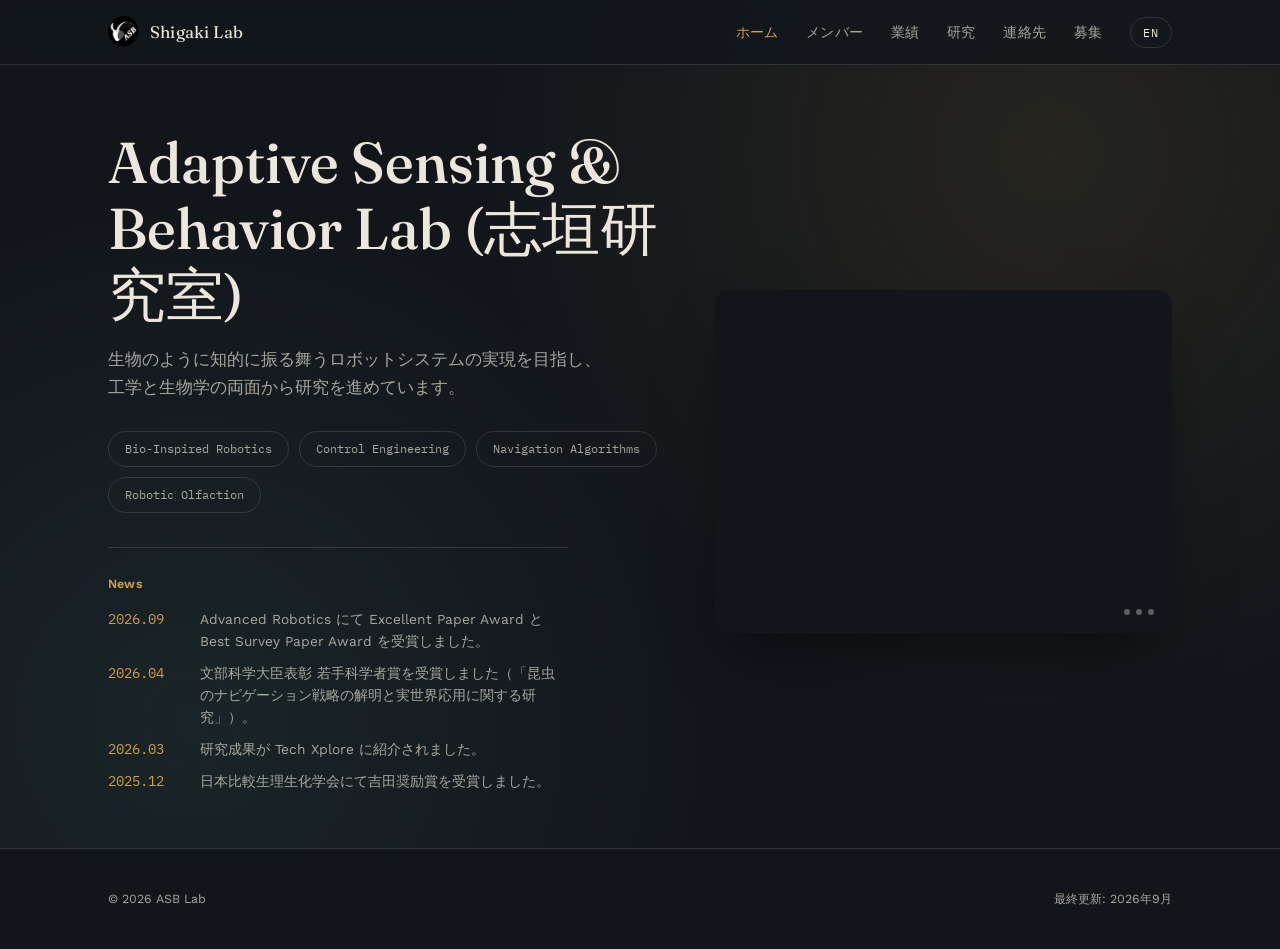
<file: index.html>
<!DOCTYPE html>
<html lang="ja">
<head>
<meta charset="UTF-8">
<meta name="viewport" content="width=device-width, initial-scale=1.0">
<title>ASB Lab</title>
<meta name="description" content="生物のような知的に振る舞うロボットシステムの実現を目指し、工学と生物学の両面から研究を進める志垣俊介（国立情報学研究所）の研究室サイト。">
<link rel="icon" href="assets/logo.png" type="image/png">
<link rel="preconnect" href="https://fonts.googleapis.com">
<link rel="preconnect" href="https://fonts.gstatic.com" crossorigin>
<link href="https://fonts.googleapis.com/css2?family=Fraunces:ital,opsz,wght@0,9..144,300;0,9..144,500;0,9..144,600;1,9..144,500&family=Work+Sans:wght@300;400;500;600;700&family=IBM+Plex+Mono:wght@400;500&display=swap" rel="stylesheet">
<link rel="stylesheet" href="assets/style.css">
</head>

<body class="lang-ja">

<header class="site-nav">
  <div class="nav-inner">
    <div class="brand">
      <img src="assets/logo.png" alt="ASB Lab logo" class="brand-logo">
      <a href="index.html" style="text-decoration:none; color:inherit;"><span>Shigaki Lab</span></a>
    </div>
    <nav class="links" id="navLinks">
      <a href="index.html" class="t-ja nav-active">ホーム</a><a href="index.html" class="t-en nav-active" hidden>Home</a>
      <a href="members.html" class="t-ja">メンバー</a><a href="members.html" class="t-en" hidden>Members</a>
      <a href="publications.html" class="t-ja">業績</a><a href="publications.html" class="t-en" hidden>Publication</a>
      <a href="research.html" class="t-ja">研究</a><a href="research.html" class="t-en" hidden>Research</a>
      <a href="contact.html" class="t-ja">連絡先</a><a href="contact.html" class="t-en" hidden>Contact</a>
      <a href="recruit.html" class="t-ja">募集</a><a href="recruit.html" class="t-en" hidden>Recruit</a>
      <button id="langToggle">EN</button>
    </nav>
    <button id="navToggle" aria-label="menu">☰</button>
  </div>
</header>

<!-- ============ HOME ============ -->
<section class="hero" id="home">
  <div class="wrap hero-inner">
    <div>
      <h1 class="t-ja">Adaptive Sensing & Behavior Lab (志垣研究室)</h1><h1 class="t-en" hidden>Adaptive Sensing & Behavior Lab (Shigaki Lab)</h1>
      <p class="tagline t-ja">生物のように知的に振る舞うロボットシステムの実現を目指し、工学と生物学の両面から研究を進めています。</p>
      <p class="tagline t-en" hidden>Working toward robotic systems that behave as intelligently as living organisms — researching insect-inspired navigation from both engineering and biology.</p>
      <div class="chips">
        <span class="chip">Bio-Inspired Robotics</span>
        <span class="chip">Control Engineering</span>
        <span class="chip">Navigation Algorithms</span>
        <span class="chip">Robotic Olfaction</span>
      </div>

      <div class="hero-news">
        <div class="hero-news-label t-ja">News</div><div class="hero-news-label t-en" hidden>News</div>
        <ul class="news-list">
          <li><time>2026.09</time><span class="t-ja">Advanced Robotics にて Excellent Paper Award と Best Survey Paper Award を受賞しました。</span><span class="t-en" hidden>Received both the Excellent Paper Award and the Best Survey Paper Award from Advanced Robotics.</span></li>
          <li><time>2026.04</time><span class="t-ja">文部科学大臣表彰 若手科学者賞を受賞しました（「昆虫のナビゲーション戦略の解明と実世界応用に関する研究」）。</span><span class="t-en" hidden>Received the MEXT Young Scientists' Award for research on insect navigation strategies and their real-world applications.</span></li>
          <li><time>2026.03</time><span class="t-ja">研究成果が Tech Xplore に紹介されました。</span><span class="t-en" hidden>Our research was featured on Tech Xplore.</span></li>
          <li><time>2025.12</time><span class="t-ja">日本比較生理生化学会にて吉田奨励賞を受賞しました。</span><span class="t-en" hidden>Received the Yoshida Encouragement Award from the Japanese Society for Comparative Physiology and Biochemistry.</span></li>
        </ul>
      </div>
    </div>
    <div class="hero-art">
      <div class="hero-slideshow">
        <img class="slide" src="assets/hero-drone.jpg" alt="Palm-sized odor-tracking quadcopter with onboard sensors">
        <img class="slide" src="assets/hero-quadruped.png" alt="Quadruped robot platform">
        <img class="slide" src="assets/hero-vr.jpg" alt="Virtual reality system for insects with a silkmoth on a servosphere">
        <div class="hero-slideshow-caption">
          <span class="t-ja">手のひらサイズの匂い探索ドローン</span><span class="t-en" hidden>Palm-sized odor-tracking quadcopter</span>
        </div>
        <div class="hero-slideshow-caption">
          <span class="t-ja">四脚ロボットへの知能実装</span><span class="t-en" hidden>Legged robot platform</span>
        </div>
        <div class="hero-slideshow-caption">
          <span class="t-ja">昆虫用バーチャルリアリティ装置</span><span class="t-en" hidden>Virtual reality system for insects</span>
        </div>
        <div class="hero-slideshow-dots"><span></span><span></span><span></span></div>
      </div>
    </div>
  </div>
</section>

<footer>
  <div class="wrap">
    <span>&copy; <span id="year"></span> ASB Lab</span>
    <span class="t-ja">最終更新: 2026年9月</span><span class="t-en" hidden>Last updated: September 2026</span>
  </div>
</footer>

<script src="assets/site.js"></script>
</body>
</html>
</file>
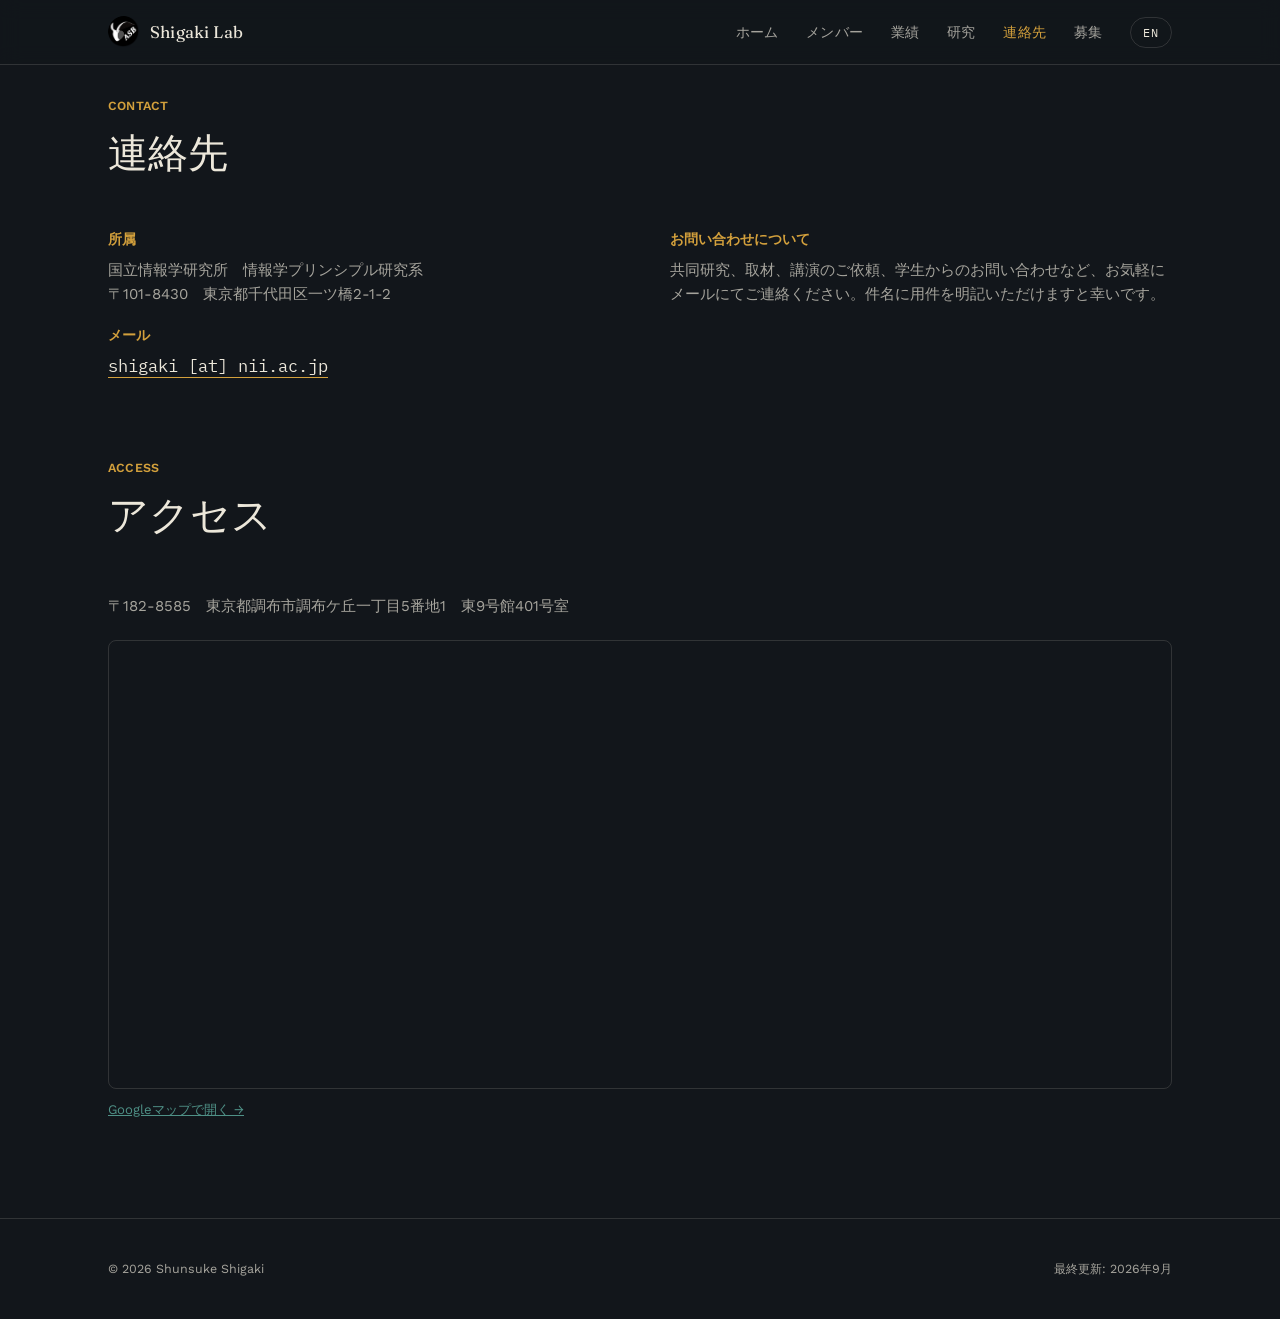
<file: contact.html>
<!DOCTYPE html>
<html lang="ja">
<head>
<meta charset="UTF-8">
<meta name="viewport" content="width=device-width, initial-scale=1.0">
<title>Contact | Shigaki Lab</title>
<meta name="description" content="志垣俊介（国立情報学研究所）への連絡先。">
<link rel="icon" href="assets/logo.png" type="image/png">
<link rel="preconnect" href="https://fonts.googleapis.com">
<link rel="preconnect" href="https://fonts.gstatic.com" crossorigin>
<link href="https://fonts.googleapis.com/css2?family=Fraunces:ital,opsz,wght@0,9..144,300;0,9..144,500;0,9..144,600;1,9..144,500&family=Work+Sans:wght@300;400;500;600;700&family=IBM+Plex+Mono:wght@400;500&display=swap" rel="stylesheet">
<link rel="stylesheet" href="assets/style.css">
</head>

<body class="lang-ja">

<header class="site-nav">
  <div class="nav-inner">
    <div class="brand">
      <img src="assets/logo.png" alt="ASB Lab logo" class="brand-logo">
      <a href="index.html" style="text-decoration:none; color:inherit;"><span>Shigaki Lab</span></a>
    </div>
    <nav class="links" id="navLinks">
      <a href="index.html" class="t-ja">ホーム</a><a href="index.html" class="t-en" hidden>Home</a>
      <a href="members.html" class="t-ja">メンバー</a><a href="members.html" class="t-en" hidden>Members</a>
      <a href="publications.html" class="t-ja">業績</a><a href="publications.html" class="t-en" hidden>Publication</a>
      <a href="research.html" class="t-ja">研究</a><a href="research.html" class="t-en" hidden>Research</a>
      <a href="contact.html" class="t-ja nav-active">連絡先</a><a href="contact.html" class="t-en nav-active" hidden>Contact</a>
      <a href="recruit.html" class="t-ja">募集</a><a href="recruit.html" class="t-en" hidden>Recruit</a>
      <button id="langToggle">EN</button>
    </nav>
    <button id="navToggle" aria-label="menu">☰</button>
  </div>
</header>

<!-- ============ CONTACT ============ -->
<section id="contact">
  <div class="wrap">
    <div class="section-head">
      <div class="eyebrow t-ja">CONTACT</div><div class="eyebrow t-en" hidden>CONTACT</div>
      <h2 class="t-ja">連絡先</h2><h2 class="t-en" hidden>Contact</h2>
    </div>
    <div class="split">
      <div class="contact-block">
        <h4 class="t-ja">所属</h4><h4 class="t-en" hidden>Affiliation</h4>
        <p>
          <span class="t-ja">国立情報学研究所　情報学プリンシプル研究系<br>〒101-8430　東京都千代田区一ツ橋2-1-2</span>
          <span class="t-en" hidden>Principles of Informatics Research Division<br>National Institute of Informatics<br>2-1-2 Hitotsubashi, Chiyoda-ku, Tokyo 101-8430, Japan</span>
        </p>
        <h4 class="t-ja">メール</h4><h4 class="t-en" hidden>Email</h4>
        <p><a class="email" href="mailto:shigaki@nii.ac.jp">shigaki [at] nii.ac.jp</a></p>
      </div>
      <div class="contact-block">
        <h4 class="t-ja">お問い合わせについて</h4><h4 class="t-en" hidden>Getting in Touch</h4>
        <p class="t-ja">共同研究、取材、講演のご依頼、学生からのお問い合わせなど、お気軽にメールにてご連絡ください。件名に用件を明記いただけますと幸いです。</p>
        <p class="t-en" hidden>Feel free to reach out by email regarding potential collaborations, media inquiries, invited talks, or questions from prospective students. Please indicate the topic in the subject line.</p>
      </div>
    </div>

    <div class="section-head" style="margin-top:56px;">
      <div class="eyebrow t-ja">ACCESS</div><div class="eyebrow t-en" hidden>ACCESS</div>
      <h2 class="t-ja">アクセス</h2><h2 class="t-en" hidden>Access</h2>
    </div>
    <div class="contact-block">
      <p>
        <span class="t-ja">〒182-8585　東京都調布市調布ケ丘一丁目5番地1　東9号館401号室</span>
        <span class="t-en" hidden>Building East 9, Room 401, 1-5-1 Chofugaoka, Chofu-shi, Tokyo 182-8585, Japan</span>
      </p>
      <div class="map-embed">
        <iframe src="https://www.google.com/maps?q=35.658549,139.544256&z=17&output=embed" loading="lazy" referrerpolicy="no-referrer-when-downgrade" allowfullscreen title="Access map"></iframe>
      </div>
      <a class="map-link" href="https://maps.app.goo.gl/gNESJnqZzbwxhxom7" target="_blank" rel="noopener">
        <span class="t-ja">Googleマップで開く →</span><span class="t-en" hidden>Open in Google Maps →</span>
      </a>
    </div>
  </div>
</section>

<footer>
  <div class="wrap">
    <span>&copy; <span id="year"></span> Shunsuke Shigaki</span>
    <span class="t-ja">最終更新: 2026年9月</span><span class="t-en" hidden>Last updated: September 2026</span>
  </div>
</footer>

<script src="assets/site.js"></script>
</body>
</html>
</file>
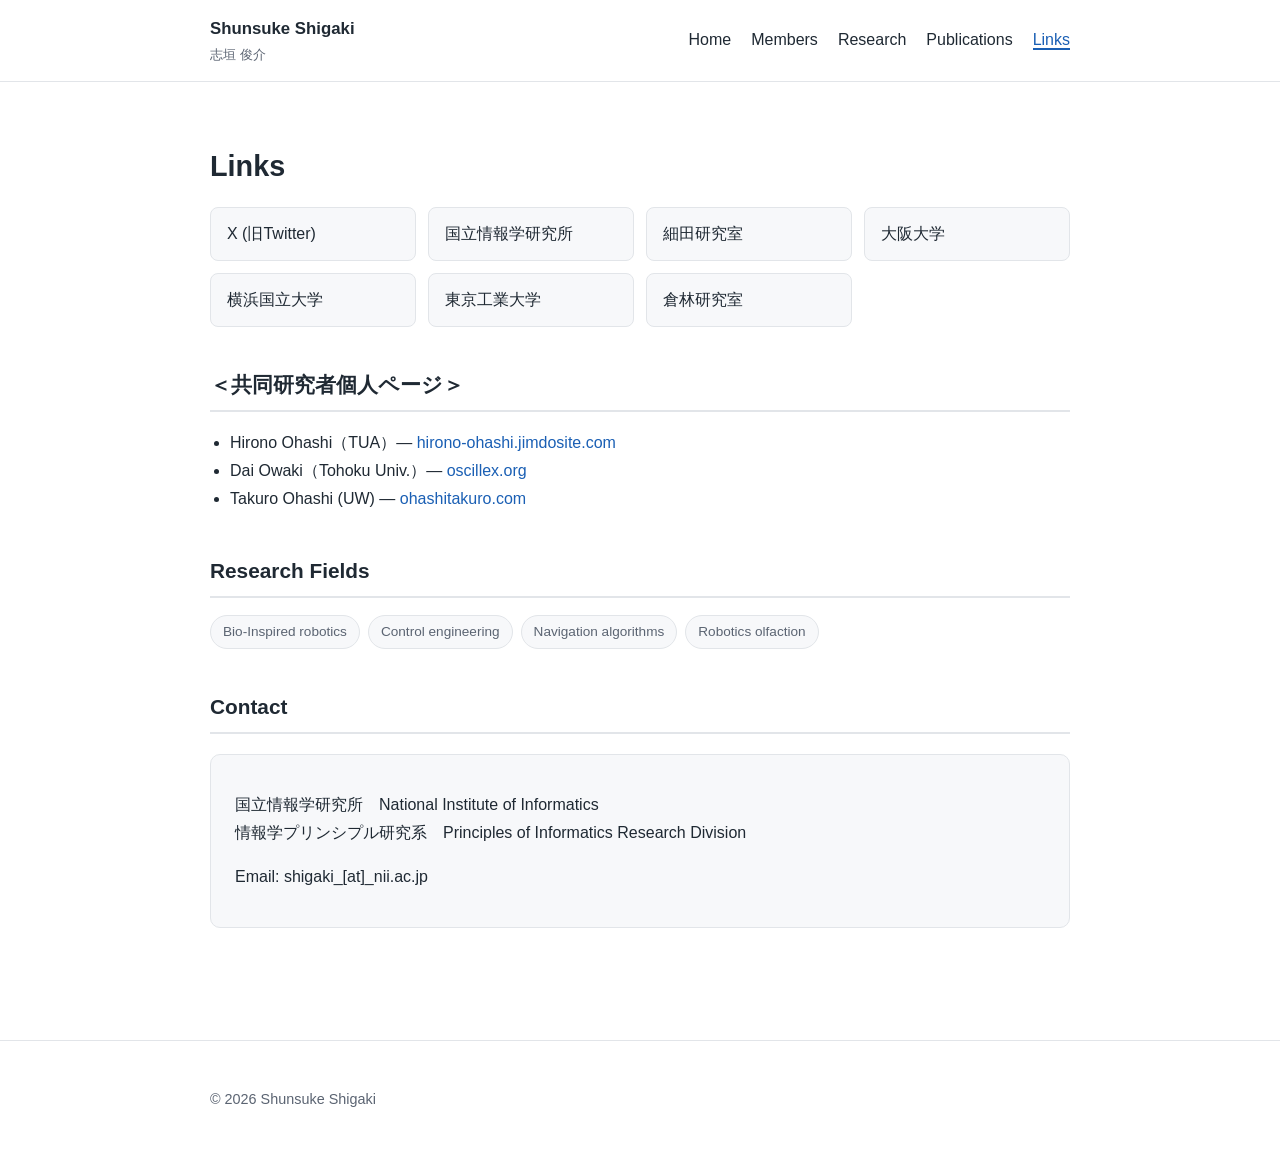
<file: links.html>
<!DOCTYPE html>
<html lang="ja">
<head>
<meta charset="UTF-8">
<meta name="viewport" content="width=device-width, initial-scale=1.0">
<title>Links | Shunsuke Shigaki</title>
<link rel="stylesheet" href="assets/css/style.css">
</head>
<body>
<header class="site-header">
  <div class="site-header-inner">
    <div class="site-title">Shunsuke Shigaki<small>志垣 俊介</small></div>
    <nav class="site-nav">
      <ul>
        <li><a href="index.html">Home</a></li>
        <li><a href="members.html">Members</a></li>
        <li><a href="research.html">Research</a></li>
        <li><a href="publications.html">Publications</a></li>
        <li><a href="links.html" class="active">Links</a></li>
      </ul>
    </nav>
  </div>
</header>

<main>
  <h1>Links</h1>

  <div class="links-grid">
    <a href="https://x.com/asb_lab" target="_blank" rel="noopener">X (旧Twitter)</a>
    <a href="https://www.nii.ac.jp/" target="_blank" rel="noopener">国立情報学研究所</a>
    <a href="http://www-arl.sys.es.osaka-u.ac.jp/index_ja.html" target="_blank" rel="noopener">細田研究室</a>
    <a href="https://www.osaka-u.ac.jp/ja" target="_blank" rel="noopener">大阪大学</a>
    <a href="http://www.ynu.ac.jp/" target="_blank" rel="noopener">横浜国立大学</a>
    <a href="http://www.titech.ac.jp/" target="_blank" rel="noopener">東京工業大学</a>
    <a href="http://www.irs.ctrl.titech.ac.jp/" target="_blank" rel="noopener">倉林研究室</a>
  </div>

  <h2>＜共同研究者個人ページ＞</h2>
  <ul class="collab-list">
    <li>Hirono Ohashi（TUA）— <a href="https://hirono-ohashi.jimdosite.com/" target="_blank" rel="noopener">hirono-ohashi.jimdosite.com</a></li>
    <li>Dai Owaki（Tohoku Univ.）— <a href="http://oscillex.org/" target="_blank" rel="noopener">oscillex.org</a></li>
    <li>Takuro Ohashi (UW) — <a href="https://ohashitakuro.com/" target="_blank" rel="noopener">ohashitakuro.com</a></li>
  </ul>

  <h2>Research Fields</h2>
  <div class="field-tags">
    <span>Bio-Inspired robotics</span>
    <span>Control engineering</span>
    <span>Navigation algorithms</span>
    <span>Robotics olfaction</span>
  </div>

  <h2>Contact</h2>
  <div class="card">
    <p>
      国立情報学研究所　National Institute of Informatics<br>
      情報学プリンシプル研究系　Principles of Informatics Research Division
    </p>
    <p>Email: shigaki_[at]_nii.ac.jp</p>
  </div>
</main>

<footer class="site-footer">
  <div class="site-footer-inner">
    <p>&copy; <span id="year"></span> Shunsuke Shigaki</p>
  </div>
</footer>
<script>document.getElementById('year').textContent = new Date().getFullYear();</script>
</body>
</html>
</file>
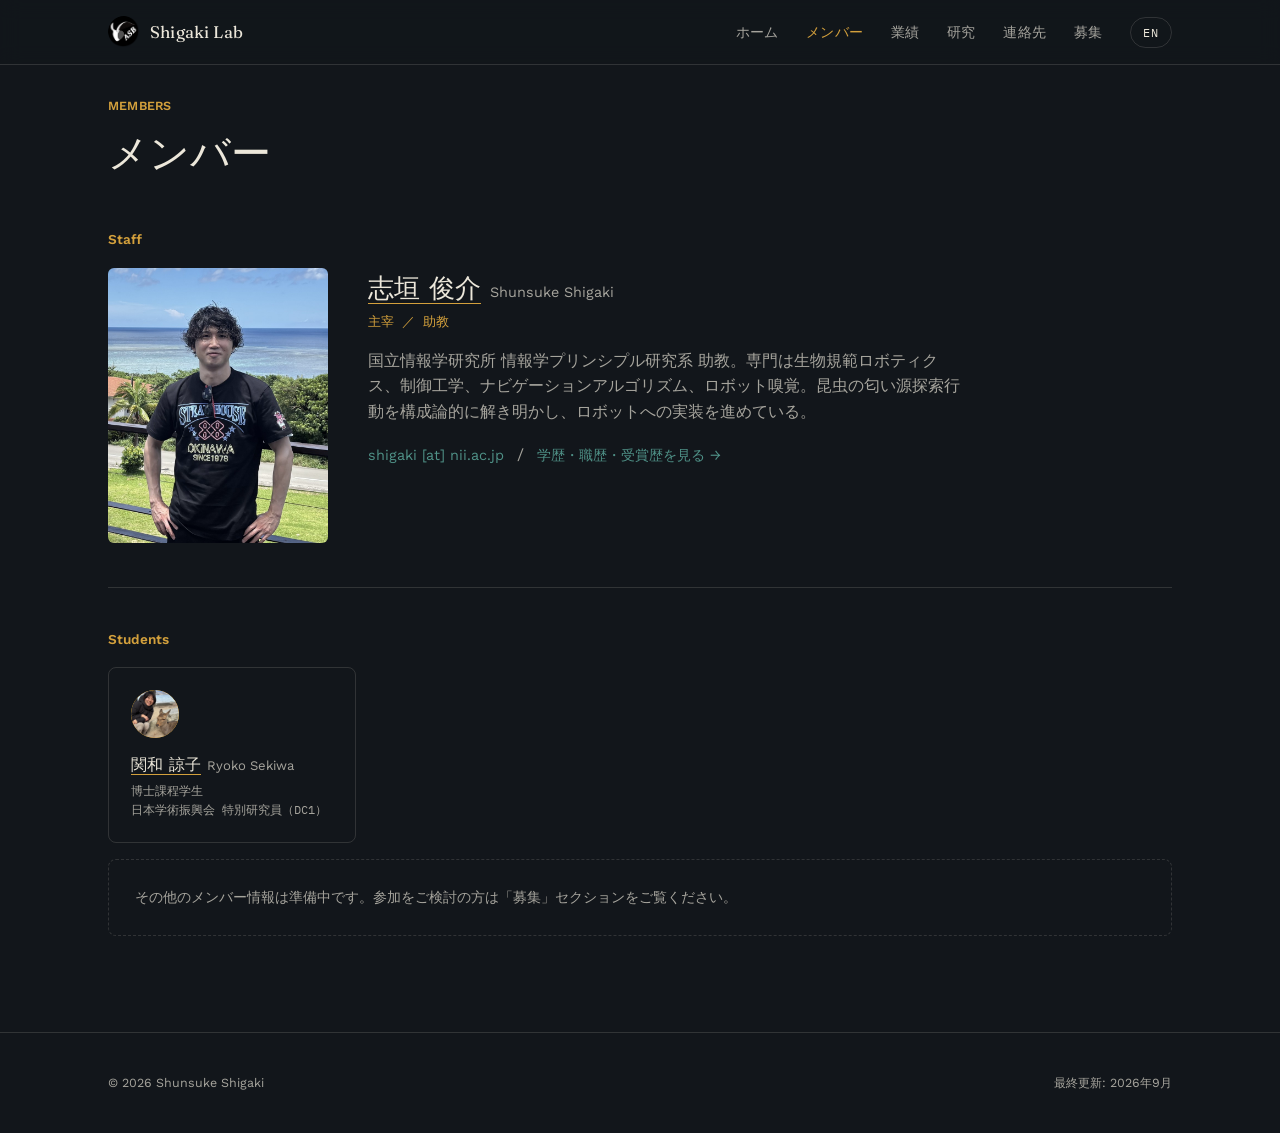
<file: members.html>
<!DOCTYPE html>
<html lang="ja">
<head>
<meta charset="UTF-8">
<meta name="viewport" content="width=device-width, initial-scale=1.0">
<title>Members | Shigaki Lab</title>
<meta name="description" content="志垣研究室のメンバー紹介。主宰 志垣俊介、博士課程学生 関和諒子。">
<link rel="icon" href="assets/logo.png" type="image/png">
<link rel="preconnect" href="https://fonts.googleapis.com">
<link rel="preconnect" href="https://fonts.gstatic.com" crossorigin>
<link href="https://fonts.googleapis.com/css2?family=Fraunces:ital,opsz,wght@0,9..144,300;0,9..144,500;0,9..144,600;1,9..144,500&family=Work+Sans:wght@300;400;500;600;700&family=IBM+Plex+Mono:wght@400;500&display=swap" rel="stylesheet">
<link rel="stylesheet" href="assets/style.css">
</head>

<body class="lang-ja">

<header class="site-nav">
  <div class="nav-inner">
    <div class="brand">
      <img src="assets/logo.png" alt="ASB Lab logo" class="brand-logo">
      <a href="index.html" style="text-decoration:none; color:inherit;"><span>Shigaki Lab</span></a>
    </div>
    <nav class="links" id="navLinks">
      <a href="index.html" class="t-ja">ホーム</a><a href="index.html" class="t-en" hidden>Home</a>
      <a href="members.html" class="t-ja nav-active">メンバー</a><a href="members.html" class="t-en nav-active" hidden>Members</a>
      <a href="publications.html" class="t-ja">業績</a><a href="publications.html" class="t-en" hidden>Publication</a>
      <a href="research.html" class="t-ja">研究</a><a href="research.html" class="t-en" hidden>Research</a>
      <a href="contact.html" class="t-ja">連絡先</a><a href="contact.html" class="t-en" hidden>Contact</a>
      <a href="recruit.html" class="t-ja">募集</a><a href="recruit.html" class="t-en" hidden>Recruit</a>
      <button id="langToggle">EN</button>
    </nav>
    <button id="navToggle" aria-label="menu">☰</button>
  </div>
</header>

<!-- ============ MEMBERS ============ -->
<section id="members">
  <div class="wrap">
    <div class="section-head">
      <div class="eyebrow t-ja">MEMBERS</div><div class="eyebrow t-en" hidden>MEMBERS</div>
      <h2 class="t-ja">メンバー</h2><h2 class="t-en" hidden>Members</h2>
    </div>

    <h4 class="member-group-label t-ja">Staff</h4>
    <h4 class="member-group-label t-en" hidden>Staff</h4>

    <div class="pi-card">
      <img src="assets/shigaki.jpg" alt="Shunsuke Shigaki">
      <div>
        <div class="pi-name"><a href="members/shigaki.html" class="member-link">志垣 俊介</a> <span style="font-size:0.9rem; color:var(--text-light-dim);">Shunsuke Shigaki</span></div>
        <div class="pi-title t-ja">主宰 ／ 助教</div>
        <div class="pi-title t-en" hidden>Principal Investigator / Assistant Professor</div>
        <p class="pi-bio t-ja">国立情報学研究所 情報学プリンシプル研究系 助教。専門は生物規範ロボティクス、制御工学、ナビゲーションアルゴリズム、ロボット嗅覚。昆虫の匂い源探索行動を構成論的に解き明かし、ロボットへの実装を進めている。</p>
        <p class="pi-bio t-en" hidden>Assistant Professor, Principles of Informatics Research Division, National Institute of Informatics, and PRESTO Researcher, JST. Works on bio-inspired robotics, control engineering, navigation algorithms, and robotic olfaction, elucidating insect odor-source-tracing behavior through a constructive approach and implementing it on robots.</p>
        <div class="pi-contact">
          <a href="mailto:shigaki@nii.ac.jp">shigaki [at] nii.ac.jp</a>
          <span style="margin:0 8px; color:var(--text-light-dim);">/</span>
          <a href="members/shigaki.html" class="t-ja">学歴・職歴・受賞歴を見る →</a><a href="members/shigaki.html" class="t-en" hidden>View education, career &amp; awards →</a>
        </div>
      </div>
    </div>

    <h4 class="member-group-label t-ja" style="margin-top:40px;">Students</h4>
    <h4 class="member-group-label t-en" hidden style="margin-top:40px;">Students</h4>
    <div class="student-grid">
      <div class="student-card">
        <div class="student-avatar"><img src="assets/sekiwa-deer.jpg" alt="Ryoko Sekiwa"></div>
        <div class="student-name"><a href="members/sekiwa.html" class="member-link">関和 諒子</a> <span style="font-size:0.82rem; color:var(--text-light-dim);">Ryoko Sekiwa</span></div>
        <div class="student-role t-ja">博士課程学生<br>日本学術振興会 特別研究員（DC1）</div>
        <div class="student-role t-en" hidden>PhD Student<br>JSPS Research Fellowship for Young Scientists (DC1)</div>
      </div>
    </div>

    <div class="member-placeholder">
      <span class="t-ja">その他のメンバー情報は準備中です。参加をご検討の方は「募集」セクションをご覧ください。</span>
      <span class="t-en" hidden>Additional member profiles will be added soon. If you're interested in joining, see the Recruit section below.</span>
    </div>
  </div>
</section>

<footer>
  <div class="wrap">
    <span>&copy; <span id="year"></span> Shunsuke Shigaki</span>
    <span class="t-ja">最終更新: 2026年9月</span><span class="t-en" hidden>Last updated: September 2026</span>
  </div>
</footer>

<script src="assets/site.js"></script>
</body>
</html>
</file>
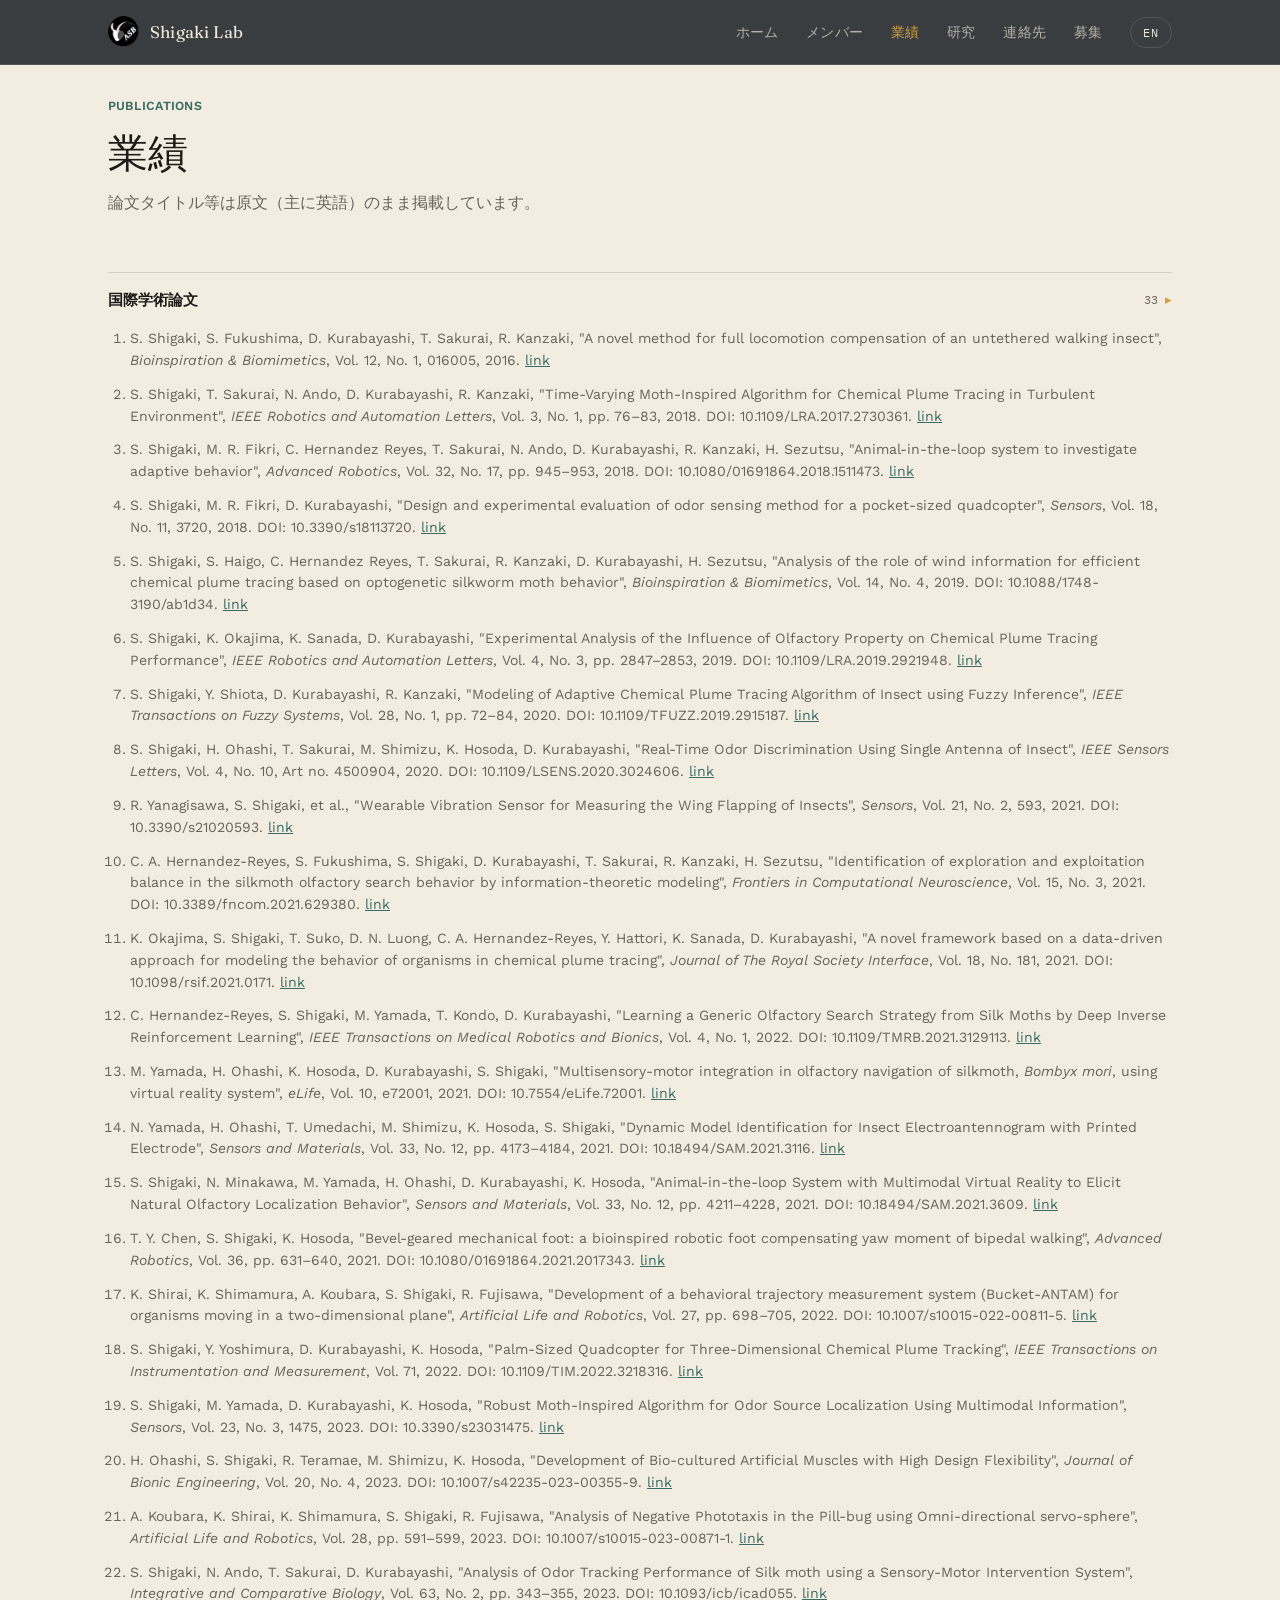
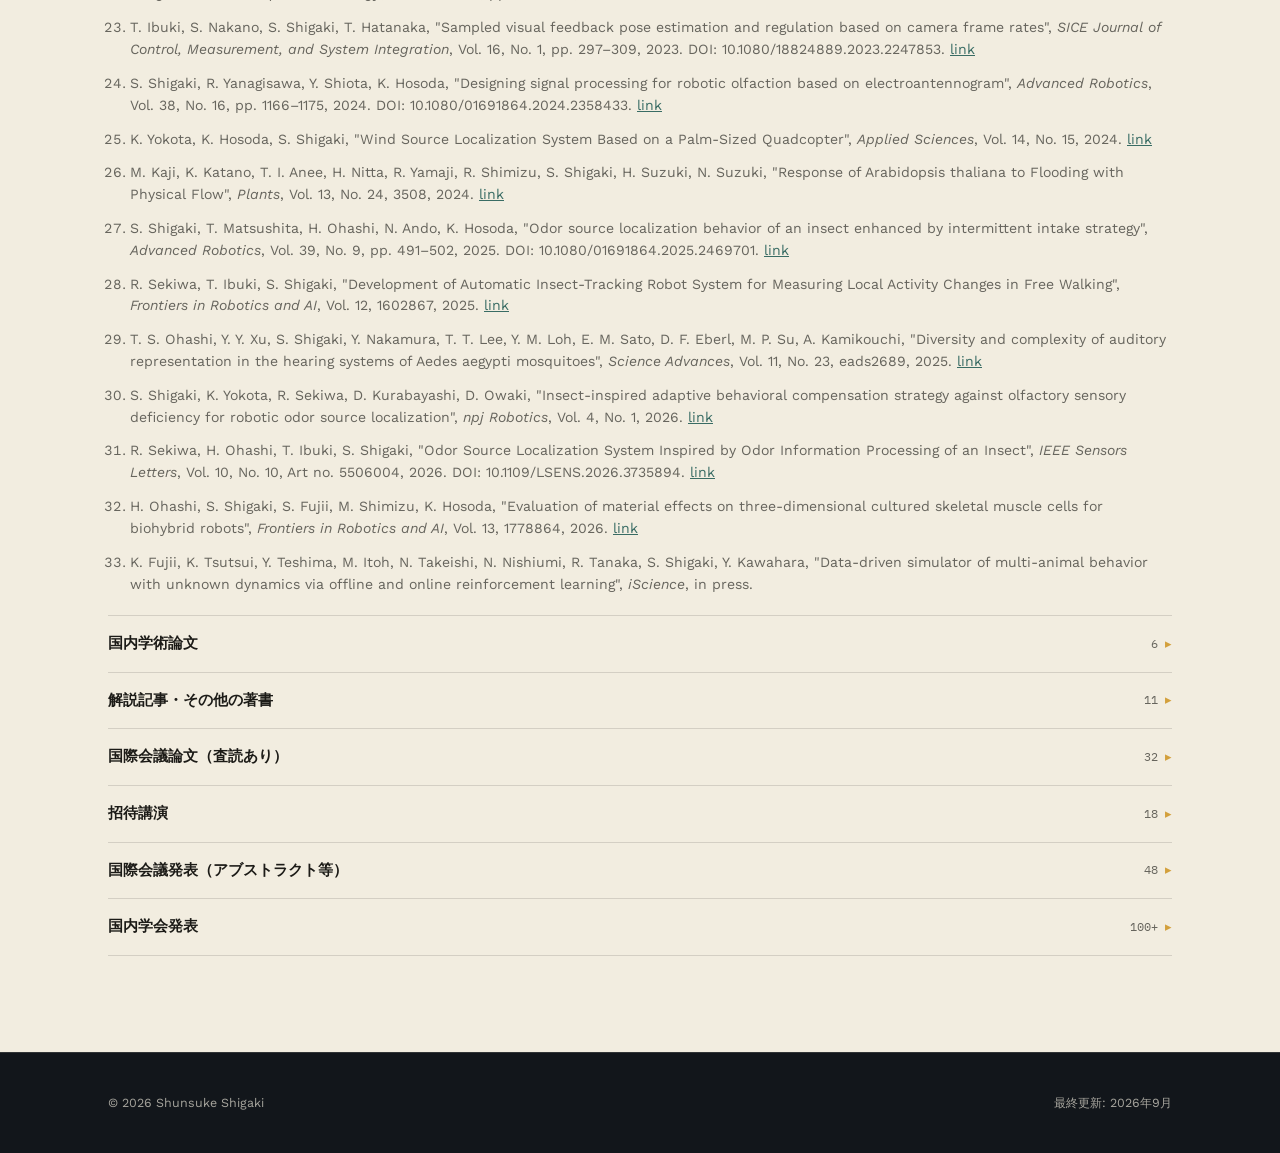
<file: publications.html>
<!DOCTYPE html>
<html lang="ja">
<head>
<meta charset="UTF-8">
<meta name="viewport" content="width=device-width, initial-scale=1.0">
<title>Publications | Shigaki Lab</title>
<meta name="description" content="志垣俊介の国際学術論文・国内学術論文・著書・国際会議論文・招待講演・学会発表一覧。">
<link rel="icon" href="assets/logo.png" type="image/png">
<link rel="preconnect" href="https://fonts.googleapis.com">
<link rel="preconnect" href="https://fonts.gstatic.com" crossorigin>
<link href="https://fonts.googleapis.com/css2?family=Fraunces:ital,opsz,wght@0,9..144,300;0,9..144,500;0,9..144,600;1,9..144,500&family=Work+Sans:wght@300;400;500;600;700&family=IBM+Plex+Mono:wght@400;500&display=swap" rel="stylesheet">
<link rel="stylesheet" href="assets/style.css">
</head>

<body class="lang-ja">

<header class="site-nav">
  <div class="nav-inner">
    <div class="brand">
      <img src="assets/logo.png" alt="ASB Lab logo" class="brand-logo">
      <a href="index.html" style="text-decoration:none; color:inherit;"><span>Shigaki Lab</span></a>
    </div>
    <nav class="links" id="navLinks">
      <a href="index.html" class="t-ja">ホーム</a><a href="index.html" class="t-en" hidden>Home</a>
      <a href="members.html" class="t-ja">メンバー</a><a href="members.html" class="t-en" hidden>Members</a>
      <a href="publications.html" class="t-ja nav-active">業績</a><a href="publications.html" class="t-en nav-active" hidden>Publication</a>
      <a href="research.html" class="t-ja">研究</a><a href="research.html" class="t-en" hidden>Research</a>
      <a href="contact.html" class="t-ja">連絡先</a><a href="contact.html" class="t-en" hidden>Contact</a>
      <a href="recruit.html" class="t-ja">募集</a><a href="recruit.html" class="t-en" hidden>Recruit</a>
      <button id="langToggle">EN</button>
    </nav>
    <button id="navToggle" aria-label="menu">☰</button>
  </div>
</header>

<!-- ============ PUBLICATIONS ============ -->
<section class="paper" id="publications">
  <div class="wrap">
    <div class="section-head">
      <div class="eyebrow t-ja">PUBLICATIONS</div><div class="eyebrow t-en" hidden>PUBLICATIONS</div>
      <h2 class="t-ja">業績</h2><h2 class="t-en" hidden>Publications</h2>
      <p class="t-ja">論文タイトル等は原文（主に英語）のまま掲載しています。</p>
      <p class="t-en" hidden>Titles are listed as originally published (mostly in English).</p>
    </div>

    <details open>
      <summary><span><span class="t-ja">国際学術論文</span><span class="t-en" hidden>International Journal Papers</span></span><span class="count">33 <span class="arrow">▸</span></span></summary>
      <ol class="pub-list">
        <li>S. Shigaki, S. Fukushima, D. Kurabayashi, T. Sakurai, R. Kanzaki, "A novel method for full locomotion compensation of an untethered walking insect", <em>Bioinspiration &amp; Biomimetics</em>, Vol. 12, No. 1, 016005, 2016. <a href="http://iopscience.iop.org/article/10.1088/1748-3190/12/1/016005" target="_blank" rel="noopener">link</a></li>
        <li>S. Shigaki, T. Sakurai, N. Ando, D. Kurabayashi, R. Kanzaki, "Time-Varying Moth-Inspired Algorithm for Chemical Plume Tracing in Turbulent Environment", <em>IEEE Robotics and Automation Letters</em>, Vol. 3, No. 1, pp. 76–83, 2018. DOI: 10.1109/LRA.2017.2730361. <a href="http://ieeexplore.ieee.org/abstract/document/7987788/" target="_blank" rel="noopener">link</a></li>
        <li>S. Shigaki, M. R. Fikri, C. Hernandez Reyes, T. Sakurai, N. Ando, D. Kurabayashi, R. Kanzaki, H. Sezutsu, "Animal-in-the-loop system to investigate adaptive behavior", <em>Advanced Robotics</em>, Vol. 32, No. 17, pp. 945–953, 2018. DOI: 10.1080/01691864.2018.1511473. <a href="https://www.tandfonline.com/doi/full/10.1080/01691864.2018.1511473" target="_blank" rel="noopener">link</a></li>
        <li>S. Shigaki, M. R. Fikri, D. Kurabayashi, "Design and experimental evaluation of odor sensing method for a pocket-sized quadcopter", <em>Sensors</em>, Vol. 18, No. 11, 3720, 2018. DOI: 10.3390/s18113720. <a href="https://www.mdpi.com/1424-8220/18/11/3720" target="_blank" rel="noopener">link</a></li>
        <li>S. Shigaki, S. Haigo, C. Hernandez Reyes, T. Sakurai, R. Kanzaki, D. Kurabayashi, H. Sezutsu, "Analysis of the role of wind information for efficient chemical plume tracing based on optogenetic silkworm moth behavior", <em>Bioinspiration &amp; Biomimetics</em>, Vol. 14, No. 4, 2019. DOI: 10.1088/1748-3190/ab1d34. <a href="https://iopscience.iop.org/article/10.1088/1748-3190/ab1d34" target="_blank" rel="noopener">link</a></li>
        <li>S. Shigaki, K. Okajima, K. Sanada, D. Kurabayashi, "Experimental Analysis of the Influence of Olfactory Property on Chemical Plume Tracing Performance", <em>IEEE Robotics and Automation Letters</em>, Vol. 4, No. 3, pp. 2847–2853, 2019. DOI: 10.1109/LRA.2019.2921948. <a href="https://ieeexplore.ieee.org/abstract/document/8733896" target="_blank" rel="noopener">link</a></li>
        <li>S. Shigaki, Y. Shiota, D. Kurabayashi, R. Kanzaki, "Modeling of Adaptive Chemical Plume Tracing Algorithm of Insect using Fuzzy Inference", <em>IEEE Transactions on Fuzzy Systems</em>, Vol. 28, No. 1, pp. 72–84, 2020. DOI: 10.1109/TFUZZ.2019.2915187. <a href="https://ieeexplore.ieee.org/document/8707074" target="_blank" rel="noopener">link</a></li>
        <li>S. Shigaki, H. Ohashi, T. Sakurai, M. Shimizu, K. Hosoda, D. Kurabayashi, "Real-Time Odor Discrimination Using Single Antenna of Insect", <em>IEEE Sensors Letters</em>, Vol. 4, No. 10, Art no. 4500904, 2020. DOI: 10.1109/LSENS.2020.3024606. <a href="https://ieeexplore.ieee.org/document/9200800" target="_blank" rel="noopener">link</a></li>
        <li>R. Yanagisawa, S. Shigaki, et al., "Wearable Vibration Sensor for Measuring the Wing Flapping of Insects", <em>Sensors</em>, Vol. 21, No. 2, 593, 2021. DOI: 10.3390/s21020593. <a href="https://www.mdpi.com/1424-8220/21/2/593" target="_blank" rel="noopener">link</a></li>
        <li>C. A. Hernandez-Reyes, S. Fukushima, S. Shigaki, D. Kurabayashi, T. Sakurai, R. Kanzaki, H. Sezutsu, "Identification of exploration and exploitation balance in the silkmoth olfactory search behavior by information-theoretic modeling", <em>Frontiers in Computational Neuroscience</em>, Vol. 15, No. 3, 2021. DOI: 10.3389/fncom.2021.629380. <a href="https://www.frontiersin.org/articles/10.3389/fncom.2021.629380/full" target="_blank" rel="noopener">link</a></li>
        <li>K. Okajima, S. Shigaki, T. Suko, D. N. Luong, C. A. Hernandez-Reyes, Y. Hattori, K. Sanada, D. Kurabayashi, "A novel framework based on a data-driven approach for modeling the behavior of organisms in chemical plume tracing", <em>Journal of The Royal Society Interface</em>, Vol. 18, No. 181, 2021. DOI: 10.1098/rsif.2021.0171. <a href="https://royalsocietypublishing.org/doi/10.1098/rsif.2021.0171" target="_blank" rel="noopener">link</a></li>
        <li>C. Hernandez-Reyes, S. Shigaki, M. Yamada, T. Kondo, D. Kurabayashi, "Learning a Generic Olfactory Search Strategy from Silk Moths by Deep Inverse Reinforcement Learning", <em>IEEE Transactions on Medical Robotics and Bionics</em>, Vol. 4, No. 1, 2022. DOI: 10.1109/TMRB.2021.3129113. <a href="https://ieeexplore.ieee.org/document/9619462" target="_blank" rel="noopener">link</a></li>
        <li>M. Yamada, H. Ohashi, K. Hosoda, D. Kurabayashi, S. Shigaki, "Multisensory-motor integration in olfactory navigation of silkmoth, <em>Bombyx mori</em>, using virtual reality system", <em>eLife</em>, Vol. 10, e72001, 2021. DOI: 10.7554/eLife.72001. <a href="https://elifesciences.org/articles/72001" target="_blank" rel="noopener">link</a></li>
        <li>N. Yamada, H. Ohashi, T. Umedachi, M. Shimizu, K. Hosoda, S. Shigaki, "Dynamic Model Identification for Insect Electroantennogram with Printed Electrode", <em>Sensors and Materials</em>, Vol. 33, No. 12, pp. 4173–4184, 2021. DOI: 10.18494/SAM.2021.3116. <a href="https://myukk.org/SM2017/article.php?ss=3116" target="_blank" rel="noopener">link</a></li>
        <li>S. Shigaki, N. Minakawa, M. Yamada, H. Ohashi, D. Kurabayashi, K. Hosoda, "Animal-in-the-loop System with Multimodal Virtual Reality to Elicit Natural Olfactory Localization Behavior", <em>Sensors and Materials</em>, Vol. 33, No. 12, pp. 4211–4228, 2021. DOI: 10.18494/SAM.2021.3609. <a href="https://myukk.org/SM2017/article.php?ss=3609" target="_blank" rel="noopener">link</a></li>
        <li>T. Y. Chen, S. Shigaki, K. Hosoda, "Bevel-geared mechanical foot: a bioinspired robotic foot compensating yaw moment of bipedal walking", <em>Advanced Robotics</em>, Vol. 36, pp. 631–640, 2021. DOI: 10.1080/01691864.2021.2017343. <a href="https://www.tandfonline.com/doi/citedby/10.1080/01691864.2021.2017343" target="_blank" rel="noopener">link</a></li>
        <li>K. Shirai, K. Shimamura, A. Koubara, S. Shigaki, R. Fujisawa, "Development of a behavioral trajectory measurement system (Bucket-ANTAM) for organisms moving in a two-dimensional plane", <em>Artificial Life and Robotics</em>, Vol. 27, pp. 698–705, 2022. DOI: 10.1007/s10015-022-00811-5. <a href="https://link.springer.com/article/10.1007/s10015-022-00811-5" target="_blank" rel="noopener">link</a></li>
        <li>S. Shigaki, Y. Yoshimura, D. Kurabayashi, K. Hosoda, "Palm-Sized Quadcopter for Three-Dimensional Chemical Plume Tracking", <em>IEEE Transactions on Instrumentation and Measurement</em>, Vol. 71, 2022. DOI: 10.1109/TIM.2022.3218316. <a href="https://ieeexplore.ieee.org/document/9933476" target="_blank" rel="noopener">link</a></li>
        <li>S. Shigaki, M. Yamada, D. Kurabayashi, K. Hosoda, "Robust Moth-Inspired Algorithm for Odor Source Localization Using Multimodal Information", <em>Sensors</em>, Vol. 23, No. 3, 1475, 2023. DOI: 10.3390/s23031475. <a href="https://www.mdpi.com/1424-8220/23/3/1475" target="_blank" rel="noopener">link</a></li>
        <li>H. Ohashi, S. Shigaki, R. Teramae, M. Shimizu, K. Hosoda, "Development of Bio-cultured Artificial Muscles with High Design Flexibility", <em>Journal of Bionic Engineering</em>, Vol. 20, No. 4, 2023. DOI: 10.1007/s42235-023-00355-9. <a href="https://link.springer.com/article/10.1007/s42235-023-00355-9" target="_blank" rel="noopener">link</a></li>
        <li>A. Koubara, K. Shirai, K. Shimamura, S. Shigaki, R. Fujisawa, "Analysis of Negative Phototaxis in the Pill-bug using Omni-directional servo-sphere", <em>Artificial Life and Robotics</em>, Vol. 28, pp. 591–599, 2023. DOI: 10.1007/s10015-023-00871-1. <a href="https://link.springer.com/article/10.1007/s10015-023-00871-1" target="_blank" rel="noopener">link</a></li>
        <li>S. Shigaki, N. Ando, T. Sakurai, D. Kurabayashi, "Analysis of Odor Tracking Performance of Silk moth using a Sensory-Motor Intervention System", <em>Integrative and Comparative Biology</em>, Vol. 63, No. 2, pp. 343–355, 2023. DOI: 10.1093/icb/icad055. <a href="https://academic.oup.com/icb/advance-article/doi/10.1093/icb/icad055/7191257" target="_blank" rel="noopener">link</a></li>
        <li>T. Ibuki, S. Nakano, S. Shigaki, T. Hatanaka, "Sampled visual feedback pose estimation and regulation based on camera frame rates", <em>SICE Journal of Control, Measurement, and System Integration</em>, Vol. 16, No. 1, pp. 297–309, 2023. DOI: 10.1080/18824889.2023.2247853. <a href="https://www.tandfonline.com/doi/full/10.1080/18824889.2023.2247853" target="_blank" rel="noopener">link</a></li>
        <li>S. Shigaki, R. Yanagisawa, Y. Shiota, K. Hosoda, "Designing signal processing for robotic olfaction based on electroantennogram", <em>Advanced Robotics</em>, Vol. 38, No. 16, pp. 1166–1175, 2024. DOI: 10.1080/01691864.2024.2358433. <a href="https://www.tandfonline.com/doi/full/10.1080/01691864.2024.2358433" target="_blank" rel="noopener">link</a></li>
        <li>K. Yokota, K. Hosoda, S. Shigaki, "Wind Source Localization System Based on a Palm-Sized Quadcopter", <em>Applied Sciences</em>, Vol. 14, No. 15, 2024. <a href="https://www.mdpi.com/2076-3417/14/15/6425" target="_blank" rel="noopener">link</a></li>
        <li>M. Kaji, K. Katano, T. I. Anee, H. Nitta, R. Yamaji, R. Shimizu, S. Shigaki, H. Suzuki, N. Suzuki, "Response of Arabidopsis thaliana to Flooding with Physical Flow", <em>Plants</em>, Vol. 13, No. 24, 3508, 2024. <a href="https://www.mdpi.com/2223-7747/13/24/3508" target="_blank" rel="noopener">link</a></li>
        <li>S. Shigaki, T. Matsushita, H. Ohashi, N. Ando, K. Hosoda, "Odor source localization behavior of an insect enhanced by intermittent intake strategy", <em>Advanced Robotics</em>, Vol. 39, No. 9, pp. 491–502, 2025. DOI: 10.1080/01691864.2025.2469701. <a href="https://www.tandfonline.com/doi/full/10.1080/01691864.2025.2469701" target="_blank" rel="noopener">link</a></li>
        <li>R. Sekiwa, T. Ibuki, S. Shigaki, "Development of Automatic Insect-Tracking Robot System for Measuring Local Activity Changes in Free Walking", <em>Frontiers in Robotics and AI</em>, Vol. 12, 1602867, 2025. <a href="https://www.frontiersin.org/journals/robotics-and-ai/articles/10.3389/frobt.2025.1602867/full" target="_blank" rel="noopener">link</a></li>
        <li>T. S. Ohashi, Y. Y. Xu, S. Shigaki, Y. Nakamura, T. T. Lee, Y. M. Loh, E. M. Sato, D. F. Eberl, M. P. Su, A. Kamikouchi, "Diversity and complexity of auditory representation in the hearing systems of Aedes aegypti mosquitoes", <em>Science Advances</em>, Vol. 11, No. 23, eads2689, 2025. <a href="https://www.science.org/doi/full/10.1126/sciadv.ads2689" target="_blank" rel="noopener">link</a></li>
        <li>S. Shigaki, K. Yokota, R. Sekiwa, D. Kurabayashi, D. Owaki, "Insect-inspired adaptive behavioral compensation strategy against olfactory sensory deficiency for robotic odor source localization", <em>npj Robotics</em>, Vol. 4, No. 1, 2026. <a href="https://www.nature.com/articles/s44182-026-00080-5" target="_blank" rel="noopener">link</a></li>
        <li>R. Sekiwa, H. Ohashi, T. Ibuki, S. Shigaki, "Odor Source Localization System Inspired by Odor Information Processing of an Insect", <em>IEEE Sensors Letters</em>, Vol. 10, No. 10, Art no. 5506004, 2026. DOI: 10.1109/LSENS.2026.3735894. <a href="https://doi.org/10.1109/LSENS.2026.3735894" target="_blank" rel="noopener">link</a></li>
        <li>H. Ohashi, S. Shigaki, S. Fujii, M. Shimizu, K. Hosoda, "Evaluation of material effects on three-dimensional cultured skeletal muscle cells for biohybrid robots", <em>Frontiers in Robotics and AI</em>, Vol. 13, 1778864, 2026. <a href="https://www.frontiersin.org/journals/robotics-and-ai/articles/10.3389/frobt.2026.1778864/full" target="_blank" rel="noopener">link</a></li>
        <li>K. Fujii, K. Tsutsui, Y. Teshima, M. Itoh, N. Takeishi, N. Nishiumi, R. Tanaka, S. Shigaki, Y. Kawahara, "Data-driven simulator of multi-animal behavior with unknown dynamics via offline and online reinforcement learning", <em>iScience</em>, in press.</li>
      </ol>
    </details>

    <details>
      <summary><span><span class="t-ja">国内学術論文</span><span class="t-en" hidden>Domestic Journal Papers</span></span><span class="count">6 <span class="arrow">▸</span></span></summary>
      <ol class="pub-list">
        <li>志垣俊介，福島俊平，峯岸諒，倉林大輔，神崎亮平，"カイコガ行動計測のための3自由度サーボスフィアの構築"，日本機械学会論文集，Vol. 80, No. 813, 2014. <a href="https://www.jstage.jst.go.jp/article/transjsme/80/813/80_2014dr0131/_article/-char/ja/" target="_blank" rel="noopener">link</a></li>
        <li>吉原拓実，志垣俊介，倉林大輔，"化学物質探索行動における気流環境に応じた吸気積極性の実験的検討"，日本機械学会論文集，Vol. 83, No. 853, p. 17-00108, 2017. <a href="https://www.jstage.jst.go.jp/article/transjsme/advpub/0/advpub_17-00108/_article/-char/ja/" target="_blank" rel="noopener">link</a></li>
        <li>鈴木洋之，鈴木伸洋，志垣俊介，Sim Joongeun，阿部里菜，新田大史，山次亮太朗，"流れによるストレスで生じる植物の生育および分子生物学的応答に基づく水理量推定の可能性"，土木学会論文集B1（水工学），Vol. 75, No. 1, pp. 130–137, 2019. <a href="https://www.jstage.jst.go.jp/article/jscejhe/75/1/75_130/_article/-char/ja/" target="_blank" rel="noopener">link</a></li>
        <li>川野雄基，大槻圭一，阿部真人，永谷直久，志垣俊介，藤澤隆介，"昆虫用運動補償装置を用いたオカダンゴムシの走光性の評価"，システム制御情報学会論文誌，Vol. 33, No. 3, pp. 67–76, 2020.</li>
        <li>岡島慶，志垣俊介，眞田一志，倉林大輔，"フリックによる可変式サンプリングを導入した自律移動ロボットによる匂い源探索"，日本機械学会論文集，Vol. 86, No. 887, pp. 19-00340, 2020. <a href="https://www.jstage.jst.go.jp/article/transjsme/86/887/86_19-00340/_pdf/-char/ja" target="_blank" rel="noopener">link</a></li>
        <li>神原章博，富永歩，志垣俊介，林英治，藤澤隆介，"CNNの深層学習を用いた樹皮画像によるスギ・ヒノキの分類の実現"，森林利用学会誌，Vol. 36, No. 1, 2021. <a href="https://www.jstage.jst.go.jp/article/jjfes/36/1/36_36.5/_article/-char/ja" target="_blank" rel="noopener">link</a></li>
      </ol>
    </details>

    <details>
      <summary><span><span class="t-ja">解説記事・その他の著書</span><span class="t-en" hidden>Review Articles &amp; Book Chapters</span></span><span class="count">11 <span class="arrow">▸</span></span></summary>
      <ol class="pub-list">
        <li>志垣俊介，倉林大輔，"カイコガの適応的匂い源探索アルゴリズムのモデル化とロボットシステムへの実装に向けて"，昆虫と自然，ニューサイエンス社，Vol. 53, No. 13, pp. 36–37, 2018.</li>
        <li>梅舘拓也，志垣俊介，清水正宏，"自律分散システムをソフトロボットに実装する"，計測と制御，Vol. 59, No. 11, pp. 791–795, 2020. DOI: 10.11499/sicejl.59.791. <a href="https://www.jstage.jst.go.jp/article/sicejl/59/11/59_791/_article/-char/ja/" target="_blank" rel="noopener">link</a></li>
        <li>志垣俊介，"テレワーク社会を支えるリモートセンシング"，シーエムシー出版，第19章，2021.</li>
        <li>志垣俊介，"昆虫に錯覚を引き起こすことは可能か？―昆虫用VRの開発―"，AROMA RESEARCH，Vol. 23, No. 4, pp. 315–319, 2022. <a href="https://www.fragrance-j.co.jp/book/b614806.html" target="_blank" rel="noopener">link</a></li>
        <li>N. Suzuki, S. Shigaki, M. Yunose, N. R. Putrawisesa, S. Hogaki, M. C. D. Piazza, "Mechanisms Regulating Energy Homeostasis in Plant Cells and Their Potential to Inspire Electrical Microgrids Models", <em>Biomimetics</em>, Vol. 7, No. 2, 2022. <a href="https://www.mdpi.com/2313-7673/7/2/83" target="_blank" rel="noopener">link</a></li>
        <li>S. Shigaki, N. Ando, "Usage of a Sensory-Motor Intervention System for Understanding the Adaptive Behavior of Insects", <em>Applied Sciences</em>, Vol. 14, No. 3, 1139, 2024. <a href="https://www.mdpi.com/2076-3417/14/3/1139" target="_blank" rel="noopener">link</a></li>
        <li>志垣俊介，安藤規泰，"感覚－運動介入システムによって紐解く昆虫の適応行動"，システム/制御/情報，Vol. 68, No. 4, pp. 128–133, 2024.</li>
        <li>大脇大，志垣俊介，青沼仁志，"運動・感覚・脳への介入から紐解く昆虫の適応能"，日本ロボット学会誌，Vol. 42, No. 8, pp. 725–731, 2024.</li>
        <li>志垣俊介，大橋ひろ乃，"生物を真似・活用するロボット設計"，比較生理生化学，Vol. 41, No. 3, pp. 118–130, 2024. <a href="https://www.jscpb.org/publications/magazine/" target="_blank" rel="noopener">link</a></li>
        <li>Y. Shiota, S. Shigaki, "Decoding olfactory mechanisms: molecular functions and robotic applications for odor source localization", Vol. 39, No. 9, pp. 472–490, 2025. <a href="https://www.tandfonline.com/doi/full/10.1080/01691864.2025.2501026" target="_blank" rel="noopener">link</a></li>
        <li>（共同執筆）志垣俊介，"昆虫科学の最前線"，丸善出版，第19章担当，pp. 404–412, 2026. <a href="https://www.maruzen-publishing.co.jp/book/b10153261.html" target="_blank" rel="noopener">link</a></li>
      </ol>
    </details>

    <details>
      <summary><span><span class="t-ja">国際会議論文（査読あり）</span><span class="t-en" hidden>International Conference Papers (Refereed)</span></span><span class="count">32 <span class="arrow">▸</span></span></summary>
      <ol class="pub-list">
        <li>J. Y. Chew, S. Shigaki, D. Kurabayashi, "Time-Variant Chemical Plume Tracing Inspired by the Silk Moth", <em>Proc. SSRR 2014</em>, pp. 1–2, 2014.</li>
        <li>S. Shigaki, S. Fukushima, D. Kurabayashi, R. Minegishi, R. Kanzaki, "3-DOF servosphere: A novel experiment system for measuring locomotion of free walking silkworm moth", <em>Proc. SICE Annual Conference 2015</em>, pp. 1295–1298, 2015.</li>
        <li>S. Shigaki, D. Kurabayashi, "Behavior Estimation of an Insect Based on Flight Muscle Electromyograms using the Support Vector Machine", <em>Proc. SICE Annual Conference 2016</em>, pp. 1323–1328, 2016.</li>
        <li>R. Yanagawa, S. Shigaki, D. Kurabayashi, "Construction of chemical plume tracing simulator in a non-rectifying environment", <em>Proc. SICE Annual Conference 2018</em>, pp. 147–150, 2018.</li>
        <li>M. R. Fikri, S. Shigaki, D. Kurabayashi, "Chemical Plume Tracing using Palm-Sized Quadrotor in 2D Obstacle Environment", <em>Proc. SICE Annual Conference 2018</em>, pp. 154–157, 2018.</li>
        <li>S. Shigaki, K. Sanada, D. Kurabayashi, "Development of Omnidirectional Mobile Treadmill for Neuroethology", <em>Proc. Conference on Biomimetic and Biohybrid Systems</em>, pp. 360–364, 2019.</li>
        <li>S. Haigou, S. Shigaki, D. Kurabayashi, "Bio-Inspired Behavior Modulation of Chemical Plume Tracing Robot based on Wind Information", <em>Proc. WROCO2019</em>, pp. 124–127, 2019.</li>
        <li>C. Hernandez Reyes, S. Fukushima, S. Shigaki, D. Kurabayashi, "Fusion of Cognitive and Reactive Algorithms for Chemical Plume Tracing on an Autonomous Mobile Robot", <em>Proc. SICE2019</em>, pp. 264–267, 2019.</li>
        <li>O. Matsumoto, S. Shigaki, S. Ikemoto, T. Y. Chen, M. Shimizu, K. Hosoda, "2DOF link mechanism mimicking cheetah's spine and leg movement", <em>Proc. ROBIO 2019</em>, 2019.</li>
        <li>N. Yamada, S. Shigaki, M. Shimizu, H. Ohashi, T. Umedachi, T. Ogura, K. Hosoda, "Electroantennography Measurement by Printed Electronics Electrode", <em>Proc. IEEE/SICE SII</em>, 2020.</li>
        <li>R. Yanagawa, K. Kurabayashi, K. Okajima, S. Shigaki, Y. Hattori, D. Kurabayashi, "Variable Capture-Angle Sampling for Chemical Plume Tracing by an Autonomous Mobile Robot", <em>Proc. IEEE/SICE SII</em>, 2020.</li>
        <li>K. Okajima, S. Shigaki, C. Hernandez Reyes, K. Sanada, D. Kurabayashi, "Analysis of the Effect of Sampling Strategy: Flicking for Chemical Plume Tracing by an Autonomous Robot", <em>Proc. IEEE/SICE SII</em>, 2020.</li>
        <li>S. Shigaki, M. Shimizu, H. Kobayashi, R. Ishiguro, T. Umedachi, K. Hosoda, "Demonstration of Teleoperated Bumblebee-Quadcopter System for Collision Avoidance", <em>Proc. 3rd IEEE RoboSoft</em>, pp. 188–193, 2020.</li>
        <li>M. Yamada, S. Shigaki, H. Ohashi, M. Shimizu, K. Hosoda, D. Kurabayashi, "Measurement and Analysis of Odor Source Search Behavior of Insect Using Virtual Reality System", <em>Proc. SICE2020</em>, 2020.</li>
        <li>K. Okajima, S. Shigaki, K. Sanada, D. Kurabayashi, "Chemical Plume Tracing Model Learning from Insect Behavior", <em>Proc. IEEE/SICE SII</em>, 2021.</li>
        <li>S. Shigaki, K. Okajima, K. Sanada, D. Kurabayashi, "Insect-Inspired Odor Intake Method for Chemical Plume Tracing in an Outdoor Environment", <em>Proc. IROS 2021</em>. DOI: 10.1109/IROS51168.2021.9636125.</li>
        <li>R. Teramae, H. Ohashi, S. Shigaki, M. Shimizu, K. Hosoda, "Development of Engineered Skeletal Muscle Tissue Under Geometric Constraint", <em>Proc. AROB-ISBC-SWARM 2022</em>, 2022.</li>
        <li>M. Yamada, H. Ohashi, K. Hosoda, D. Kurabayashi, S. Shigaki, "Speed Modulation Mechanism of Insect by Integrating Odor and Wind Sensory Information during Odor Source Localization", <em>Proc. AROB-ISBC-SWARM 2022</em>, 2022.</li>
        <li>K. Shirai, K. Shimamura, A. Koubara, S. Shigaki, R. Fujisawa, "Development of a Behavioral Trajectory Measurement System (Bucket ANTAM) for Organisms Moving in a Two-Dimensional Plane", <em>Proc. AROB-ISBC-SWARM 2022</em>, 2022.</li>
        <li>A. Koubara, K. Shirai, K. Shimamura, S. Shigaki, R. Fujisawa, "Analysis of Negative Phototaxis in the Pill-bug (Armadillidium vulgare) Using Omni-directional servo-sphere", <em>Proc. AROB-ISBC-SWARM 2022</em>, 2022.</li>
        <li>H. Ohashi, R. Teramae, S. Shigaki, M. Shimizu, K. Hosoda, "Development of Three-dimensional Cultured Skeletal Muscle Tissue and Its Application", <em>Proc. AROB-ISBC-SWARM 2023</em>, 2023.</li>
        <li>S. Shigaki, T. Matsushita, K. Hosoda, "Experimental investigation of the effects of periodic intake on odor source localization behavior of silkmoth", <em>Proc. AROB-ISBC-SWARM 2023</em>, 2023.</li>
        <li>H. Kobayashi, T. Miyamoto, T. Yabuki, S. Shigaki, S. Dobata, R. Fujisawa, "Designing a Swarm Behavior Rule to Create a Functional Structure Keeping a Constant Temperature", <em>Proc. AROB-ISBC-SWARM 2023</em>, 2023.</li>
        <li>S. Fujii, H. Ohashi, S. Shigaki, M. Shimizu, K. Hosoda, "Fabrication and Functional Analysis of Bio-Actuator for Soft Robot", <em>Proc. SICE2022</em>, 2022.</li>
        <li>R. Yanagisawa, S. Shigaki, D. Kurabayashi, K. Hosoda, "Odor Source Localization Using Gaussian Process Regression", <em>Proc. SICE2022</em>, 2022.</li>
        <li>S. Shigaki, R. Yanagisawa, Y. Shiota, B. S. Hansson, "Comparison of signal processing methods for the utilization of insect antenna as odor sensor", <em>Proc. Int. Symp. on Adaptive Motion of Animals and Machines</em>, 2023.</li>
        <li>S. Shigaki, "Measurement of odor source localization behavior of an insect in indoor and outdoor environments using a teleoperated system", <em>Proc. SICE2023</em>, 2023.</li>
        <li>J. Homchanthanakul, S. Shigaki, P. Manoonpong, "Embodied Adaptive Sensing for Odor Concentration Maximization in Bio-Inspired Robotics", <em>Proc. IEEE ICRA</em>, pp. 15914–15920, 2025.</li>
        <li>S. Shigaki, K. Yokota, R. Sekiwa, D. Owaki, "Adaptive behavior to sensory organ defect in an insect analyzed by a constructive approach", <em>Proc. 12th Int. Symp. on Adaptive Motion of Animals and Machines</em>, 2025.</li>
        <li>R. Sekiwa, S. Shigaki, T. Ibuki, "Analysis of the Linkage between Wing Structure and Chemical Plume Tracking Performance of an Insect Based on Odor Visualization", <em>Proc. 2025 SICE Festival with Annual Conference</em>, 2025.</li>
        <li>P. Manoonpong, J. Homchanthanakul, S. Shigaki, "Bio-Inspired Robotics and Physically Embodied Artificial Intelligence for Animal-Like Robot Odor Sensing and Navigation: A Case Study", <em>Proc. 2025 SICE Festival with Annual Conference</em>, 2025.</li>
        <li>T. Honda, S. Shigaki, T. Ibuki, "Developing a Multisensory Integration Model to Achieve Odor Source Localization in Complex Environments", <em>Proc. 2025 SICE Festival with Annual Conference</em>, 2025.</li>
      </ol>
    </details>

    <details>
      <summary><span><span class="t-ja">招待講演</span><span class="t-en" hidden>Invited Talks</span></span><span class="count">18 <span class="arrow">▸</span></span></summary>
      <ul class="detail-list">
        <li>志垣俊介，講成的手法によるカイコガの匂い源探索メカニズムの紐解き，日本動物心理学会若手の会シンポジウム，専修大学，2018.05.19</li>
        <li>志垣俊介，アニマル・インザ・ループによる昆虫の適応的嗅覚ナビゲーション，第37回日本ロボット学会学術講演会，早稲田大学，2019.09.07</li>
        <li>志垣俊介，構成的手法による昆虫嗅覚ナビゲーション戦略の理解，令和元年度第三回ブレインウェア工学研究会，東北大学，2019.12.18</li>
        <li>Shunsuke Shigaki, Understanding insect search behavior through robot intervention, 第43回日本神経科学大会，オンライン，2020.07–08</li>
        <li>志垣俊介，昆虫嗅覚ナビゲーションシステムの自律移動体への実装，センサ&amp;IoTコンソーシアム，オンライン，2020.07.22</li>
        <li>志垣俊介，昆虫から学ぶ嗅覚ナビゲーションシステム，精密工学会 次世代センサ・アクチュエータ委員会，オンライン，2021.05.27</li>
        <li>Shunsuke Shigaki, Analysis of insect navigation behavior modulation mechanism using multimodal virtual reality, The 43rd JSCPB Annual Meeting, Online, 2021.12.05</li>
        <li>志垣俊介，昆虫から学ぶ創発システム，創発システム勉強会2022，浜松，2022.09.02</li>
        <li>Shunsuke Shigaki, Airflow Visualization Technique for Machine Olfaction Design, Gordon Research Conference, USA, 2023.07.11</li>
        <li>志垣俊介，感覚運動介入系を用いた昆虫の匂い源探索行動解析とその応用，第3回香りの計測と心理・生理学的効果の応用に関する調査専門委員会，東京，2023.12.19</li>
        <li>S. Shigaki, Investigating environmentally adaptive navigation behavior of an insect using a teleoperation system, Int. Symp. on Hierarchical Bio-Navigation, 2024.03</li>
        <li>S. Shigaki, Adaptive odor source localization behavior in silkmoth enhanced by multisensory information, XXVII Int. Congress of Entomology, Kyoto, 2024.08.25–30</li>
        <li>志垣俊介，情報論的解析によって理解する複雑環境に対する昆虫の適応的匂い源探索行動，日本動物学会第95回長崎大会，2024.09.12–14</li>
        <li>S. Shigaki, H. Ohashi, Analysis of Insect Localization Strategy Modulated by Environmental Complexity, Workshop of Swarm 2024, Kyoto, 2024.09.18–20</li>
        <li>志垣俊介，昆虫はどのように効率的に匂い源を探索するのか？，第31回日本環境動物昆虫学会セミナー，大阪，2024.09.28</li>
        <li>S. Shigaki, Designing of physical artificial robotics inspired by insect, The 1st Int. Symp. on Physical Artificial Intelligence and Robotics, Thailand, 2025.01.28–29</li>
        <li>志垣俊介，構成論的アプローチによって解析する昆虫の適応行動，第47回日本比較生理生化学会早稲田大会，東京，2025.12</li>
        <li>志垣俊介，生物に学び，ロボットを進化させる：分野融合が切り拓く若手研究者のキャリア，第70回日本応用動物昆虫学会大会，熊本，2026.03</li>
      </ul>
    </details>

    <details>
      <summary><span><span class="t-ja">国際会議発表（アブストラクト等）</span><span class="t-en" hidden>International Conference Presentations</span></span><span class="count">48 <span class="arrow">▸</span></span></summary>
      <ul class="detail-list">
        <li>S. Shigaki, S. Fukushima, R. Minegishi, D. Kurabayashi, R. Kanzaki, "Sequences decomposition of an odor-source searching behavior of a silkworm moth based on flight muscle electromyograms on 3 DOF servo-sphere", Int. Congress of Neuroethology, Hokkaido, 2014.07 (若手参加助成)</li>
        <li>J. Y. Chew, S. Shigaki, D. Kurabayashi, "Time-Variant Chemical Plume Tracing Inspired by the Silk Moth", SSRR 2014, Hokkaido, 2014.12</li>
        <li>S. Shigaki, F. Shunpei, R. Minegishi, D. Kurabayashi, R. Kanzaki, "Decomposition of locomotion pattern of insect by flight muscle electromyograms", ICRA 2015, Seattle, 2015.05</li>
        <li>S. Shigaki, S. Fukushima, R. Minegishi, D. Kurabayashi, R. Kanzaki, "3-DOF Servosphere: A Novel Experiment System for Measuring Locomotion of Free Walking Silkworm Moth", SICE Annual Conference 2015, Hangzhou, 2015.07</li>
        <li>S. Shigaki, S. Fukushima, D. Kurabayashi, R. Kanzaki, "Development and Evaluation of Simultaneous Measurement Device between Biosignal and Behavior of Animal", INCF Japan Node Int. Workshop, Tokyo, 2015.11</li>
        <li>H. Kono, R. Minegishi, S. Shigaki, D. Kurabayashi, "The Analysis of Visual Feedback on Odor-source Searching Behavior of Male Silkworm Moth from the Activity of Neck Motor Neurons", INCF Japan Node Int. Workshop, Tokyo, 2015.11</li>
        <li>S. Shigaki, D. Kurabayashi, "Estimation of locomotion switching timing in odor source search based on the insect brain information processing", Environmental Sensing and Animal Behavior, Tokyo, 2016.06</li>
        <li>S. Shigaki, D. Kurabayashi, "Behavior Estimation of the Insect Based on Flight Muscle Electromyograms using the Support Vector Machine", SICE Annual Conference 2016, Ibaraki, 2016.09</li>
        <li>S. Shigaki, D. Kurabayashi, "Identification of neural activity in the silkworm moth brain contribute to the odor source search behavior", SfN 46th Annual Meeting, San Diego, 2016.11</li>
        <li>S. Shigaki, T. Sakurai, N. Ando, D. Kurabayashi, R. Kanzaki, "Time-Varying Moth-Inspired Algorithm for Chemical Plume Tracing in Turbulent Environment", IROS 2017, Vancouver, 2017.09 (渡航費援助)</li>
        <li>S. Shigaki, M. R. Fikri, D. Kurabayashi, "Development of Autonomous Palm-Sized Drone System for Chemical Leakage Source Search", IROS 2017, Vancouver, 2017.09 (渡航費援助)</li>
        <li>R. Yanagawa, S. Shigaki, D. Kurabayashi, "Construction of chemical plume tracing simulator in a non-rectifying environment", SICE Annual Conference 2018, Nara, 2018.09</li>
        <li>M. R. Fikri, S. Shigaki, D. Kurabayashi, "Chemical Plume Tracing using Palm-Sized Quadrotor in 2D Obstacle Environment", SICE Annual Conference 2018, Nara, 2018.09</li>
        <li>S. Shigaki, K. Sanada, D. Kurabayashi, "Development of Omnidirectional Mobile Treadmill for Neuroethology", Living Machines 2019, Nara, 2019.07</li>
        <li>S. Haigou, S. Shigaki, D. Kurabayashi, "Bio-Inspired Behavior Modulation of Chemical Plume Tracing Robot based on Wind Information", IFAC WROCO2019, 2019.09</li>
        <li>C. Hernandez Reyes, S. Fukushima, S. Shigaki, D. Kurabayashi, "Fusion of Cognitive and Reactive Algorithms for Chemical Plume Tracing on an Autonomous Mobile Robot", SICE Annual Conference 2019, 2019.09</li>
        <li>S. Shigaki, K. Okajima, K. Sanada, D. Kurabayashi, "Experimental Analysis of the Influence of Olfactory Property on Chemical Plume Tracing Performance", IROS 2019, Macau, 2019.09 (渡航費援助)</li>
        <li>O. Matsumoto, S. Shigaki, S. Ikemoto, T. Y. Chen, M. Shimizu, K. Hosoda, "2DOF link mechanism mimicking cheetah's spine and leg movement", ROBIO 2019, Dali, 2019.12</li>
        <li>N. Yamada, S. Shigaki, M. Shimizu, H. Ohashi, T. Umedachi, T. Ogura, K. Hosoda, "Electroantennography Measurement by Printed Electronics Electrode", IEEE/SICE SII, Hawaii, 2020.01</li>
        <li>R. Yanagawa, K. Kurabayashi, K. Okajima, S. Shigaki, Y. Hattori, D. Kurabayashi, "Variable Capture-Angle Sampling for Chemical Plume Tracing by an Autonomous Mobile Robot", IEEE/SICE SII, Hawaii, 2020.01</li>
        <li>K. Okajima, S. Shigaki, C. Hernandez Reyes, K. Sanada, D. Kurabayashi, "Analysis of the Effect of Sampling Strategy: Flicking for Chemical Plume Tracing by an Autonomous Robot", IEEE/SICE SII, Hawaii, 2020.01</li>
        <li>S. Shigaki, M. Shimizu, H. Kobayashi, R. Ishiguro, T. Umedachi, K. Hosoda, "Demonstration of Teleoperated Bumblebee-Quadcopter System for Collision Avoidance", 3rd IEEE RoboSoft, Virtual, 2020</li>
        <li>M. Yamada, S. Shigaki, H. Ohashi, M. Shimizu, K. Hosoda, D. Kurabayashi, "Measurement and Analysis of Odor Source Search Behavior of Insect Using Virtual Reality System", SICE Annual Conference 2020, 2020.09</li>
        <li>S. Shigaki, K. Okajima, K. Sanada, D. Kurabayashi, "Insect-Inspired Odor Intake Method for Chemical Plume Tracing in an Outdoor Environment", IROS 2021, Online, 2021.09</li>
        <li>R. Teramae, H. Ohashi, S. Shigaki, M. Shimizu, K. Hosoda, "Development of Engineered Skeletal Muscle Tissue Under Geometric Constraint", AROB-ISBC-SWARM 2022</li>
        <li>M. Yamada, H. Ohashi, K. Hosoda, D. Kurabayashi, S. Shigaki, "Speed Modulation Mechanism of Insect by Integrating Odor and Wind Sensory Information during Odor Source Localization", AROB-ISBC-SWARM 2022</li>
        <li>K. Shirai, K. Shimamura, A. Koubara, S. Shigaki, R. Fujisawa, "Development of a Behavioral Trajectory Measurement System (Bucket ANTAM)", AROB-ISBC-SWARM 2022</li>
        <li>A. Koubara, K. Shirai, K. Shimamura, S. Shigaki, R. Fujisawa, "Analysis of Negative Phototaxis in the Pill-bug (Armadillidium vulgare) Using Omni-directional servo-sphere", AROB-ISBC-SWARM 2022</li>
        <li>H. Ohashi, R. Teramae, S. Shigaki, M. Shimizu, K. Hosoda, "Development of Three-dimensional Cultured Skeletal Muscle Tissue and Its Application", AROB-ISBC-SWARM 2023</li>
        <li>S. Shigaki, T. Matsushita, K. Hosoda, "Experimental investigation of the effects of periodic intake on odor source localization behavior of silkmoth", AROB-ISBC-SWARM 2023</li>
        <li>H. Kobayashi, T. Miyamoto, T. Yabuki, S. Shigaki, S. Dobata, R. Fujisawa, "Designing a Swarm Behavior Rule to Create a Functional Structure Keeping a Constant Temperature", AROB-ISBC-SWARM 2023</li>
        <li>S. Fujii, H. Ohashi, S. Shigaki, M. Shimizu, K. Hosoda, "Fabrication and Functional Analysis of Bio-Actuator for Soft Robot", SICE Annual Conference 2022</li>
        <li>R. Yanagisawa, S. Shigaki, D. Kurabayashi, K. Hosoda, "Odor Source Localization Using Gaussian Process Regression", SICE Annual Conference 2022</li>
        <li>S. Shigaki, Y. Yoshimura, D. Kurabayashi, K. Hosoda, "Palm-Sized Quadcopter for Three-Dimensional Chemical Plume Tracking", Int. Instrumentation and Measurement Technology Conference, 2023.05</li>
        <li>S. Shigaki, R. Yanagisawa, Y. Shiota, B. S. Hansson, "Comparison of signal processing methods for the utilization of insect antenna as odor sensor", 11th Int. Symp. on Adaptive Motion of Animals and Machines, 2023.06</li>
        <li>S. Shigaki, "Insect olfactory receptor-inspired signal processing method for chemical sensing", IEEE Sensors, 2023.11</li>
        <li>K. Yokota, S. Shigaki, "Experimental evaluation of anemotaxis implemented on a quadcopter", Int. Symp. on Hierarchical Bio-Navigation, 2024.03</li>
        <li>S. Shigaki, T. Matsushita, K. Hosoda, "Analysis of the relationship between chemical plume tracking behavior and intake strategy using insect-robot hybrid system", ICRA 2024, Yokohama, 2024.05</li>
        <li>S. Shigaki, H. Ohashi, D. Kurabayashi, "Analyzing the odor source localization behavior of adult male silkmoth in response to hierarchical environmental complexity", 15th Int. Congress of Neuroethology, 2024.07</li>
        <li>T. Sakurai, K. Tanzawa, S. Shigaki, "Mechanisms underlying sex pheromone detection in the silkmoth Bombyx mori", XXVII Int. Congress of Entomology, Kyoto, 2024.08</li>
        <li>S. Moriya, S. Shigaki, T. Ibuki, "Odor Learning System Based on Reservoir Computing Using Insect Electroantennogram", XXVII Int. Congress of Entomology, Kyoto, 2024.08</li>
        <li>T. Honda, S. Shigaki, T. Ibuki, "Analyzing an Odor Source Localization Behavior of an Adult Male Silkmoth in Complex Environments Utilizing a Virtual Reality Framework", XXVII Int. Congress of Entomology, Kyoto, 2024.08</li>
        <li>R. Sekiwa, S. Shigaki, T. Ibuki, "Development of an Automatic Insect Tracking Device for Measuring a Neural Signal during Free-walking", XXVII Int. Congress of Entomology, Kyoto, 2024.08 (Presentation Awards for Young/Women Scientists)</li>
        <li>H. Ohashi, S. Fujii, S. Shigaki, M. Shimizu, K. Hosoda, "Experimental evaluation of three-dimensional skeletal muscle cells", The 1st Int. Symp. on Physical Artificial Intelligence and Robotics, Thailand, 2025.01 (Best Paper Award)</li>
        <li>J. Homchanthanakul, S. Shigaki, P. Manoonpong, "Embodied Adaptive Sensing for Odor Concentration Maximization in Bio-Inspired Robotics", IEEE ICRA, Atlanta, 2025.06</li>
        <li>T. Honda, S. Shigaki, T. Ibuki, "Developing a Multisensory Integration Model to Achieve Odor Source Localization in Complex Environments", 2025 SICE Festival, Chiang Mai, 2025.09</li>
        <li>P. Manoonpong, J. Homchanthanakul, S. Shigaki, "Bio-Inspired Robotics and Physically Embodied Artificial Intelligence for Animal-Like Robot Odor Sensing and Navigation: A Case Study", 2025 SICE Festival, Chiang Mai, 2025.09</li>
        <li>R. Sekiwa, S. Shigaki, T. Ibuki, "Analysis of the Linkage between Wing Structure and Chemical Plume Tracking Performance of an Insect Based on Odor Visualization", 2025 SICE Festival, Chiang Mai, 2025.09</li>
      </ul>
    </details>

    <details>
      <summary><span><span class="t-ja">国内学会発表</span><span class="t-en" hidden>Domestic Conference Presentations</span></span><span class="count">100+ <span class="arrow">▸</span></span></summary>
      <ul class="detail-list">
        <li>志垣俊介，峯岸諒，倉林大輔，神崎亮平，3Dサーボスフィアを用いた雄カイコガの行動計測と解析，日本動物学会第65回関東支部大会，東京，2013.03</li>
        <li>S. Shigaki, R. Minegishi, S. Fukushima, D. Kurabayashi, R. Kanzaki, Behavior Measurement of a Male Silkworm Moth using 3-DOF Servo-Sphere, JSCPB 2013, 兵庫，2013.07</li>
        <li>志垣俊介，福島俊平，峯岸諒，倉林大輔，神崎亮平，昆虫自由歩行測定のための非拘束型計測装置，第19回創発システムシンポジウム，大阪，2013.08</li>
        <li>志垣俊介，福島俊平，峯岸諒，倉林大輔，神崎亮平，カイコガ自由行動計測のための３自由度サーボスフィア，第31回日本ロボット学会学術講演会，東京，2013.09</li>
        <li>福島俊平，志垣俊介，峯岸諒，倉林大輔，3自由度サーボスフィア上での触角電位の同時計測による行動推移の考察，日本機械学会ロボティクス・メカトロニクス部門，富山，2014.05</li>
        <li>志垣俊介，福島俊平，峯岸諒，倉林大輔，安藤規秦，神崎亮平，昆虫羽ばたき時の筋肉活動電位を用いた行動弁別，第20回創発システムシンポジウム，2014.08（優秀講演賞）</li>
        <li>志垣俊介，福島俊平，峯岸諒，倉林大輔，飛翔筋活動電位に基づくカイコガ雄成虫の行動弁別，第32回日本ロボット学会学術講演会，東京，2014.09</li>
        <li>福島俊平，志垣俊介，倉林大輔，匂い源探索のためのマルチコプタシステムの構築，日本機械学会ロボティクス・メカトロニクス講演会，京都，2015.05</li>
        <li>河野宏俊，峯岸諒，志垣俊介，倉林大輔，昆虫の匂い源探索行動における視覚情報統合解析の試み，第21回創発システムシンポジウム，長野，2015.08</li>
        <li>S. Haigo, S. Shigaki, T. Sakurai, D. Kurabayashi, R. Kanzaki, H. Sezutsu, Analysis of the Wind-direction Sense for Chemical Plume Tracing of a Silkworm Moth, CompBio 2015, 広島，2015.12</li>
        <li>足達哲也，吉原拓実，志垣俊介，川口達也，倉林大輔，生物模倣による化学物質探索自律移動ロボットのための周期的吸気システムの構築，日本機械学会ロボティクス・メカトロニクス講演会2016，神奈川，2016.06</li>
        <li>志垣俊介，倉林大輔，小型無人飛行体を用いた匂い源探索システムの開発，第22回創発システムシンポジウム，長野，2016.08（最優秀講演賞）</li>
        <li>志垣俊介，吉原拓実，柳川涼太，倉林大輔，化学物質発生源探索のための小型ドローンシステムの構築，第34回日本ロボット学会学術講演会，山形，2016.09</li>
        <li>S. Shigaki, D. Kurabayashi, Simultaneous observation of LAL neural activity and motion exhibited by silkmoth, JSCPB 2016, 東京，2016.09</li>
        <li>S. Haigo, S. Shigaki, D. Kurabayashi, T. Sakurai, R. Kanzaki, H. Sezutsu, Modulation of CPT Behavior Depends on Wind Flow Exhibited by a Silkmoth, JSCPB 2016, 東京，2016.09</li>
        <li>H. Kono, R. Minegishi, S. Shigaki, D. Kurabayashi, Effect of Optic Flow Stimuli on Phases of Programmed Behavior during Odor-source Searching, JSCPB 2016, 東京，2016.09</li>
        <li>志垣俊介，倉林大輔，昆虫微小脳情報処理を規範とした化学物質漏れ源探索アルゴリズムの構築と評価，第17回計測自動制御学会SI部門講演会，北海道，2016.12（優秀講演賞）</li>
        <li>志垣俊介，倉林大輔，Fuzzy理論を用いた匂い源探索中の脳神経活動と行動の関係性の解明，第29回自律分散システム・シンポジウム，東京，2017.01</li>
        <li>柳川涼太，白濱良亮，フタガオル マーク ルスタンディ，志垣俊介，倉林大輔，浮上動力を利用したセンサ導気による自律飛行体の匂い源定位，第22回ロボティクスシンポジア，群馬，2017.03</li>
        <li>志垣俊介，Cesar Hernandez Reyes，Muhamad Rausyan Fikri，倉林大輔，生物行動理解のための人工物ー生物閉ループ系の構築，第35回日本ロボット学会学術講演会，埼玉，2017.09</li>
        <li>S. Shigaki, D. Kurabayashi, Elucidation of relationship between odor source search behavior and LAL neural activity of silkworm moth, JSCPB 2017, 福岡，2017.11</li>
        <li>志垣俊介，河野宏俊，倉林大輔，構成的手法を用いたカイコガの匂い源探索における行動修飾メカニズムの解明，計測自動制御学会 システム・情報部門 学術講演会2017，静岡，2017.11</li>
        <li>志垣俊介，河野宏俊，倉林大輔，カイコガの匂い源探索中の視覚情報による行動修飾の解析，第18回計測自動制御学会SI部門講演会，宮城，2017.12（優秀講演賞）</li>
        <li>倉林大輔，拝郷将馬，志垣俊介，光遺伝学的手法によるカイコガの匂い源定位における風向依存行動モデル，第23回ロボティクスシンポジア，静岡，2018.03</li>
        <li>志垣俊介，倉林大輔，昆虫脳が持つ適応的コントローラの解明と人工物への実装，第62回システム制御情報学会研究発表講演会，京都，2018.05</li>
        <li>志垣俊介，倉林大輔，小型UAVによる匂い源探索のためのInsect-Machine interface，ROBOMECH2018，北九州，2018.06</li>
        <li>志垣俊介，倉林大輔，小型ドローンによる3次元匂い源探索，第36回日本ロボット学会学術講演会，愛知，2018.09</li>
        <li>S. Shigaki, Cesar Hernandez Reyes, D. Kurabayashi, Analysis of odor source localization strategy algorithm of silkworm moth with information entropy, JSCPB 40th Annual Meeting, 神戸，2018.11</li>
        <li>志垣俊介，倉林大輔，情報エントロピを用いた昆虫模倣型匂い源探索戦略の解析，計測自動制御学会 システム・情報部門 学術講演会2018，富山，2018.11</li>
        <li>Cesar Hernandez Reyes, S. Fukushima, S. Shigaki, D. Kurabayashi, Acquisition of switching policy of hybrid search strategy for chemical plume tracing, 第31回自律分散システム・シンポジウム，2019.01</li>
        <li>志垣俊介，岡島慶，眞田一志，倉林大輔，清水正宏，嗅覚応答特性が与えるナビゲーション性能への影響評価，第37回日本ロボット学会学術講演会，2019.09</li>
        <li>石黒理紗，ジョシデバラッド，志垣俊介，梅舘拓也，清水正宏，細田耕，マルハナバチの仮想環境下マルチコプタ操縦システムの開発，第37回日本ロボット学会学術講演会，2019.09</li>
        <li>岡島慶，志垣俊介，眞田一志，倉林大輔，平行リンク機構を用いた能動的なサンプリング範囲切り替えシステム構築，日本機械学会ロボティクス・メカトロニクス部門講演会，2019.06</li>
        <li>志垣俊介，眞田一志，倉林大輔，昆虫の適応行動理解のための移動型トレッドミルの構築，日本機械学会ロボティクス・メカトロニクス部門講演会，2019.06</li>
        <li>H. Ohashi, N. Yamada, N. Minakawa, R. Yanagisawa, S. Shigaki, M. Shimizu, K. Hosoda, Towards 4D printing technology for muscle cells, JSCPB 41st Annual Meeting, 東京，2019.11</li>
        <li>K. Okajima, S. Shigaki, T. Chiba, C. Hernandez Reyes, K. Sanada, D. Kurabayashi, Analysis of the female searching behavior in silkworm moth by simultaneously measuring the change of odor distribution, JSCPB 41st Annual Meeting, 東京，2019.11</li>
        <li>S. Sakai, M. Shimizu, S. Ikemoto, K. Hosoda, S. Shigaki, H. Ohashi, Posture control of lower limbs of Xenopus by small multi-electrode stimulation of sciatic nerve bundle, JSCPB 41st Annual Meeting, 東京，2019.11</li>
        <li>N. Yamada, S. Shigaki, M. Shimizu, H. Ohashi, T. Umedachi, T. Ogura, K. Hosoda, Experimental Verification of Printed Electrode for Electroantennogram, JSCPB 41st Annual Meeting, 東京，2019.11</li>
        <li>志垣俊介，清水正宏，倉林大輔，昆虫適応行動計測のためのバーチャルリアリティシステムの構築，第20回計測自動制御学会SI部門講演会，高松，2019.12（優秀講演賞）</li>
        <li>見越郁也，志垣俊介，服部佑哉，倉林大輔，空気中の化学刺激受容における移動速度に依存した情報抽出に関する実験的検討，第20回計測自動制御学会SI部門講演会，高松，2019.12</li>
        <li>志垣俊介，清水正宏，倉林大輔，昆虫の嗅覚ナビゲーション行動解析のための感覚介入システム，第32回自律分散システム・シンポジウム，2020.01</li>
        <li>北岩寛大，志垣俊介，大橋ひろ乃，清水正宏，細田耕，相互引き込みを起こす心筋細胞アクチュエータの設計，第32回自律分散システム・シンポジウム，2020.01</li>
        <li>千葉崇宏，志垣俊介，眞田一志，倉林大輔，昆虫の触角電位応答に基づく匂い弁別システムの設計，日本機械学会ロボティクス・メカトロニクス部門講演会，2020</li>
        <li>山田真由，志垣俊介，大橋ひろ乃，清水正宏，細田耕，倉林大輔，バーチャルリアリティシステムを用いた昆虫の匂い源探索行動の計測と解析，日本機械学会ロボティクス・メカトロニクス部門講演会，2020</li>
        <li>倉林快生，柳川涼太，志垣俊介，服部佑哉，倉林大輔，自律型匂い源探索ロボットに対する可変吸気機構の導入，日本機械学会ロボティクス・メカトロニクス部門講演会，2020</li>
        <li>古賀正将，志垣俊介，藤澤隆介，小型生物用全方向移動補償装置PSYCO-ANTAMの開発と評価，日本機械学会ロボティクス・メカトロニクス部門講演会，2020</li>
        <li>M. Yamada, S. Shigaki, H. Ohashi, M. Shimizu, K. Hosoda, D. Kurabayashi, The Visual and Wind Information Contribute to Odor Source Search Behavior of Male Silkmoth, JSCPB 42nd Annual Meeting, 山形，2020.11</li>
        <li>R. Yanagisawa, S. Shigaki, K. Yasui, D. Owaki, Y. Sugimoto, A. Ishiguro, M. Shimizu, Measurement of insect wing beat with novel vibration sensor, JSCPB 42nd Annual Meeting, 山形，2020.11</li>
        <li>岡島慶，志垣俊介，眞田一志，倉林大輔，匂い刺激入力と匂い源探索行動の同時計測システムの構築，第21回計測自動制御学会SI部門講演会，福岡（オンライン），2020.12（優秀講演賞）</li>
        <li>山田直輝，細田耕，志垣俊介，昆虫触角の応答特性の変化についての解析，第21回計測自動制御学会SI部門講演会，福岡（オンライン），2020.12</li>
        <li>山田真由，大橋ひろ乃，倉林大輔，細田耕，志垣俊介，昆虫の匂い源探索行動における視覚・風向情報の役割解析，第33回自律分散システム・シンポジウム，2021.01</li>
        <li>近藤壮，Cesar Hernandez Reyes，服部佑哉，山田真由，志垣俊介，倉林大輔，逆強化学習を用いたカイコガの匂い源探索における報酬関数および行動戦略の推定，日本機械学会ロボティクス・メカトロニクス部門講演会，2021</li>
        <li>皆川夏希，山田真由，大橋ひろ乃，細田耕，倉林大輔，志垣俊介，昆虫の嗅覚ナビゲーションシステム解明のための遠隔操作系の確立，日本機械学会ロボティクス・メカトロニクス部門講演会，2021</li>
        <li>柳澤亮太，志垣俊介，清水正宏，細田耕，匂い源探索における昆虫の羽ばたき機能の構成的検証，日本機械学会ロボティクス・メカトロニクス部門講演会，2021</li>
        <li>志垣俊介，山田直輝，大橋ひろ乃，昆虫触角電位応答の減衰特性を利用した化学物質漏れ源探索システム，第34回自律分散システム・シンポジウム，2022.01</li>
        <li>藤井星空，大橋ひろ乃，志垣俊介，清水正宏，細田耕，ソフトロボットのためのバイオアクチュエータ構築および機能解析，日本機械学会ロボティクス・メカトロニクス部門講演会，札幌，2022.06</li>
        <li>松下拓未，志垣俊介，細田耕，昆虫機械融合システムを用いた周期的吸気と匂い源探索行動の連関解明，日本機械学会ロボティクス・メカトロニクス部門講演会，札幌，2022.06</li>
        <li>李庭ミン，志垣俊介，眞田一志，倉林大輔，データ駆動型による空間依存的な昆虫の匂い源探索行動のモデル化，日本機械学会ロボティクス・メカトロニクス部門講演会，札幌，2022.06</li>
        <li>渡辺椋太，近藤壮，志垣俊介，倉林大輔，障害物領域における匂い源探索への適応的な行動選択水準モデルの提案，日本機械学会ロボティクス・メカトロニクス部門講演会，札幌，2022.06</li>
        <li>小川登司，Nhat-Duc Luong，志垣俊介，倉林大輔，2次元平面の匂い源探索における3自由度サンプリング戦略，日本機械学会ロボティクス・メカトロニクス部門講演会，札幌，2022.06</li>
        <li>志垣俊介，昆虫用仮想現実を用いた匂い感覚とエコミメティクスの連関解析の試み，第93回日本動物学会，東京，2022.09</li>
        <li>志垣俊介，感覚介入系を用いた昆虫の多感覚刺激に対する運動制御メカニズムの解析，第71回高分子討論会，北海道，2022.09</li>
        <li>柳澤亮太，志垣俊介，塩田裕介，細田耕，タバコスズメガの触角電図を利用した匂い源探索，第35回自律分散システム・シンポジウム，大阪，2023.01</li>
        <li>志垣俊介，丹澤恭平，櫻井健志，生理応答計測と気流可視化を用いた昆虫触角に潜む化学感覚特性の解析，第24回計測自動制御学会SI部門講演会，2023.12（優秀講演賞）</li>
        <li>渡辺椋太，Nhat Luong Duc，志垣俊介，檀隼人，倉林大輔，障害物領域における逆強化学習を用いたカイコガの匂い源探索戦略の抽出，第24回計測自動制御学会SI部門講演会，2023.12</li>
        <li>小川登司，Luong Dug Nha，志垣俊介，檀隼人，倉林大輔，多次元センシングデバイスの信号位相差に基づく匂い方向の推定，第24回計測自動制御学会SI部門講演会，2023.12</li>
        <li>Shunsuke Shigaki, Toshihiro Honda, Tatsuya Ibuki, Behavior measurement of male silk moth in diverse spaces using digital twin technology, JSCPB 45th Annual Meeting, 2023.12</li>
        <li>Kyohei Tanzawa, Shunsuke Shigaki, Takeshi Sakurai, The effects of wind speed on particle leakage and capture ratio of antennae of the silkmoth Bombyx mori, JSCPB 45th Annual Meeting, 2023.12</li>
        <li>志垣俊介，昆虫の嗅覚受容細胞の周波数応答特性を利用した匂い情報処理，計測自動制御学会 システム・情報部門 学術講演会2023，2023.11</li>
        <li>横田圭祐，細田耕，志垣俊介，クアッドコプタへの走風性の実装と実験的評価，ロボティクス・メカトロニクス講演会2023，2023.06</li>
        <li>志垣俊介，関和諒子，伊吹竜也，匂い源定位中における昆虫の触角電位応答と行動の同時計測，第36回自律分散システム・シンポジウム，東京，2024.02</li>
        <li>本多俊博，志垣俊介，伊吹竜也，昆虫用仮想現実を用いた複雑環境下でのカイコガ雄成虫の匂い源探索行動の解析，ロボティクス・メカトロニクス講演会2024，2024.05</li>
        <li>関和諒子，志垣俊介，伊吹竜也，自由行動中の生理応答計測のための昆虫自動追尾装置の開発，ロボティクス・メカトロニクス講演会2024，2024.05</li>
        <li>Ryoko Sekiwa, Shunsuke Shigaki, Tatsuya Ibuki, Analyzing female source localization behavior of adult male silkmoth in terms of odor diffusion and electroantennogram signals, JSCPB 46th Annual Meeting, 2024.09</li>
        <li>Keisuke Yokota, Shunsuke Shigaki, Analyzing the behavioral modulation mechanism of an adult male silk moth caused by antennal lost, JSCPB 46th Annual Meeting, 2024.09</li>
        <li>Takuro S. Ohashi, Yifeng Y.J. Xu, Shunsuke Shigaki, Yukiko Nakamura, Tai-Ting Lee, YuMin M. Loh, Daniel F. Eberl, Matthew P. Su, Azusa Kamikouchi, Sexual dimorphism in auditory representation in yellow fever mosquito brain, JSCPB 46th Annual Meeting, 2024.09</li>
        <li>Ryota Numazawa, Hirono Ohashi, Naoya Fujimoto, Yoichi Seki, Shusuke Shigaki, Yasuharu Takaku, Takeshi Sakurai, Behavioral and physiological responses of Orius strigicollis to different wavelength and intensity of light, JSCPB 46th Annual Meeting, 2024.09</li>
        <li>檀隼人，牧俊介，志垣俊介，倉林大輔，高自由度化学物質計測器による環境の時空間的特徴に基づく分類手法の検討，計測自動制御学会 システム・情報部門 学術講演会，富山，2024.11</li>
        <li>伊藤樹，志垣俊介，伊吹竜也，昆虫の探索行動を規範とした状況依存的切替制御モデルの構築，計測自動制御学会 システム・情報部門 学術講演会，富山，2024.11</li>
        <li>関和諒子，志垣俊介，伊吹竜也，匂い可視化によって調査する環境と昆虫身体との相互作用，計測自動制御学会 システム・情報部門 学術講演会，富山，2024.11</li>
        <li>大橋ひろ乃，志垣俊介，三次元培養骨格筋細胞駆動型ロボットにおける動作性能の最大化，計測自動制御学会 システム・情報部門 学術講演会，富山，2024.11</li>
        <li>大橋拓朗，上川内あづさ，志垣俊介，昆虫最大の聴覚器を持つ蚊の聴覚情報処理機構，第37回自律分散システム・シンポジウム，山口，2025.01</li>
        <li>横田圭祐，志垣俊介，四足歩行ロボットを用いたカイコガの触角欠損時の匂い源探索アルゴリズムの実験的検証，第37回自律分散システム・シンポジウム，山口，2025.01</li>
        <li>伊藤樹，志垣俊介，伊吹竜也，昆虫の匂い源探索行動のシステム同定と性能検証，第37回自律分散システム・シンポジウム，山口，2025.01</li>
        <li>塩田裕介，志垣俊介，神崎亮平，櫻井健志，昆虫の嗅覚センサ・適応能力の分子・生理基盤と工学応用析，第37回自律分散システム・シンポジウム，山口，2025.01</li>
        <li>関和諒子，志垣俊介，伊吹竜也，匂い可視化によって解析する匂い動態と探索行動の連関関係，第37回自律分散システム・シンポジウム，山口，2025.01（萌芽部門最優秀賞）</li>
        <li>志垣俊介，横田圭祐，感覚器欠損に対する昆虫に適応行動の解析と工学的再構成，ロボティクス・メカトロニクス講演会2025，山形，2025.06</li>
        <li>関和諒子，志垣俊介，伊吹竜也，匂い可視化によって解析する匂い源定位中の羽ばたき効果，ロボティクス・メカトロニクス講演会2025，山形，2025.06</li>
        <li>大橋ひろ乃，志垣俊介，微小昆虫の適応行動解析のためのロボット介入システムの開発，計測自動制御学会 システム・情報部門 学術講演会，仙台，2025.11</li>
        <li>関和諒子，大橋ひろ乃，大脇大，志垣俊介，ナナフシ雄成虫の樹葉の香に対する反応行動の解析，計測自動制御学会 システム・情報部門 学術講演会，仙台，2025.11</li>
        <li>Ryota Numazawa, Hirono Ohashi, Nao Iida, Naoya Fujimoto, Ayu Okamura, Shusuke Shigaki, Yasuharu Takaku, Keisuke Tanaka, Yoichi Seki, Takeshi Sakurai, Physiological and molecular basis underlying wavelength preference in the minute pirate bug, JSCPB 47th Annual Meeting, 2025.12</li>
        <li>Jettanan Homachanthanakul, Shunsuke Shigaki, Poramate Manoonpong, Integrating embodied adaptive sensing with an animal-in-the-loop (AIL) framework for efficient odor-driven navigation, JSCPB 47th Annual Meeting, 2025.12</li>
        <li>Dai Owaki, Rrezon Pllana, Hirono Ohashi, Shunsuke Shigaki, Hitoshi Aonuma, A Multimodal Virtual Reality Platform for Investigating Locomotion–Navigation Coupling in Stick Insect, JSCPB 47th Annual Meeting, 2025.12</li>
        <li>関和諒子，志垣俊介，伊吹竜也，昆虫の羽ばたきによる匂い引込み効果の解析と再構成，第26回計測自動制御学会SI部門講演会，広島，2025.12</li>
        <li>志垣俊介，眞部寛之，気流可視化によって解析する哺乳類のスニッフィング機能の構成論的解明，第26回計測自動制御学会SI部門講演会，広島，2025.12</li>
        <li>志垣俊介，哺乳類の匂いセンシングにおけるアクティブスニッフィングの構成論的解析，第38回自律分散システム・シンポジウム，浜松，2026.01</li>
        <li>関和諒子，志垣俊介，伊吹竜也，匂い源探索における昆虫の能動的センシングメカニズムの構成論的解析，第38回自律分散システム・シンポジウム，浜松，2026.01</li>
        <li>関和諒子，伊吹竜也，志垣俊介，匂い源探索のための昆虫の匂い濃度依存的速度調整メカニズムのモデル化，第31回ロボティクスシンポジア，函館，2026.03</li>
        <li>志垣俊介，眞部寛之，哺乳類の嗅覚メカニズムの構成論的理解，ロボティクス・メカトロニクス講演会2026，福岡，2026.06–07</li>
        <li>川添駿，志垣俊介，伊吹竜也，安全制約を導入した昆虫模倣型嗅覚ナビゲーションシステムの構築，ロボティクス・メカトロニクス講演会2026，福岡，2026.06–07</li>
        <li>井出健介，志垣俊介，伊吹竜也，ナナフシのナビゲーション行動計測のための3自由度サーボスフィアの構築，ロボティクス・メカトロニクス講演会2026，福岡，2026.06–07</li>
        <li>関和諒子，伊吹竜也，志垣俊介，構成論的アプローチによって解き明かす嗅覚ナビゲーション中の羽ばたき効果，ロボティクス・メカトロニクス講演会2026，福岡，2026.06–07</li>
      </ul>
    </details>
  </div>
</section>

<footer>
  <div class="wrap">
    <span>&copy; <span id="year"></span> Shunsuke Shigaki</span>
    <span class="t-ja">最終更新: 2026年9月</span><span class="t-en" hidden>Last updated: September 2026</span>
  </div>
</footer>

<script src="assets/site.js"></script>
</body>
</html>
</file>
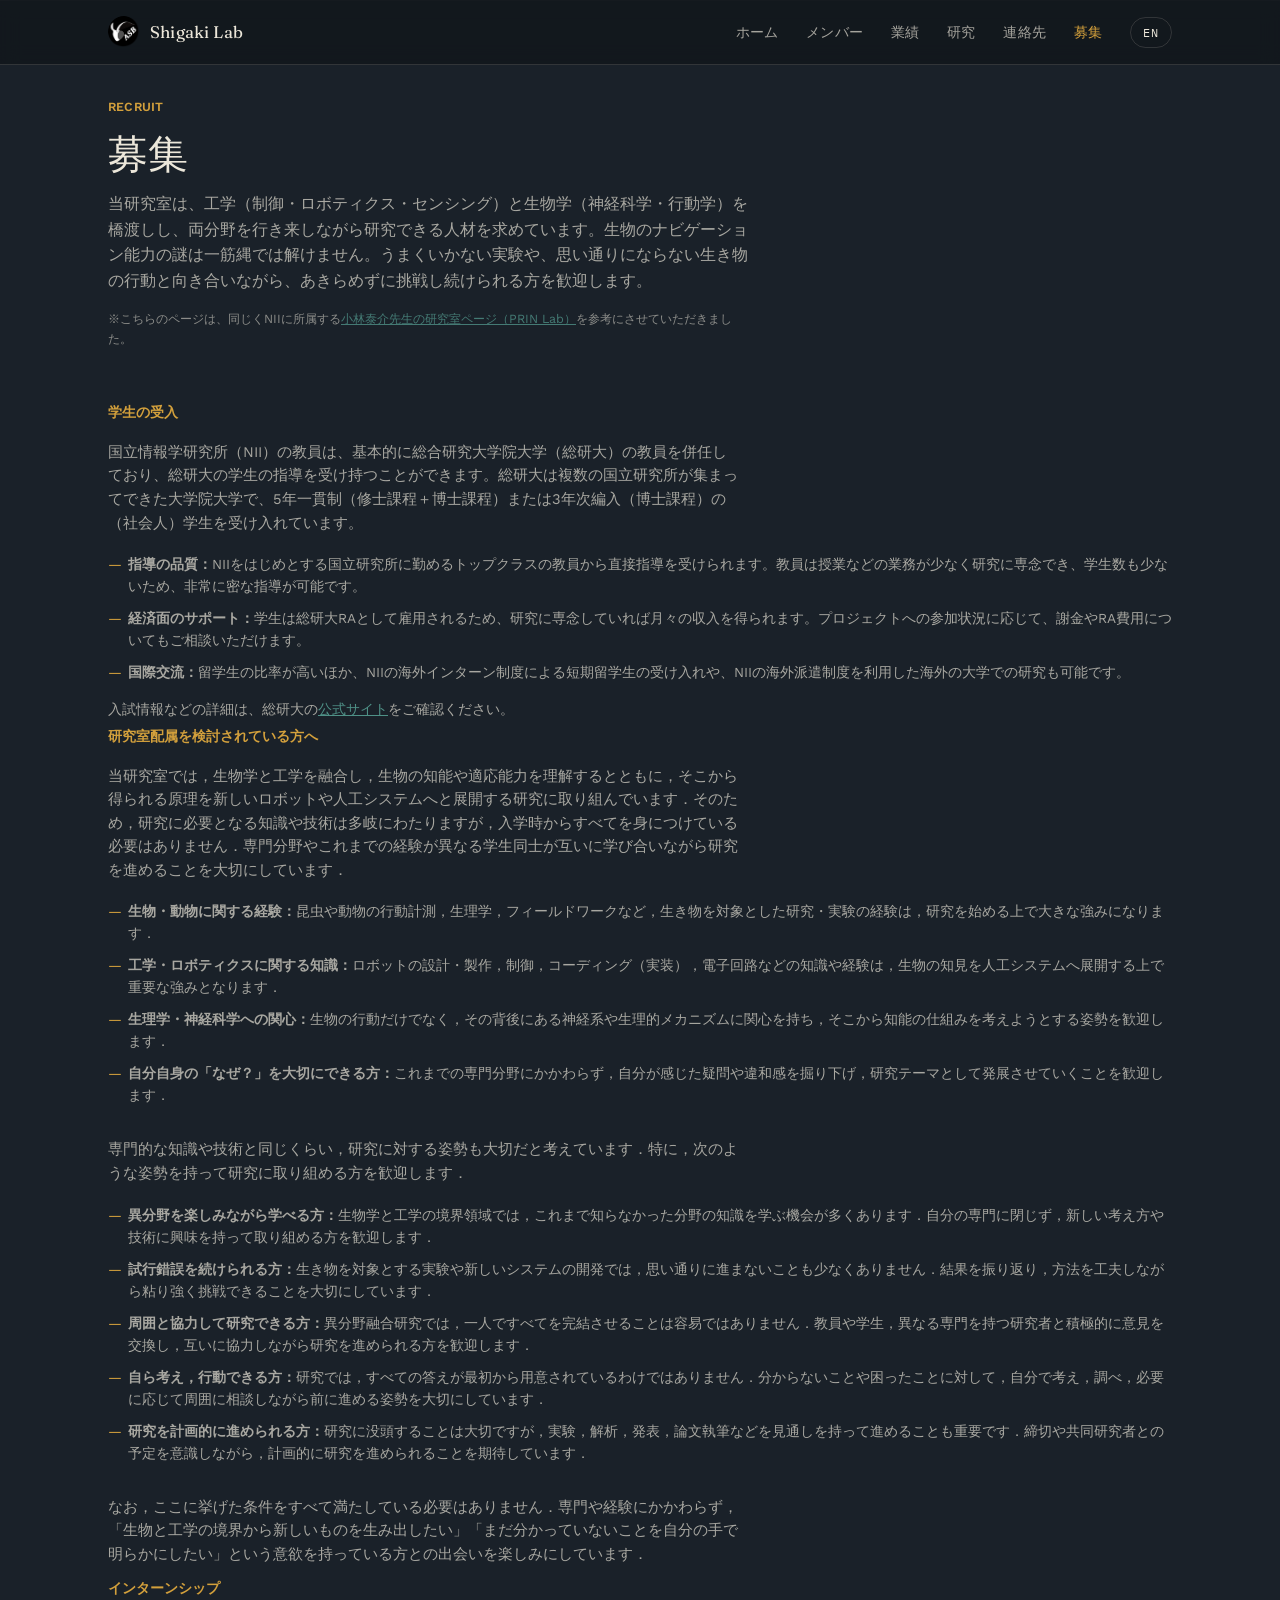
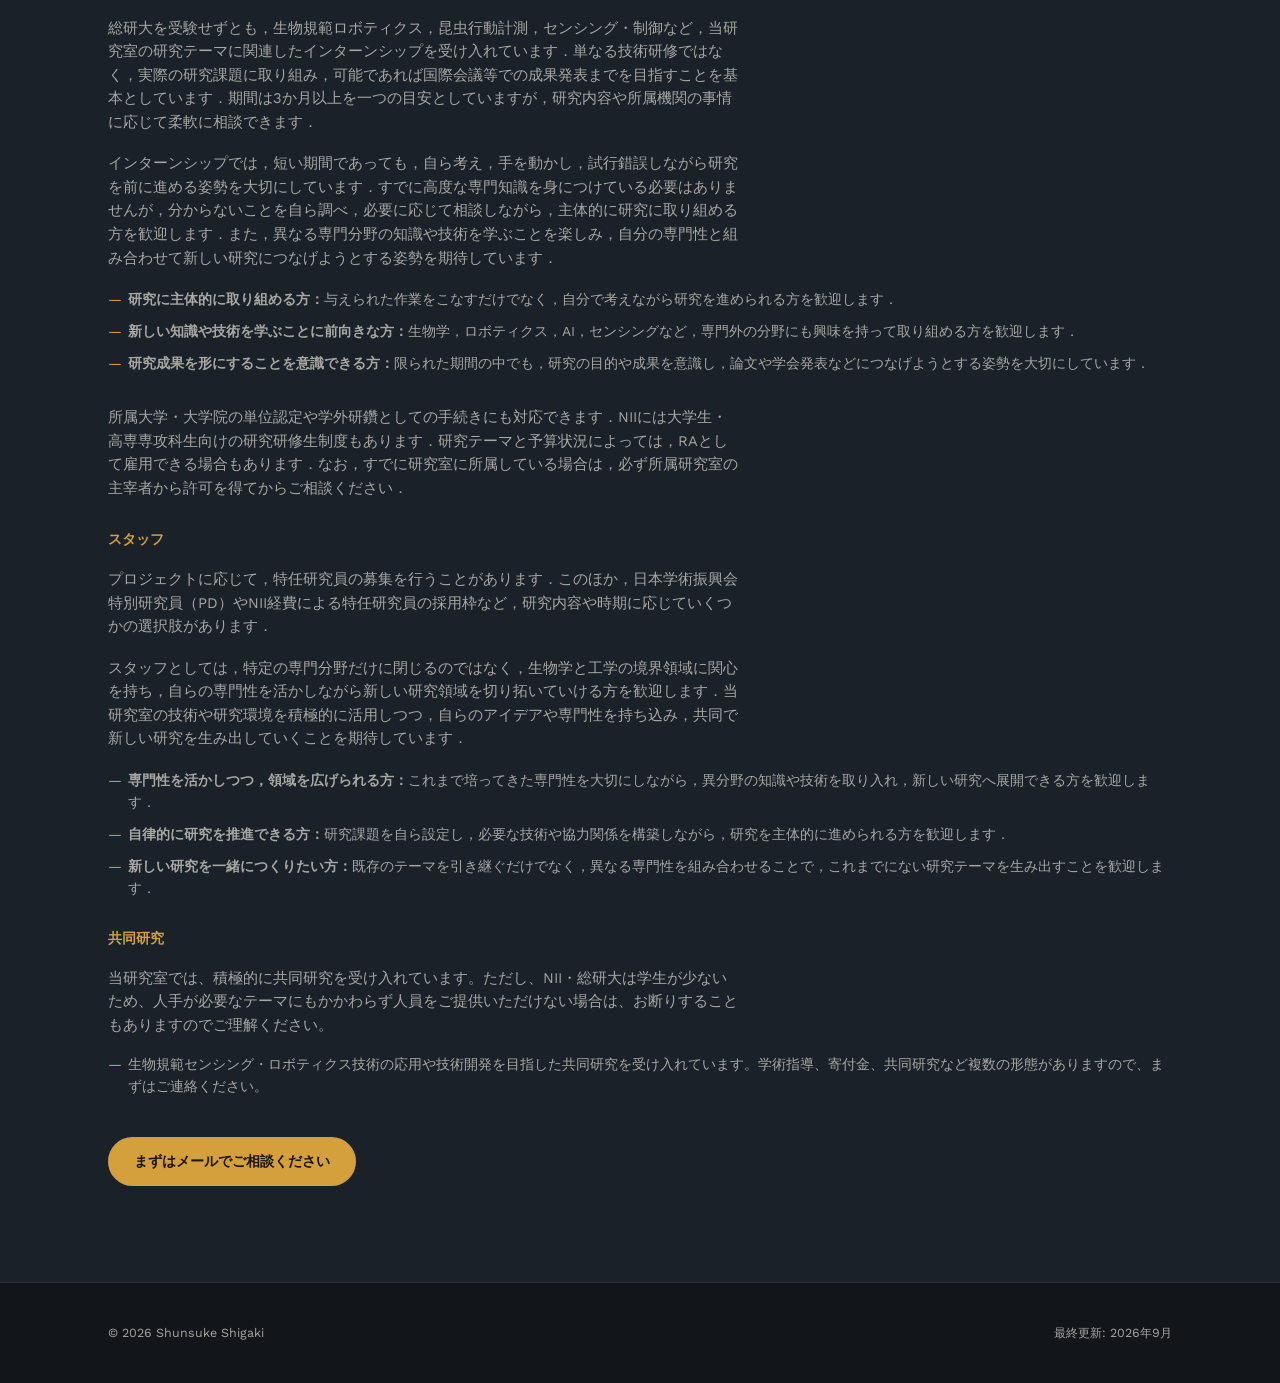
<file: recruit.html>
<!DOCTYPE html>
<html lang="ja">
<head>
<meta charset="UTF-8">
<meta name="viewport" content="width=device-width, initial-scale=1.0">
<title>Recruit | Shigaki Lab</title>
<meta name="description" content="志垣俊介研究室の学生・研究員募集について。">
<link rel="icon" href="assets/logo.png" type="image/png">
<link rel="preconnect" href="https://fonts.googleapis.com">
<link rel="preconnect" href="https://fonts.gstatic.com" crossorigin>
<link href="https://fonts.googleapis.com/css2?family=Fraunces:ital,opsz,wght@0,9..144,300;0,9..144,500;0,9..144,600;1,9..144,500&family=Work+Sans:wght@300;400;500;600;700&family=IBM+Plex+Mono:wght@400;500&display=swap" rel="stylesheet">
<link rel="stylesheet" href="assets/style.css">
</head>

<body class="lang-ja">

<header class="site-nav">
  <div class="nav-inner">
    <div class="brand">
      <img src="assets/logo.png" alt="ASB Lab logo" class="brand-logo">
      <a href="index.html" style="text-decoration:none; color:inherit;"><span>Shigaki Lab</span></a>
    </div>
    <nav class="links" id="navLinks">
      <a href="index.html" class="t-ja">ホーム</a><a href="index.html" class="t-en" hidden>Home</a>
      <a href="members.html" class="t-ja">メンバー</a><a href="members.html" class="t-en" hidden>Members</a>
      <a href="publications.html" class="t-ja">業績</a><a href="publications.html" class="t-en" hidden>Publication</a>
      <a href="research.html" class="t-ja">研究</a><a href="research.html" class="t-en" hidden>Research</a>
      <a href="contact.html" class="t-ja">連絡先</a><a href="contact.html" class="t-en" hidden>Contact</a>
      <a href="recruit.html" class="t-ja nav-active">募集</a><a href="recruit.html" class="t-en nav-active" hidden>Recruit</a>
      <button id="langToggle">EN</button>
    </nav>
    <button id="navToggle" aria-label="menu">☰</button>
  </div>
</header>

<!-- ============ RECRUIT ============ -->
<section id="recruit" style="background:var(--ink-panel); border-top:1px solid var(--ink-line);">
  <div class="wrap">
    <div class="section-head">
      <div class="eyebrow t-ja">RECRUIT</div><div class="eyebrow t-en" hidden>RECRUIT</div>
      <h2 class="t-ja">募集</h2><h2 class="t-en" hidden>Recruit</h2>
      <p class="t-ja">当研究室は、工学（制御・ロボティクス・センシング）と生物学（神経科学・行動学）を橋渡しし、両分野を行き来しながら研究できる人材を求めています。生物のナビゲーション能力の謎は一筋縄では解けません。うまくいかない実験や、思い通りにならない生き物の行動と向き合いながら、あきらめずに挑戦し続けられる方を歓迎します。</p>
      <p class="t-en" hidden>We are looking for people who can bridge engineering (control, robotics, sensing) and biology (neuroscience, ethology), moving freely between the two fields. The mysteries of biological navigation rarely give up their answers easily — we welcome people who keep experimenting and keep trying, undeterred by failed experiments or animals that refuse to behave as expected.</p>
       <p class="t-ja" style="color:var(--text-light-dim); font-size:0.78rem; margin-bottom:32px; opacity:0.8;">※こちらのページは、同じくNIIに所属する<a href="https://prinlab.org/recruit/" target="_blank" rel="noopener" style="color:var(--teal); text-decoration:underline;">小林泰介先生の研究室ページ（PRIN Lab）</a>を参考にさせていただきました。</p>
    <p class="t-en" hidden style="color:var(--text-light-dim); font-size:0.78rem; margin-bottom:32px; opacity:0.8;">* This page was adapted with reference to the lab page of Prof. Taisuke Kobayashi (<a href="https://prinlab.org/recruit/" target="_blank" rel="noopener" style="color:var(--teal); text-decoration:underline;">PRIN Lab</a>), also at NII.</p>
    </div>

    <h3 class="member-group-label t-ja" style="margin-top:8px;">学生の受入</h3>
    <h3 class="member-group-label t-en" hidden style="margin-top:8px;">Acceptance of Students</h3>
    <p class="t-ja" style="color:var(--text-light-dim); font-size:0.92rem; max-width:70ch; margin-bottom:18px;">国立情報学研究所（NII）の教員は、基本的に総合研究大学院大学（総研大）の教員を併任しており、総研大の学生の指導を受け持つことができます。総研大は複数の国立研究所が集まってできた大学院大学で、5年一貫制（修士課程＋博士課程）または3年次編入（博士課程）の（社会人）学生を受け入れています。</p>
    <p class="t-en" hidden style="color:var(--text-light-dim); font-size:0.92rem; max-width:70ch; margin-bottom:18px;">Faculty at the National Institute of Informatics (NII) generally hold a joint appointment at SOKENDAI (The Graduate University for Advanced Studies), a graduate-only university formed by several national research institutes. SOKENDAI accepts students into a 5-year integrated program (master's + PhD) or a 3-year PhD-only track (including working professionals).</p>
    <ul class="detail-list" style="margin-bottom:32px;">
      <li><span class="t-ja"><strong>指導の品質：</strong>NIIをはじめとする国立研究所に勤めるトップクラスの教員から直接指導を受けられます。教員は授業などの業務が少なく研究に専念でき、学生数も少ないため、非常に密な指導が可能です。</span><span class="t-en" hidden><strong>Quality of supervision:</strong> Direct guidance from top researchers at national institutes, who have few teaching duties and can focus on research, and who supervise few students — enabling very close mentoring.</span></li>
      <li><span class="t-ja"><strong>経済面のサポート：</strong>学生は総研大RAとして雇用されるため、研究に専念していれば月々の収入を得られます。プロジェクトへの参加状況に応じて、謝金やRA費用についてもご相談いただけます。</span><span class="t-en" hidden><strong>Financial support:</strong> Students are employed as SOKENDAI research assistants and receive a monthly stipend while focusing on research. Depending on project involvement, additional compensation may also be available — feel free to ask.</span></li>
      <li><span class="t-ja"><strong>国際交流：</strong>留学生の比率が高いほか、NIIの海外インターン制度による短期留学生の受け入れや、NIIの海外派遣制度を利用した海外の大学での研究も可能です。</span><span class="t-en" hidden><strong>International exchange:</strong> A high proportion of international students, short-term exchange students through NII's overseas internship program, and opportunities to conduct research abroad through NII's dispatch program.</span></li>
    </ul>
    <p class="t-ja" style="color:var(--text-light-dim); font-size:0.85rem; margin-top:-16px; margin-bottom:8px;">入試情報などの詳細は、総研大の<a href="https://www.nii.ac.jp/graduate/" target="_blank" rel="noopener" style="color:var(--teal); text-decoration:underline;">公式サイト</a>をご確認ください。</p>
    <p class="t-en" hidden style="color:var(--text-light-dim); font-size:0.85rem; margin-top:-16px; margin-bottom:8px;">For admissions details, please check <a href="https://www.nii.ac.jp/graduate/en/" target="_blank" rel="noopener" style="color:var(--teal); text-decoration:underline;">SOKENDAI's official website</a>.</p>
   

   <h3 class="member-group-label t-ja">研究室配属を検討されている方へ</h3> <h3 class="member-group-label t-en" hidden>Before You Apply</h3>

<p class="t-ja" style="color:var(--text-light-dim); font-size:0.92rem; max-width:70ch; margin-bottom:18px;"> 当研究室では，生物学と工学を融合し，生物の知能や適応能力を理解するとともに，そこから得られる原理を新しいロボットや人工システムへと展開する研究に取り組んでいます．そのため，研究に必要となる知識や技術は多岐にわたりますが，入学時からすべてを身につけている必要はありません．専門分野やこれまでの経験が異なる学生同士が互いに学び合いながら研究を進めることを大切にしています． </p>

<p class="t-en" hidden style="color:var(--text-light-dim); font-size:0.92rem; max-width:70ch; margin-bottom:18px;"> Our laboratory conducts interdisciplinary research at the intersection of biology and engineering, seeking to understand biological intelligence and adaptability and to translate these principles into novel robots and artificial systems. The knowledge and skills required for such research span a wide range of disciplines, but you are not expected to have mastered all of them when you join us. We value an environment in which students with different backgrounds learn from one another and develop their expertise through research. </p>

<ul class="detail-list" style="margin-bottom:32px;"> <li> <span class="t-ja"><strong>生物・動物に関する経験：</strong>昆虫や動物の行動計測，生理学，フィールドワークなど，生き物を対象とした研究・実験の経験は，研究を始める上で大きな強みになります．</span> <span class="t-en" hidden><strong>Experience with biology or animals:</strong> Experience in behavioral measurement, physiology, fieldwork, or other research involving living organisms can provide a valuable foundation.</span> </li> <li> <span class="t-ja"><strong>工学・ロボティクスに関する知識：</strong>ロボットの設計・製作，制御，コーディング（実装），電子回路などの知識や経験は，生物の知見を人工システムへ展開する上で重要な強みとなります．</span> <span class="t-en" hidden><strong>Knowledge of engineering or robotics:</strong> Experience in robot design, fabrication, control, programming, or electronics can be a valuable strength when translating biological insights into artificial systems.</span> </li> <li> <span class="t-ja"><strong>生理学・神経科学への関心：</strong>生物の行動だけでなく，その背後にある神経系や生理的メカニズムに関心を持ち，そこから知能の仕組みを考えようとする姿勢を歓迎します．</span> <span class="t-en" hidden><strong>An interest in physiology or neuroscience:</strong> We welcome students who are interested not only in behavior itself but also in the neural and physiological mechanisms underlying it.</span> </li> <li> <span class="t-ja"><strong>自分自身の「なぜ？」を大切にできる方：</strong>これまでの専門分野にかかわらず，自分が感じた疑問や違和感を掘り下げ，研究テーマとして発展させていくことを歓迎します．</span> <span class="t-en" hidden><strong>Someone who values their own questions:</strong> Regardless of your previous background, we welcome those who can pursue their own questions and observations and develop them into meaningful research topics.</span> </li> </ul>

<p class="t-ja" style="color:var(--text-light-dim); font-size:0.92rem; max-width:70ch; margin-bottom:18px;"> 専門的な知識や技術と同じくらい，研究に対する姿勢も大切だと考えています．特に，次のような姿勢を持って研究に取り組める方を歓迎します． </p>

<p class="t-en" hidden style="color:var(--text-light-dim); font-size:0.92rem; max-width:70ch; margin-bottom:18px;"> Technical knowledge and skills are important, but so is the attitude with which research is approached. In particular, we welcome students who demonstrate the following qualities. </p>

<ul class="detail-list" style="margin-bottom:32px;"> <li> <span class="t-ja"><strong>異分野を楽しみながら学べる方：</strong>生物学と工学の境界領域では，これまで知らなかった分野の知識を学ぶ機会が多くあります．自分の専門に閉じず，新しい考え方や技術に興味を持って取り組める方を歓迎します．</span> <span class="t-en" hidden><strong>Someone who enjoys learning across disciplines:</strong> Interdisciplinary research often requires learning unfamiliar concepts and techniques. We welcome students who are curious about perspectives beyond their own field.</span> </li> <li> <span class="t-ja"><strong>試行錯誤を続けられる方：</strong>生き物を対象とする実験や新しいシステムの開発では，思い通りに進まないことも少なくありません．結果を振り返り，方法を工夫しながら粘り強く挑戦できることを大切にしています．</span> <span class="t-en" hidden><strong>Someone who embraces trial and error:</strong> Experiments involving living organisms and the development of novel systems rarely proceed exactly as expected. We value the ability to reflect on results, adapt methods, and persist through challenges.</span> </li> <li> <span class="t-ja"><strong>周囲と協力して研究できる方：</strong>異分野融合研究では，一人ですべてを完結させることは容易ではありません．教員や学生，異なる専門を持つ研究者と積極的に意見を交換し，互いに協力しながら研究を進められる方を歓迎します．</span> <span class="t-en" hidden><strong>Someone who works collaboratively:</strong> Interdisciplinary research is rarely accomplished alone. We welcome students who actively exchange ideas and work constructively with people from different backgrounds.</span> </li> <li> <span class="t-ja"><strong>自ら考え，行動できる方：</strong>研究では，すべての答えが最初から用意されているわけではありません．分からないことや困ったことに対して，自分で考え，調べ，必要に応じて周囲に相談しながら前に進める姿勢を大切にしています．</span> <span class="t-en" hidden><strong>Someone who thinks and acts independently:</strong> Research rarely comes with all the answers in advance. We value students who can think, investigate, ask for help when needed, and take the next step proactively.</span> </li> <li> <span class="t-ja"><strong>研究を計画的に進められる方：</strong>研究に没頭することは大切ですが，実験，解析，発表，論文執筆などを見通しを持って進めることも重要です．締切や共同研究者との予定を意識しながら，計画的に研究を進められることを期待しています．</span> <span class="t-en" hidden><strong>Someone who can manage their research responsibly:</strong> Deep engagement with research is important, but so is planning experiments, analysis, presentations, and manuscripts with a clear sense of time and commitments.</span> </li> </ul>

<p class="t-ja" style="color:var(--text-light-dim); font-size:0.92rem; max-width:70ch;"> なお，ここに挙げた条件をすべて満たしている必要はありません．専門や経験にかかわらず，「生物と工学の境界から新しいものを生み出したい」「まだ分かっていないことを自分の手で明らかにしたい」という意欲を持っている方との出会いを楽しみにしています． </p>

<p class="t-en" hidden style="color:var(--text-light-dim); font-size:0.92rem; max-width:70ch;"> You do not need to meet every criterion listed above. Regardless of your background or previous experience, we look forward to meeting students who are motivated to create something new at the intersection of biology and engineering and to discover what remains unknown through their own research. </p>

    <h3 class="member-group-label t-ja">インターンシップ</h3>
<h3 class="member-group-label t-en" hidden>Internships</h3>

<p class="t-ja" style="color:var(--text-light-dim); font-size:0.92rem; max-width:70ch; margin-bottom:18px;">
総研大を受験せずとも，生物規範ロボティクス，昆虫行動計測，センシング・制御など，当研究室の研究テーマに関連したインターンシップを受け入れています．単なる技術研修ではなく，実際の研究課題に取り組み，可能であれば国際会議等での成果発表までを目指すことを基本としています．期間は3か月以上を一つの目安としていますが，研究内容や所属機関の事情に応じて柔軟に相談できます．
</p>

<p class="t-en" hidden style="color:var(--text-light-dim); font-size:0.92rem; max-width:70ch; margin-bottom:18px;">
We accept internships related to our research themes, including bio-inspired robotics, insect behavior measurement, sensing, and control, without requiring an application to SOKENDAI. Rather than serving solely as technical training, internships are intended to provide an opportunity to engage in an actual research project and, where possible, work toward presenting the results at an international conference or other academic venue. Three months or longer is a general guideline, but the content and duration can be discussed flexibly depending on the project and the requirements of your home institution.
</p>

<p class="t-ja" style="color:var(--text-light-dim); font-size:0.92rem; max-width:70ch; margin-bottom:18px;">
インターンシップでは，短い期間であっても，自ら考え，手を動かし，試行錯誤しながら研究を前に進める姿勢を大切にしています．すでに高度な専門知識を身につけている必要はありませんが，分からないことを自ら調べ，必要に応じて相談しながら，主体的に研究に取り組める方を歓迎します．また，異なる専門分野の知識や技術を学ぶことを楽しみ，自分の専門性と組み合わせて新しい研究につなげようとする姿勢を期待しています．
</p>

<p class="t-en" hidden style="color:var(--text-light-dim); font-size:0.92rem; max-width:70ch; margin-bottom:18px;">
Even within a limited period, we value an attitude of thinking independently, taking action, experimenting, and steadily moving research forward. You do not need to possess advanced expertise from the outset, but we welcome those who can investigate unfamiliar topics independently, seek advice when necessary, and take ownership of their research. We also value curiosity toward unfamiliar disciplines and the willingness to combine newly acquired knowledge with one's own expertise to develop new research ideas.
</p>

<ul class="detail-list" style="margin-bottom:32px;">
  <li>
    <span class="t-ja"><strong>研究に主体的に取り組める方：</strong>与えられた作業をこなすだけでなく，自分で考えながら研究を進められる方を歓迎します．</span>
    <span class="t-en" hidden><strong>Someone who takes ownership of research:</strong> We welcome those who can think independently and move a research project forward, rather than simply carrying out assigned tasks.</span>
  </li>
  <li>
    <span class="t-ja"><strong>新しい知識や技術を学ぶことに前向きな方：</strong>生物学，ロボティクス，AI，センシングなど，専門外の分野にも興味を持って取り組める方を歓迎します．</span>
    <span class="t-en" hidden><strong>Someone eager to learn new knowledge and techniques:</strong> We welcome those who are curious about fields beyond their own, including biology, robotics, AI, and sensing.</span>
  </li>
  <li>
    <span class="t-ja"><strong>研究成果を形にすることを意識できる方：</strong>限られた期間の中でも，研究の目的や成果を意識し，論文や学会発表などにつなげようとする姿勢を大切にしています．</span>
    <span class="t-en" hidden><strong>Someone who aims to create tangible research outcomes:</strong> We value an awareness of research goals and outcomes and an effort to develop them into publications or conference presentations when feasible.</span>
  </li>
</ul>

<p class="t-ja" style="color:var(--text-light-dim); font-size:0.92rem; max-width:70ch; margin-bottom:32px;">
所属大学・大学院の単位認定や学外研鑽としての手続きにも対応できます．NIIには大学生・高専専攻科生向けの研究研修生制度もあります．研究テーマと予算状況によっては，RAとして雇用できる場合もあります．なお，すでに研究室に所属している場合は，必ず所属研究室の主宰者から許可を得てからご相談ください．
</p>

<h3 class="member-group-label t-ja">スタッフ</h3>
<h3 class="member-group-label t-en" hidden>Staff Positions</h3>

<p class="t-ja" style="color:var(--text-light-dim); font-size:0.92rem; max-width:70ch; margin-bottom:18px;">
プロジェクトに応じて，特任研究員の募集を行うことがあります．このほか，日本学術振興会特別研究員（PD）やNII経費による特任研究員の採用枠など，研究内容や時期に応じていくつかの選択肢があります．
</p>

<p class="t-en" hidden style="color:var(--text-light-dim); font-size:0.92rem; max-width:70ch; margin-bottom:18px;">
Depending on ongoing projects, we occasionally recruit specially appointed researchers. Other possibilities include JSPS Research Fellowships (PD), JST BOOST, and specially appointed researcher positions funded through NII, depending on the project and timing.
</p>

<p class="t-ja" style="color:var(--text-light-dim); font-size:0.92rem; max-width:70ch; margin-bottom:18px;">
スタッフとしては，特定の専門分野だけに閉じるのではなく，生物学と工学の境界領域に関心を持ち，自らの専門性を活かしながら新しい研究領域を切り拓いていける方を歓迎します．当研究室の技術や研究環境を積極的に活用しつつ，自らのアイデアや専門性を持ち込み，共同で新しい研究を生み出していくことを期待しています．
</p>

<p class="t-en" hidden style="color:var(--text-light-dim); font-size:0.92rem; max-width:70ch; margin-bottom:18px;">
For staff positions, we welcome researchers who are interested in the interface between biology and engineering and who seek to open up new research directions while building on their own expertise. We hope to work with researchers who can make active use of our laboratory's technologies and research environment while also bringing their own ideas and expertise to create new research together.
</p>

<ul class="detail-list" style="margin-bottom:32px;">
  <li>
    <span class="t-ja"><strong>専門性を活かしつつ，領域を広げられる方：</strong>これまで培ってきた専門性を大切にしながら，異分野の知識や技術を取り入れ，新しい研究へ展開できる方を歓迎します．</span>
    <span class="t-en" hidden><strong>Someone who expands beyond their expertise:</strong> We welcome researchers who can build upon their established expertise while incorporating knowledge and techniques from other fields.</span>
  </li>
  <li>
    <span class="t-ja"><strong>自律的に研究を推進できる方：</strong>研究課題を自ら設定し，必要な技術や協力関係を構築しながら，研究を主体的に進められる方を歓迎します．</span>
    <span class="t-en" hidden><strong>Someone who can pursue research independently:</strong> We welcome researchers who can formulate research questions and proactively develop the necessary techniques and collaborations to pursue them.</span>
  </li>
  <li>
    <span class="t-ja"><strong>新しい研究を一緒につくりたい方：</strong>既存のテーマを引き継ぐだけでなく，異なる専門性を組み合わせることで，これまでにない研究テーマを生み出すことを歓迎します．</span>
    <span class="t-en" hidden><strong>Someone who wants to create new research together:</strong> We welcome researchers who seek to develop novel research directions by combining different areas of expertise, rather than simply extending existing themes.</span>
  </li>
</ul>

<!--
<p class="t-ja" style="color:var(--text-light-dim); font-size:0.92rem; max-width:70ch; margin-bottom:32px;">
当研究室の技術や設備を学びたい方はもちろん，これまでの経験や専門性を持ち寄り，新しい研究を一緒に立ち上げたい方からのご連絡も歓迎しています．研究テーマ，雇用形態，期間などについては，プロジェクトの状況に応じて相談可能です．
</p>

<p class="t-en" hidden style="color:var(--text-light-dim); font-size:0.92rem; max-width:70ch; margin-bottom:32px;">
We welcome not only researchers who wish to learn from our laboratory's technologies and facilities, but also those who would like to bring their own experience and expertise and establish new research directions together. Research topics, appointment types, and durations can be discussed depending on the circumstances of individual projects.
</p>
-->

    <h3 class="member-group-label t-ja">共同研究</h3>
    <h3 class="member-group-label t-en" hidden>Collaborative Research</h3>
    <p class="t-ja" style="color:var(--text-light-dim); font-size:0.92rem; max-width:70ch; margin-bottom:10px;">当研究室では、積極的に共同研究を受け入れています。ただし、NII・総研大は学生が少ないため、人手が必要なテーマにもかかわらず人員をご提供いただけない場合は、お断りすることもありますのでご理解ください。</p>
    <p class="t-en" hidden style="color:var(--text-light-dim); font-size:0.92rem; max-width:70ch; margin-bottom:10px;">We actively welcome collaborative research. That said, since NII/SOKENDAI has relatively few students, we may need to decline labor-intensive themes if personnel cannot be provided by the partner.</p>
    <ul class="detail-list" style="margin-bottom:32px;">
    <li><span class="t-ja">生物規範センシング・ロボティクス技術の応用や技術開発を目指した共同研究を受け入れています。学術指導、寄付金、共同研究など複数の形態がありますので、まずはご連絡ください。</span><span class="t-en" hidden><strong>Companies:</strong> We accept collaborative research aimed at applying or developing bio-inspired sensing and robotics technologies. Several arrangements are available — academic guidance, donations, or joint research — please reach out to discuss.</span></li>
    <!--
      <li><span class="t-ja"><strong>大学等の研究者：</strong>NIIでは10～11月と4～5月頃に公募型共同研究の募集があります。予算使途はやや限定的ですが、本格的な共同研究を始める下準備として有用です。また、NIIの上部組織であるROISでは、研究者交流促進プログラム（最大1年間NIIに滞在して研究）や戦略的研究プロジェクト（自由度の高い競争的資金）の募集もあります。科研費等の分担も受け入れていますので、お気軽にご相談ください。</span><span class="t-en" hidden><strong>University researchers:</strong> NII holds open calls for collaborative research around October–November and April–May each year. The budget scope is somewhat limited, but it's useful groundwork for starting a fuller collaboration. NII's parent organization, ROIS, also runs a researcher exchange program (up to one year at NII) and strategic research projects with more flexible funding. We also welcome joining as a co-investigator on Kakenhi and similar grants — please feel free to ask.</span></li>
      <li><span class="t-ja"><strong>企業：</strong>生物規範センシング・ロボティクス技術の応用や技術開発を目指した共同研究を受け入れています。学術指導、寄付金、共同研究など複数の形態がありますので、まずはご連絡ください。</span><span class="t-en" hidden><strong>Companies:</strong> We accept collaborative research aimed at applying or developing bio-inspired sensing and robotics technologies. Several arrangements are available — academic guidance, donations, or joint research — please reach out to discuss.</span></li>
-->
    </ul>


    <a class="cta-btn t-ja" href="mailto:shigaki@nii.ac.jp">まずはメールでご相談ください</a>
    <a class="cta-btn t-en" hidden href="mailto:shigaki@nii.ac.jp">Get in touch by email</a>
  </div>
</section>

<footer>
  <div class="wrap">
    <span>&copy; <span id="year"></span> Shunsuke Shigaki</span>
    <span class="t-ja">最終更新: 2026年9月</span><span class="t-en" hidden>Last updated: September 2026</span>
  </div>
</footer>

<script src="assets/site.js"></script>
</body>
</html>
</file>
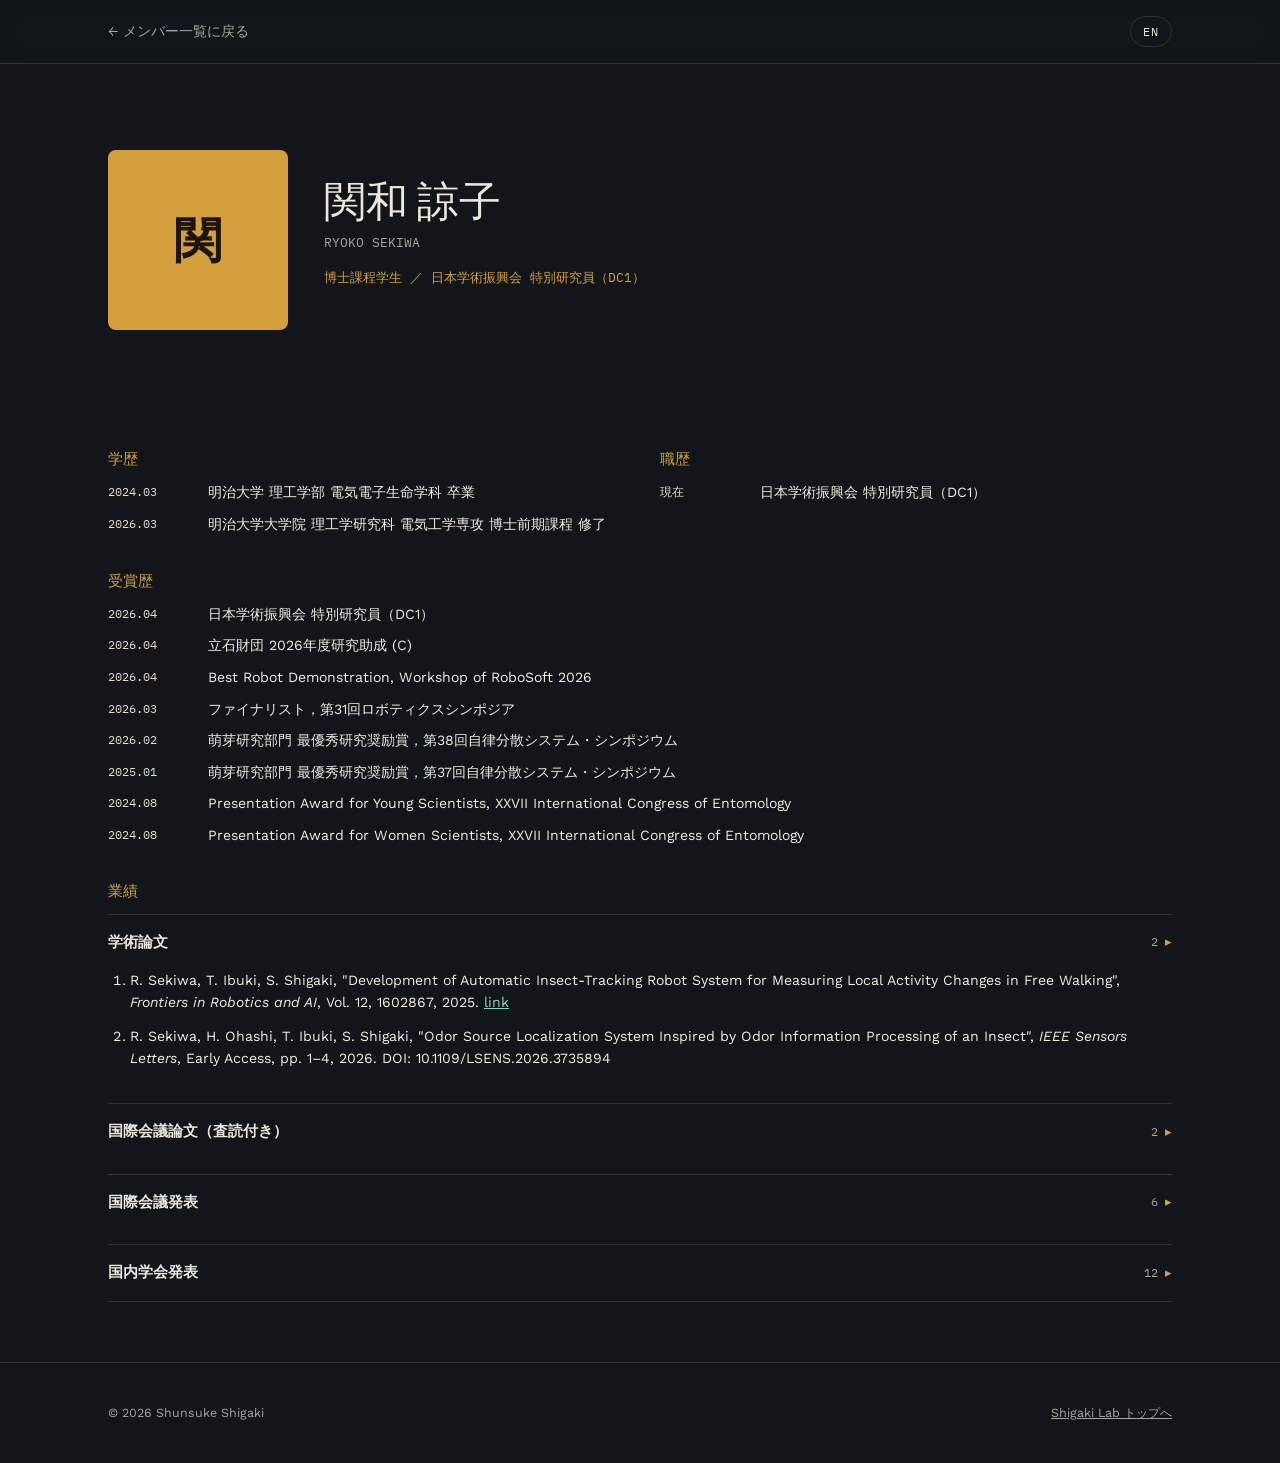
<file: sekiwa.html>
<!DOCTYPE html>
<html lang="ja">
<head>
<meta charset="UTF-8">
<meta name="viewport" content="width=device-width, initial-scale=1.0">
<title>関和 諒子 Ryoko Sekiwa | Shigaki Lab</title>
<link rel="icon" href="../assets/logo.png" type="image/png">
<link rel="preconnect" href="https://fonts.googleapis.com">
<link rel="preconnect" href="https://fonts.gstatic.com" crossorigin>
<link href="https://fonts.googleapis.com/css2?family=Fraunces:ital,opsz,wght@0,9..144,300;0,9..144,500;0,9..144,600;1,9..144,500&family=Work+Sans:wght@300;400;500;600;700&family=IBM+Plex+Mono:wght@400;500&display=swap" rel="stylesheet">
<link rel="stylesheet" href="../assets/style.css">
</head>
<body class="lang-ja">

<header class="profile-nav">
  <div class="nav-inner">
    <a class="back-link" href="../members.html">
      <span class="t-ja">← メンバー一覧に戻る</span><span class="t-en" hidden>← Back to Members</span>
    </a>
    <button id="langToggle">EN</button>
  </div>
</header>

<section class="profile-hero">
  <div class="wrap profile-hero-inner">
    <div class="profile-avatar-lg">関</div>
    <div>
      <h1>関和 諒子</h1>
      <div class="en-name">RYOKO SEKIWA</div>
      <div class="role t-ja">博士課程学生 ／ 日本学術振興会 特別研究員（DC1）</div>
      <div class="role t-en" hidden>PhD Student / JSPS Research Fellowship for Young Scientists (DC1)</div>
    </div>
  </div>
</section>

<section class="profile-section">
  <div class="wrap">
    <div class="cv-grid">
      <div class="cv-block">
        <h4 class="t-ja">学歴</h4><h4 class="t-en" hidden>Education</h4>
        <ul class="cv-list">
          <li><span class="yr">2024.03</span><span class="t-ja">明治大学 理工学部 電気電子生命学科 卒業</span><span class="t-en" hidden>B.Eng., Department of Electronics and Bioinformatics, School of Science and Technology, Meiji University</span></li>
          <li><span class="yr">2026.03</span><span class="t-ja">明治大学大学院 理工学研究科 電気工学専攻 博士前期課程 修了</span><span class="t-en" hidden>M.Eng., Department of Electrical Engineering, Graduate School of Science and Technology, Meiji University</span></li>
        </ul>
      </div>
      <div class="cv-block">
        <h4 class="t-ja">職歴</h4><h4 class="t-en" hidden>Career</h4>
        <ul class="cv-list">
          <li><span class="yr">現在</span><span class="t-ja">日本学術振興会 特別研究員（DC1）</span><span class="t-en" hidden>JSPS Research Fellow for Young Scientists (DC1)</span></li>
        </ul>
      </div>
    </div>

    <div class="cv-block" style="margin-bottom:36px;">
      <h4 class="t-ja">受賞歴</h4><h4 class="t-en" hidden>Awards</h4>
      <ul class="cv-list">
        <li><span class="yr">2026.04</span><span class="t-ja">日本学術振興会 特別研究員（DC1）</span><span class="t-en" hidden>JSPS Research Fellowship for Young Scientists (DC1)</span></li>
        <li><span class="yr">2026.04</span><span class="t-ja">立石財団 2026年度研究助成 (C)</span><span class="t-en" hidden>Tateisi Science and Technology Foundation, 2026 Research Grant (C)</span></li>
        <li><span class="yr">2026.04</span><span>Best Robot Demonstration, Workshop of RoboSoft 2026</span></li>
        <li><span class="yr">2026.03</span><span class="t-ja">ファイナリスト，第31回ロボティクスシンポジア</span><span class="t-en" hidden>Finalist, The 31st Robotics Symposia</span></li>
        <li><span class="yr">2026.02</span><span class="t-ja">萌芽研究部門 最優秀研究奨励賞，第38回自律分散システム・シンポジウム</span><span class="t-en" hidden>Best Research Encouragement Award (Emerging Research), The 38th Symposium on Self-Organizing and Distributed Systems</span></li>
        <li><span class="yr">2025.01</span><span class="t-ja">萌芽研究部門 最優秀研究奨励賞，第37回自律分散システム・シンポジウム</span><span class="t-en" hidden>Best Research Encouragement Award (Emerging Research), The 37th Symposium on Self-Organizing and Distributed Systems</span></li>
        <li><span class="yr">2024.08</span><span>Presentation Award for Young Scientists, XXVII International Congress of Entomology</span></li>
        <li><span class="yr">2024.08</span><span>Presentation Award for Women Scientists, XXVII International Congress of Entomology</span></li>
      </ul>
    </div>

    <div class="cv-block" style="margin-bottom:0;">
      <h4 class="t-ja">業績</h4><h4 class="t-en" hidden>Publications</h4>

      <details open style="margin-bottom:14px;">
        <summary><span><span class="t-ja">学術論文</span><span class="t-en" hidden>Journal Papers</span></span><span class="count">2 <span class="arrow">▸</span></span></summary>
        <ol class="pub-list">
          <li>R. Sekiwa, T. Ibuki, S. Shigaki, "Development of Automatic Insect-Tracking Robot System for Measuring Local Activity Changes in Free Walking", <em>Frontiers in Robotics and AI</em>, Vol. 12, 1602867, 2025. <a href="https://www.frontiersin.org/journals/robotics-and-ai/articles/10.3389/frobt.2025.1602867/full" target="_blank" rel="noopener">link</a></li>
          <li>R. Sekiwa, H. Ohashi, T. Ibuki, S. Shigaki, "Odor Source Localization System Inspired by Odor Information Processing of an Insect", <em>IEEE Sensors Letters</em>, Early Access, pp. 1–4, 2026. DOI: 10.1109/LSENS.2026.3735894</li>
        </ol>
      </details>

      <details style="margin-bottom:14px;">
        <summary><span><span class="t-ja">国際会議論文（査読付き）</span><span class="t-en" hidden>International Conference Papers (Peer-Reviewed)</span></span><span class="count">2 <span class="arrow">▸</span></span></summary>
        <ol class="pub-list">
          <li>S. Shigaki, K. Yokota, R. Sekiwa, D. Owaki, "Adaptive Behavior to Sensory Organ Defect in an Insect Analyzed by a Constructive Approach", <em>Proceedings of International Symposium on Adaptive Motion of Animals and Machines (AMAM)</em>, 2025.</li>
          <li>R. Sekiwa, S. Shigaki, T. Ibuki, "Analysis of the Linkage Between Wing Structure and Chemical Plume Tracking Performance of an Insect Based on Odor Visualization", <em>Proceedings of SICE FESTIVAL 2025 with Annual Conference</em>, 2025.</li>
        </ol>
      </details>

      <details style="margin-bottom:14px;">
        <summary><span><span class="t-ja">国際会議発表</span><span class="t-en" hidden>International Conference Presentations</span></span><span class="count">6 <span class="arrow">▸</span></span></summary>
        <ol class="pub-list">
          <li>R. Sekiwa, H. Ohashi, T. Ibuki, S. Shigaki, "Odor Source Localization System Inspired by Odor Information Processing of an Insect", IEEE Sensors 2026, Rotterdam, Netherlands, Oct. 25–28, 2026.</li>
          <li>R. Sekiwa, S. Shigaki, "Adaptive Odor Source Localization of the Male Silkmoth, <em>Bombyx mori</em>, under a Complex Environment using a Virtual Reality System Framework", 2026 International Congress for Neuroethology, Vancouver, Canada, Jul. 26–31, 2026.</li>
          <li>R. Sekiwa, S. Shigaki, "Quantification of Insect Adaptive Behavior in Response to Environmental Changes using a Virtual Reality Framework", RoboSoft 2026, Kanazawa, Japan, Apr. 7–11, 2026.</li>
          <li>R. Sekiwa, S. Shigaki, T. Ibuki, "Analysis of the Linkage Between Wing Structure and Chemical Plume Tracking Performance of an Insect Based on Odor Visualization", SICE FESTIVAL 2025 with Annual Conference, Chiang Mai, Thailand, Sep. 9–12, 2025.</li>
          <li>S. Shigaki, K. Yokota, R. Sekiwa, D. Owaki, "Adaptive Behavior to Sensory Organ Defect in an Insect Analyzed by a Constructive Approach", International Symposium on Adaptive Motion of Animals and Machines, TU Darmstadt, Germany, Jul. 7–11, 2025.</li>
          <li>R. Sekiwa, S. Shigaki, T. Ibuki, "Development of an Automatic Insect Tracking Device for Measuring a Neural Signal during Free-walking", XXVII International Congress of Entomology, Kyoto, Japan, Aug. 25–30, 2024.</li>
        </ol>
      </details>

      <details>
        <summary><span><span class="t-ja">国内学会発表</span><span class="t-en" hidden>Domestic Conference Presentations</span></span><span class="count">12 <span class="arrow">▸</span></span></summary>
        <ol class="pub-list">
          <li>関和諒子，大橋ひろ乃，志垣俊介，"昆虫用仮想現実の枠組みを用いた複雑環境下における昆虫の適応行動メカニズム"，日本動物学会第97回札幌大会，札幌，2026．</li>
          <li>関和諒子，伊吹竜也，志垣俊介，"構成論的アプローチによって解き明かす嗅覚ナビゲーション中の羽ばたき効果"，ロボティクス・メカトロニクス講演会2026，博多，2026．</li>
          <li>関和諒子，伊吹竜也，志垣俊介，"匂い源探索のための昆虫の匂い濃度依存的速度調節メカニズムのモデル化"，第31回ロボティクスシンポジア，函館，2026．</li>
          <li>関和諒子，志垣俊介，伊吹竜也，"匂い源探索における昆虫の能動的センシングメカニズムの構成論的解析"，第38回自律分散システム・シンポジウム，浜松，2026．</li>
          <li>関和諒子，志垣俊介，伊吹竜也，"昆虫の羽ばたきによる匂い引込み効果の解析と再構成"，第26回計測自動制御学会システムインテグレーション部門講演会，広島，2025．</li>
          <li>関和諒子，大橋ひろ乃，大脇大，志垣俊介，"ナナフシ雄成虫の樹葉の香に対する反応行動の解析"，計測自動制御学会 システム・情報部門 学術講演会，2025．</li>
          <li>関和諒子，志垣俊介，伊吹竜也，"匂い可視化によって解析する匂い源定位中の羽ばたき効果"，ロボティクス・メカトロニクス講演会2025，山形，2025．</li>
          <li>関和諒子，志垣俊介，伊吹竜也，"匂い可視化によって解析する匂い動態と探索行動の連関関係"，第37回自律分散システム・シンポジウム，山口，2025．</li>
          <li>関和諒子，志垣俊介，伊吹竜也，"匂い可視化によって調査する環境と昆虫身体との相互作用"，計測自動制御学会 システム・情報部門 学術講演会，富山，2024．</li>
          <li>R. Sekiwa, S. Shigaki, T. Ibuki, "Analyzing Female Source Localization Behavior of Adult Male Silkmoth, <em>Bombyx mori</em>, in Terms of Odor Diffusion and Electroantennogram Signals"，比較生理生化学会 第46回名古屋大会，名古屋，2024．</li>
          <li>関和諒子，志垣俊介，伊吹竜也，"自由行動中の生理応答計測のための昆虫自動追尾装置の開発"，ロボティクス・メカトロニクス講演会2024，宇都宮，2024．</li>
          <li>志垣俊介，関和諒子，伊吹竜也，"匂い源定位中における昆虫の触角電位応答と行動の同時計測"，第36回自律分散システム・シンポジウム，東京，2024．</li>
        </ol>
      </details>
    </div>
  </div>
</section>

<footer>
  <div class="wrap">
    <span>&copy; <span id="year"></span> Shunsuke Shigaki</span>
    <a href="../index.html" class="t-ja" style="color:inherit;">Shigaki Lab トップへ</a>
    <a href="../index.html" class="t-en" hidden style="color:inherit;">Back to Shigaki Lab</a>
  </div>
</footer>

<script src="../assets/site.js"></script>
</body>
</html>
</file>
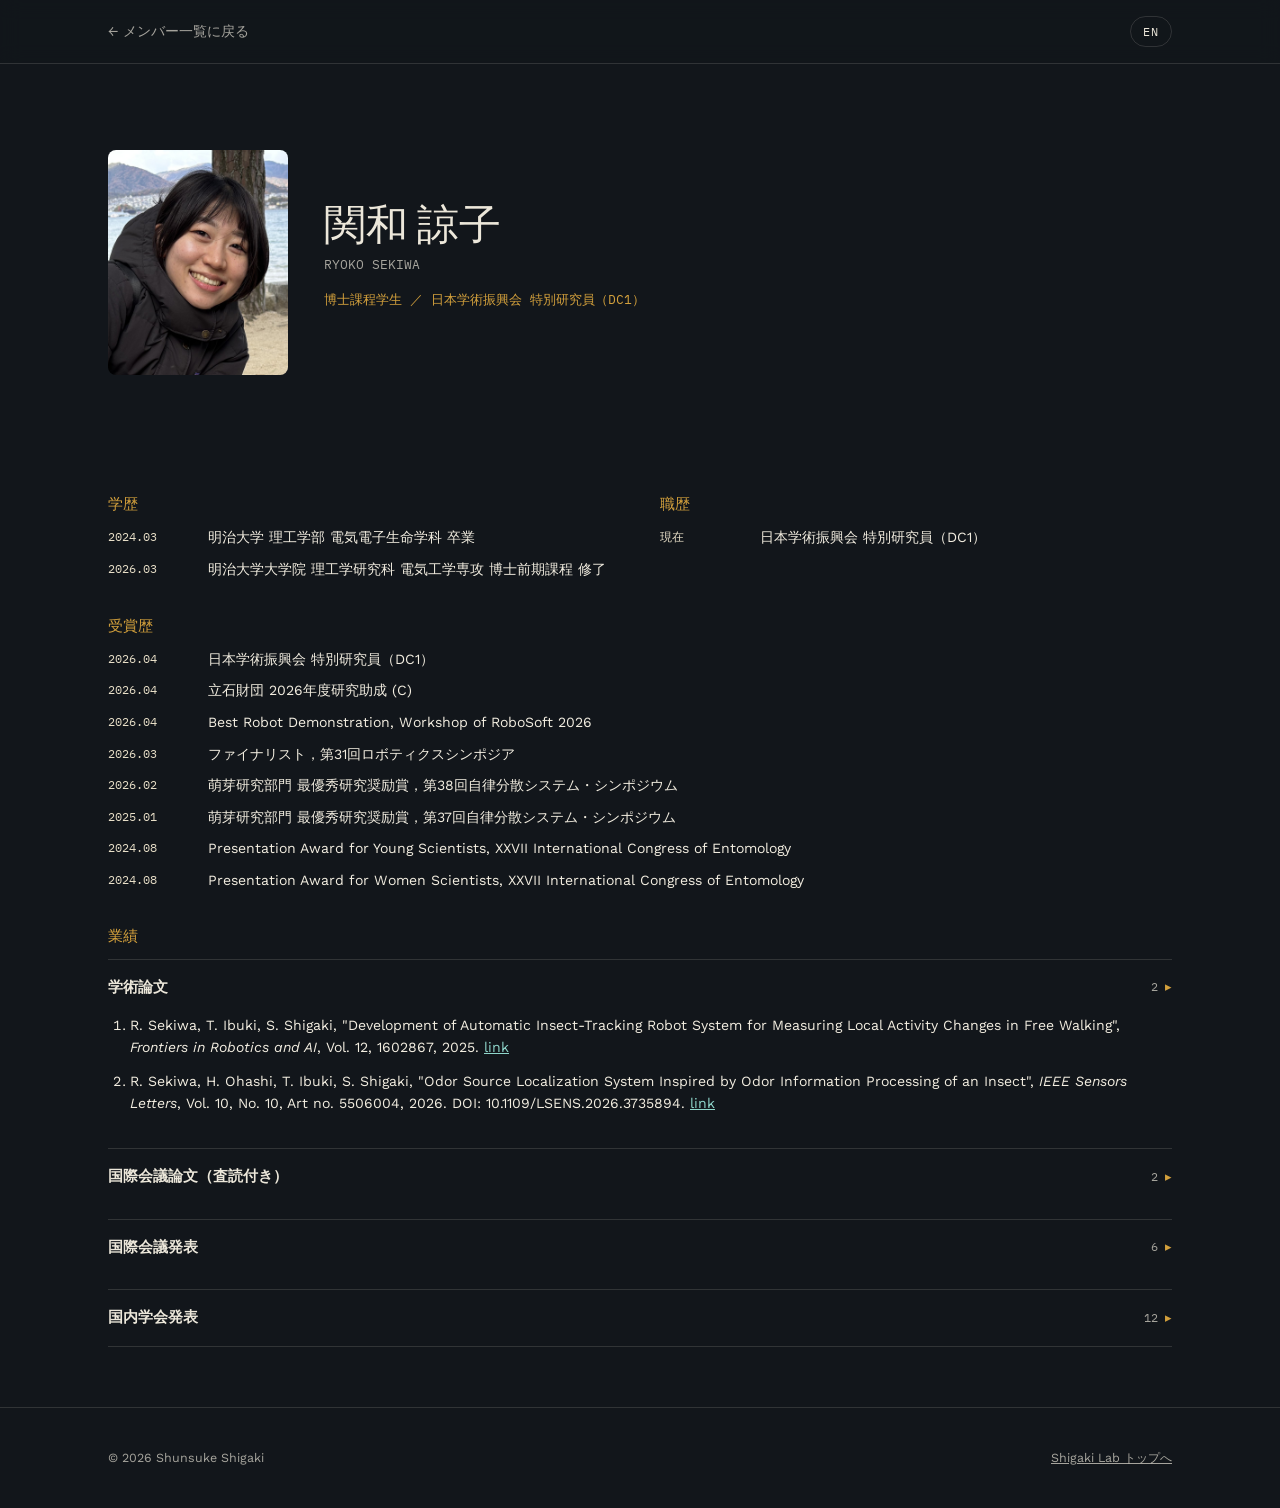
<file: members/sekiwa.html>
<!DOCTYPE html>
<html lang="ja">
<head>
<meta charset="UTF-8">
<meta name="viewport" content="width=device-width, initial-scale=1.0">
<title>関和 諒子 Ryoko Sekiwa | Shigaki Lab</title>
<link rel="icon" href="../assets/logo.png" type="image/png">
<link rel="preconnect" href="https://fonts.googleapis.com">
<link rel="preconnect" href="https://fonts.gstatic.com" crossorigin>
<link href="https://fonts.googleapis.com/css2?family=Fraunces:ital,opsz,wght@0,9..144,300;0,9..144,500;0,9..144,600;1,9..144,500&family=Work+Sans:wght@300;400;500;600;700&family=IBM+Plex+Mono:wght@400;500&display=swap" rel="stylesheet">
<link rel="stylesheet" href="../assets/style.css">
</head>
<body class="lang-ja">

<header class="profile-nav">
  <div class="nav-inner">
    <a class="back-link" href="../members.html">
      <span class="t-ja">← メンバー一覧に戻る</span><span class="t-en" hidden>← Back to Members</span>
    </a>
    <button id="langToggle">EN</button>
  </div>
</header>

<section class="profile-hero">
  <div class="wrap profile-hero-inner">
    <img src="../assets/sekiwa.jpg" alt="Ryoko Sekiwa">
    <div>
      <h1>関和 諒子</h1>
      <div class="en-name">RYOKO SEKIWA</div>
      <div class="role t-ja">博士課程学生 ／ 日本学術振興会 特別研究員（DC1）</div>
      <div class="role t-en" hidden>PhD Student / JSPS Research Fellowship for Young Scientists (DC1)</div>
    </div>
  </div>
</section>

<section class="profile-section">
  <div class="wrap">
    <div class="cv-grid">
      <div class="cv-block">
        <h4 class="t-ja">学歴</h4><h4 class="t-en" hidden>Education</h4>
        <ul class="cv-list">
          <li><span class="yr">2024.03</span><span class="t-ja">明治大学 理工学部 電気電子生命学科 卒業</span><span class="t-en" hidden>B.Eng., Department of Electronics and Bioinformatics, School of Science and Technology, Meiji University</span></li>
          <li><span class="yr">2026.03</span><span class="t-ja">明治大学大学院 理工学研究科 電気工学専攻 博士前期課程 修了</span><span class="t-en" hidden>M.Eng., Department of Electrical Engineering, Graduate School of Science and Technology, Meiji University</span></li>
        </ul>
      </div>
      <div class="cv-block">
        <h4 class="t-ja">職歴</h4><h4 class="t-en" hidden>Career</h4>
        <ul class="cv-list">
          <li><span class="yr">現在</span><span class="t-ja">日本学術振興会 特別研究員（DC1）</span><span class="t-en" hidden>JSPS Research Fellow for Young Scientists (DC1)</span></li>
        </ul>
      </div>
    </div>

    <div class="cv-block" style="margin-bottom:36px;">
      <h4 class="t-ja">受賞歴</h4><h4 class="t-en" hidden>Awards</h4>
      <ul class="cv-list">
        <li><span class="yr">2026.04</span><span class="t-ja">日本学術振興会 特別研究員（DC1）</span><span class="t-en" hidden>JSPS Research Fellowship for Young Scientists (DC1)</span></li>
        <li><span class="yr">2026.04</span><span class="t-ja">立石財団 2026年度研究助成 (C)</span><span class="t-en" hidden>Tateisi Science and Technology Foundation, 2026 Research Grant (C)</span></li>
        <li><span class="yr">2026.04</span><span>Best Robot Demonstration, Workshop of RoboSoft 2026</span></li>
        <li><span class="yr">2026.03</span><span class="t-ja">ファイナリスト，第31回ロボティクスシンポジア</span><span class="t-en" hidden>Finalist, The 31st Robotics Symposia</span></li>
        <li><span class="yr">2026.02</span><span class="t-ja">萌芽研究部門 最優秀研究奨励賞，第38回自律分散システム・シンポジウム</span><span class="t-en" hidden>Best Research Encouragement Award (Emerging Research), The 38th Symposium on Self-Organizing and Distributed Systems</span></li>
        <li><span class="yr">2025.01</span><span class="t-ja">萌芽研究部門 最優秀研究奨励賞，第37回自律分散システム・シンポジウム</span><span class="t-en" hidden>Best Research Encouragement Award (Emerging Research), The 37th Symposium on Self-Organizing and Distributed Systems</span></li>
        <li><span class="yr">2024.08</span><span>Presentation Award for Young Scientists, XXVII International Congress of Entomology</span></li>
        <li><span class="yr">2024.08</span><span>Presentation Award for Women Scientists, XXVII International Congress of Entomology</span></li>
      </ul>
    </div>

    <div class="cv-block" style="margin-bottom:0;">
      <h4 class="t-ja">業績</h4><h4 class="t-en" hidden>Publications</h4>

      <details open style="margin-bottom:14px;">
        <summary><span><span class="t-ja">学術論文</span><span class="t-en" hidden>Journal Papers</span></span><span class="count">2 <span class="arrow">▸</span></span></summary>
        <ol class="pub-list">
          <li>R. Sekiwa, T. Ibuki, S. Shigaki, "Development of Automatic Insect-Tracking Robot System for Measuring Local Activity Changes in Free Walking", <em>Frontiers in Robotics and AI</em>, Vol. 12, 1602867, 2025. <a href="https://www.frontiersin.org/journals/robotics-and-ai/articles/10.3389/frobt.2025.1602867/full" target="_blank" rel="noopener">link</a></li>
          <li>R. Sekiwa, H. Ohashi, T. Ibuki, S. Shigaki, "Odor Source Localization System Inspired by Odor Information Processing of an Insect", <em>IEEE Sensors Letters</em>, Vol. 10, No. 10, Art no. 5506004, 2026. DOI: 10.1109/LSENS.2026.3735894. <a href="https://doi.org/10.1109/LSENS.2026.3735894" target="_blank" rel="noopener">link</a></li>
        </ol>
      </details>

      <details style="margin-bottom:14px;">
        <summary><span><span class="t-ja">国際会議論文（査読付き）</span><span class="t-en" hidden>International Conference Papers (Peer-Reviewed)</span></span><span class="count">2 <span class="arrow">▸</span></span></summary>
        <ol class="pub-list">
          <li>S. Shigaki, K. Yokota, R. Sekiwa, D. Owaki, "Adaptive Behavior to Sensory Organ Defect in an Insect Analyzed by a Constructive Approach", <em>Proceedings of International Symposium on Adaptive Motion of Animals and Machines (AMAM)</em>, 2025.</li>
          <li>R. Sekiwa, S. Shigaki, T. Ibuki, "Analysis of the Linkage Between Wing Structure and Chemical Plume Tracking Performance of an Insect Based on Odor Visualization", <em>Proceedings of SICE FESTIVAL 2025 with Annual Conference</em>, 2025.</li>
        </ol>
      </details>

      <details style="margin-bottom:14px;">
        <summary><span><span class="t-ja">国際会議発表</span><span class="t-en" hidden>International Conference Presentations</span></span><span class="count">6 <span class="arrow">▸</span></span></summary>
        <ol class="pub-list">
          <li>R. Sekiwa, H. Ohashi, T. Ibuki, S. Shigaki, "Odor Source Localization System Inspired by Odor Information Processing of an Insect", IEEE Sensors 2026, Rotterdam, Netherlands, Oct. 25–28, 2026.</li>
          <li>R. Sekiwa, S. Shigaki, "Adaptive Odor Source Localization of the Male Silkmoth, <em>Bombyx mori</em>, under a Complex Environment using a Virtual Reality System Framework", 2026 International Congress for Neuroethology, Vancouver, Canada, Jul. 26–31, 2026.</li>
          <li>R. Sekiwa, S. Shigaki, "Quantification of Insect Adaptive Behavior in Response to Environmental Changes using a Virtual Reality Framework", RoboSoft 2026, Kanazawa, Japan, Apr. 7–11, 2026.</li>
          <li>R. Sekiwa, S. Shigaki, T. Ibuki, "Analysis of the Linkage Between Wing Structure and Chemical Plume Tracking Performance of an Insect Based on Odor Visualization", SICE FESTIVAL 2025 with Annual Conference, Chiang Mai, Thailand, Sep. 9–12, 2025.</li>
          <li>S. Shigaki, K. Yokota, R. Sekiwa, D. Owaki, "Adaptive Behavior to Sensory Organ Defect in an Insect Analyzed by a Constructive Approach", International Symposium on Adaptive Motion of Animals and Machines, TU Darmstadt, Germany, Jul. 7–11, 2025.</li>
          <li>R. Sekiwa, S. Shigaki, T. Ibuki, "Development of an Automatic Insect Tracking Device for Measuring a Neural Signal during Free-walking", XXVII International Congress of Entomology, Kyoto, Japan, Aug. 25–30, 2024.</li>
        </ol>
      </details>

      <details>
        <summary><span><span class="t-ja">国内学会発表</span><span class="t-en" hidden>Domestic Conference Presentations</span></span><span class="count">12 <span class="arrow">▸</span></span></summary>
        <ol class="pub-list pub-list-cream">
          <li>関和諒子，大橋ひろ乃，志垣俊介，"昆虫用仮想現実の枠組みを用いた複雑環境下における昆虫の適応行動メカニズム"，日本動物学会第97回札幌大会，札幌，2026．</li>
          <li>関和諒子，伊吹竜也，志垣俊介，"構成論的アプローチによって解き明かす嗅覚ナビゲーション中の羽ばたき効果"，ロボティクス・メカトロニクス講演会2026，博多，2026．</li>
          <li>関和諒子，伊吹竜也，志垣俊介，"匂い源探索のための昆虫の匂い濃度依存的速度調節メカニズムのモデル化"，第31回ロボティクスシンポジア，函館，2026．</li>
          <li>関和諒子，志垣俊介，伊吹竜也，"匂い源探索における昆虫の能動的センシングメカニズムの構成論的解析"，第38回自律分散システム・シンポジウム，浜松，2026．</li>
          <li>関和諒子，志垣俊介，伊吹竜也，"昆虫の羽ばたきによる匂い引込み効果の解析と再構成"，第26回計測自動制御学会システムインテグレーション部門講演会，広島，2025．</li>
          <li>関和諒子，大橋ひろ乃，大脇大，志垣俊介，"ナナフシ雄成虫の樹葉の香に対する反応行動の解析"，計測自動制御学会 システム・情報部門 学術講演会，2025．</li>
          <li>関和諒子，志垣俊介，伊吹竜也，"匂い可視化によって解析する匂い源定位中の羽ばたき効果"，ロボティクス・メカトロニクス講演会2025，山形，2025．</li>
          <li>関和諒子，志垣俊介，伊吹竜也，"匂い可視化によって解析する匂い動態と探索行動の連関関係"，第37回自律分散システム・シンポジウム，山口，2025．</li>
          <li>関和諒子，志垣俊介，伊吹竜也，"匂い可視化によって調査する環境と昆虫身体との相互作用"，計測自動制御学会 システム・情報部門 学術講演会，富山，2024．</li>
          <li>R. Sekiwa, S. Shigaki, T. Ibuki, "Analyzing Female Source Localization Behavior of Adult Male Silkmoth, <em>Bombyx mori</em>, in Terms of Odor Diffusion and Electroantennogram Signals"，比較生理生化学会 第46回名古屋大会，名古屋，2024．</li>
          <li>関和諒子，志垣俊介，伊吹竜也，"自由行動中の生理応答計測のための昆虫自動追尾装置の開発"，ロボティクス・メカトロニクス講演会2024，宇都宮，2024．</li>
          <li>志垣俊介，関和諒子，伊吹竜也，"匂い源定位中における昆虫の触角電位応答と行動の同時計測"，第36回自律分散システム・シンポジウム，東京，2024．</li>
        </ol>
      </details>
    </div>
  </div>
</section>

<footer>
  <div class="wrap">
    <span>&copy; <span id="year"></span> Shunsuke Shigaki</span>
    <a href="../index.html" class="t-ja" style="color:inherit;">Shigaki Lab トップへ</a>
    <a href="../index.html" class="t-en" hidden style="color:inherit;">Back to Shigaki Lab</a>
  </div>
</footer>

<script src="../assets/site.js"></script>
</body>
</html>
</file>
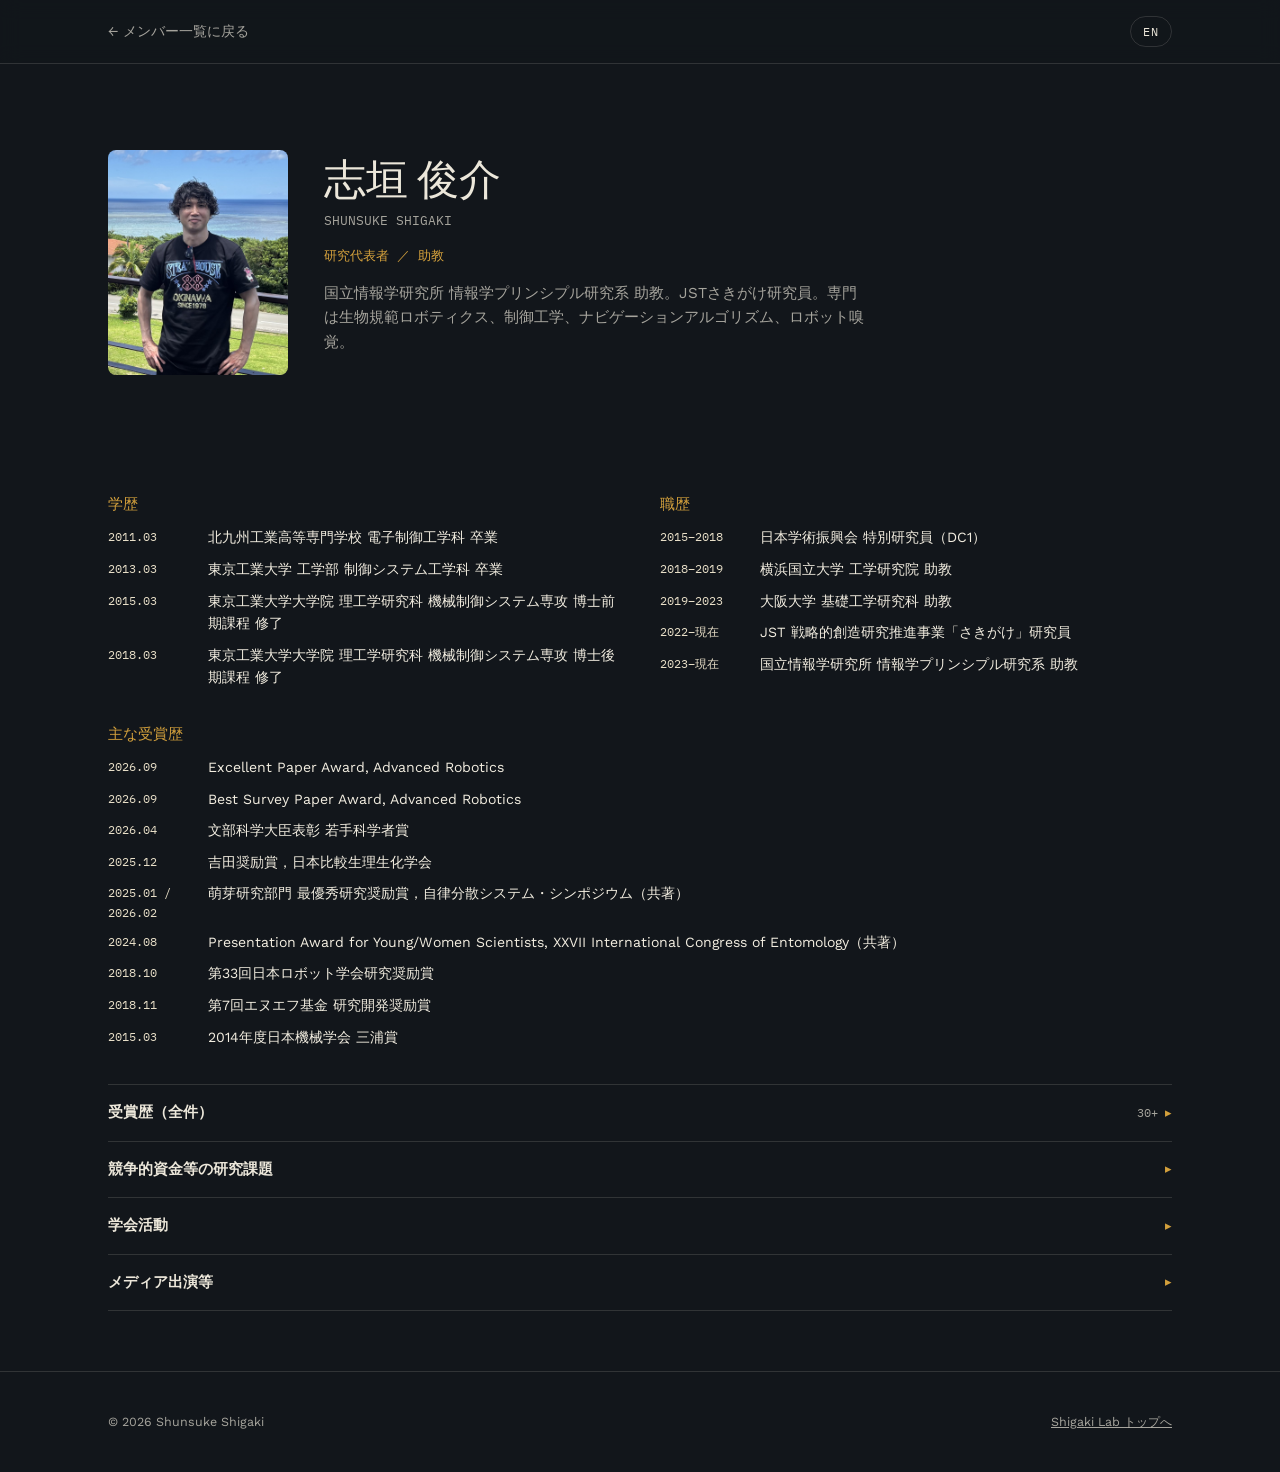
<file: members/shigaki.html>
<!DOCTYPE html>
<html lang="ja">
<head>
<meta charset="UTF-8">
<meta name="viewport" content="width=device-width, initial-scale=1.0">
<title>志垣俊介 Shunsuke Shigaki | Shigaki Lab</title>
<link rel="icon" href="../assets/logo.png" type="image/png">
<link rel="preconnect" href="https://fonts.googleapis.com">
<link rel="preconnect" href="https://fonts.gstatic.com" crossorigin>
<link href="https://fonts.googleapis.com/css2?family=Fraunces:ital,opsz,wght@0,9..144,300;0,9..144,500;0,9..144,600;1,9..144,500&family=Work+Sans:wght@300;400;500;600;700&family=IBM+Plex+Mono:wght@400;500&display=swap" rel="stylesheet">
<link rel="stylesheet" href="../assets/style.css">
</head>
<body class="lang-ja">

<header class="profile-nav">
  <div class="nav-inner">
    <a class="back-link" href="../members.html">
      <span class="t-ja">← メンバー一覧に戻る</span><span class="t-en" hidden>← Back to Members</span>
    </a>
    <button id="langToggle">EN</button>
  </div>
</header>

<section class="profile-hero">
  <div class="wrap profile-hero-inner">
    <img src="../assets/shigaki.jpg" alt="Shunsuke Shigaki">
    <div>
      <h1>志垣 俊介</h1>
      <div class="en-name">SHUNSUKE SHIGAKI</div>
      <div class="role t-ja">研究代表者 ／ 助教</div>
      <div class="role t-en" hidden>Principal Investigator / Assistant Professor</div>
      <p class="bio t-ja">国立情報学研究所 情報学プリンシプル研究系 助教。JSTさきがけ研究員。専門は生物規範ロボティクス、制御工学、ナビゲーションアルゴリズム、ロボット嗅覚。</p>
      <p class="bio t-en" hidden>Assistant Professor, Principles of Informatics Research Division, National Institute of Informatics, and PRESTO Researcher, JST. Works on bio-inspired robotics, control engineering, navigation algorithms, and robotic olfaction.</p>
    </div>
  </div>
</section>

<section class="profile-section">
  <div class="wrap">
    <div class="cv-grid">
      <div class="cv-block">
        <h4 class="t-ja">学歴</h4><h4 class="t-en" hidden>Education</h4>
        <ul class="cv-list">
          <li><span class="yr">2011.03</span><span class="t-ja">北九州工業高等専門学校 電子制御工学科 卒業</span><span class="t-en" hidden>Graduated, Dept. of Electronic Control Engineering, Kitakyushu National College of Technology</span></li>
          <li><span class="yr">2013.03</span><span class="t-ja">東京工業大学 工学部 制御システム工学科 卒業</span><span class="t-en" hidden>B.Eng., Dept. of Control and Systems Engineering, Tokyo Institute of Technology</span></li>
          <li><span class="yr">2015.03</span><span class="t-ja">東京工業大学大学院 理工学研究科 機械制御システム専攻 博士前期課程 修了</span><span class="t-en" hidden>M.Eng., Dept. of Mechanical and Control Systems Engineering, Tokyo Institute of Technology</span></li>
          <li><span class="yr">2018.03</span><span class="t-ja">東京工業大学大学院 理工学研究科 機械制御システム専攻 博士後期課程 修了</span><span class="t-en" hidden>Ph.D., Dept. of Mechanical and Control Systems Engineering, Tokyo Institute of Technology</span></li>
        </ul>
      </div>
      <div class="cv-block">
        <h4 class="t-ja">職歴</h4><h4 class="t-en" hidden>Career</h4>
        <ul class="cv-list">
          <li><span class="yr">2015–2018</span><span class="t-ja">日本学術振興会 特別研究員（DC1）</span><span class="t-en" hidden>JSPS Research Fellow (DC1)</span></li>
          <li><span class="yr">2018–2019</span><span class="t-ja">横浜国立大学 工学研究院 助教</span><span class="t-en" hidden>Assistant Professor, Faculty of Engineering, Yokohama National University</span></li>
          <li><span class="yr">2019–2023</span><span class="t-ja">大阪大学 基礎工学研究科 助教</span><span class="t-en" hidden>Assistant Professor, Graduate School of Engineering Science, Osaka University</span></li>
          <li><span class="yr">2022–現在</span><span class="t-ja">JST 戦略的創造研究推進事業「さきがけ」研究員</span><span class="t-en" hidden>PRESTO Researcher, Japan Science and Technology Agency (JST)</span></li>
          <li><span class="yr">2023–現在</span><span class="t-ja">国立情報学研究所 情報学プリンシプル研究系 助教</span><span class="t-en" hidden>Assistant Professor, Principles of Informatics Research Division, National Institute of Informatics</span></li>
        </ul>
      </div>
    </div>

    <div class="cv-block" style="margin-bottom:36px;">
      <h4 class="t-ja">主な受賞歴</h4><h4 class="t-en" hidden>Selected Awards</h4>
      <ul class="cv-list">
        <li><span class="yr">2026.09</span><span>Excellent Paper Award, Advanced Robotics</span></li>
        <li><span class="yr">2026.09</span><span>Best Survey Paper Award, Advanced Robotics</span></li>
        <li><span class="yr">2026.04</span><span>文部科学大臣表彰 若手科学者賞</span></li>
        <li><span class="yr">2025.12</span><span>吉田奨励賞，日本比較生理生化学会</span></li>
        <li><span class="yr">2025.01 / 2026.02</span><span>萌芽研究部門 最優秀研究奨励賞，自律分散システム・シンポジウム（共著）</span></li>
        <li><span class="yr">2024.08</span><span>Presentation Award for Young/Women Scientists, XXVII International Congress of Entomology（共著）</span></li>
        <li><span class="yr">2018.10</span><span>第33回日本ロボット学会研究奨励賞</span></li>
        <li><span class="yr">2018.11</span><span>第7回エヌエフ基金 研究開発奨励賞</span></li>
        <li><span class="yr">2015.03</span><span>2014年度日本機械学会 三浦賞</span></li>
      </ul>
    </div>

    <details>
      <summary><span><span class="t-ja">受賞歴（全件）</span><span class="t-en" hidden>Full Award List</span></span><span class="count">30+ <span class="arrow">▸</span></span></summary>
      <ul class="detail-list">
        <li>2011.03 北九州工業高等専門学校，雄志台賞（最優秀学生賞）</li>
        <li>2014.08 日本比較生理生化学会若手参加助成</li>
        <li>2014.09 優秀講演賞，計測自動制御学会第20回創発システムシンポジウム</li>
        <li>2015.03 2014年度日本機械学会三浦賞受賞</li>
        <li>2016.08 最優秀講演賞，計測自動制御学会第22回創発システムシンポジウム</li>
        <li>2016.12 優秀講演賞，第17回計測自動制御学会システムインテグレーション部門講演会</li>
        <li>2017.07 国際交流援助（IROS2017参加），ライフサイエンス財団</li>
        <li>2017.12 優秀講演賞，第18回計測自動制御学会システムインテグレーション部門講演会</li>
        <li>2018.10 第33回日本ロボット学会研究奨励賞</li>
        <li>2018.11 第7回エヌエフ基金 研究開発奨励賞</li>
        <li>2018.12 2018年度SICE SI部門若手研究奨励賞</li>
        <li>2019.07 国際交流援助（IROS2019参加），矢崎科学技術振興記念財団</li>
        <li>2019.12 優秀講演賞，第20回計測自動制御学会システムインテグレーション部門講演会</li>
        <li>2020.12 優秀講演賞，第21回計測自動制御学会システムインテグレーション部門講演会（共著）</li>
        <li>2023.12 優秀講演賞，第24回計測自動制御学会システムインテグレーション部門講演会</li>
        <li>2024.08 Presentation Award for Young Scientists, XXVII International Congress of Entomology（共著）</li>
        <li>2024.08 Presentation Award for Women Scientists, XXVII International Congress of Entomology（共著）</li>
        <li>2025.01 The 1st International Symposium on Physical Artificial Intelligence and Robotics, Best Paper Awards（共著）</li>
        <li>2025.01 萌芽研究部門 最優秀研究奨励賞，第37回自律分散システム・シンポジウム（共著）</li>
        <li>2025.12 吉田奨励賞，日本比較生理生化学会</li>
        <li>2026.02 萌芽研究部門 最優秀研究奨励賞，第38回自律分散システム・シンポジウム（共著）</li>
        <li>2026.04 文部科学大臣表彰 若手科学者賞，昆虫のナビゲーション戦略の解明と実世界応用に関する研究</li>
        <li>2026.09 Advanced Robotics, Excellent Paper Award</li>
        <li>2026.09 Advanced Robotics, Best Survey Paper Award</li>
      </ul>
    </details>

    <details>
      <summary><span><span class="t-ja">競争的資金等の研究課題</span><span class="t-en" hidden>Competitive Research Funding</span></span><span class="count"><span class="arrow">▸</span></span></summary>
      <ul class="detail-list">
        <li><strong>＜代表＞</strong> 昆虫嗅覚受容体を利用した異種匂い物質源定位クワッドコプターシステムの構築｜三菱財団 自然科学研究助成（若手）｜2019.09–2020.10</li>
        <li>昆虫のアクティブセンシングに学ぶ化学感覚を用いた空間認知システムの構築｜積水化学 自然に学ぶものづくり研究助成プログラム｜2019.09–2020.10</li>
        <li>アニマル・インザ・ループによる昆虫の適応的嗅覚ナビゲーション機能の解明と再構成｜JSPS科研費 新学術領域研究｜2019.04–2021.03</li>
        <li>全方位移動型トレッドミルによる昆虫の適応的行動選択指標の獲得と工学的再現｜JSPS科研費 若手研究｜2019.04–2022.03</li>
        <li>全方位移動型昆虫トレッドミルを用いた昆虫の状況適応的な行動選択過程のモデル化｜JSPS科研費 研究活動スタート支援｜2018.08–2019.03</li>
        <li>昆虫脳情報処理に基づく状況依存的匂い源探索行動戦略の同定と再構成｜JSPS科研費｜2015.04–2018.03</li>
        <li><strong>＜分担＞</strong> 感覚と行動への介入装置を用いた生物の匂い源探索行動に対する適応システム解析｜JSPS科研費 基盤研究(B)（代表：倉林大輔教授）｜2019.04–2022.03</li>
      </ul>
    </details>

    <details>
      <summary><span><span class="t-ja">学会活動</span><span class="t-en" hidden>Society Memberships</span></span><span class="count"><span class="arrow">▸</span></span></summary>
      <ul class="detail-list">
        <li>米国電気電子学会（IEEE）</li>
        <li>北米神経学会（SfN）</li>
        <li>計測自動制御学会（SICE）― 自律分散システム部会 副幹事（2020年1月〜）</li>
        <li>日本ロボット学会（RSJ）</li>
        <li>日本機械学会（JSME）</li>
        <li>日本比較生理生化学会（JSCPB）― 若手の会幹事（2016.04–2017.12），行事委員（2018.01〜）</li>
      </ul>
    </details>

    <details>
      <summary><span><span class="t-ja">メディア出演等</span><span class="t-en" hidden>Media Coverage</span></span><span class="count"><span class="arrow">▸</span></span></summary>
      <ul class="detail-list">
        <li>"<a href="https://techxplore.com/news/2026-03-insect-robot-tracks-odors-antenna.html" target="_blank" rel="noopener">Insect-inspired robot tracks odors even with only one working 'antenna'</a>", Tech Xplore, 2026.03.23</li>
        <li><a href="https://www.kankyo-news.co.jp/news/fae9a63c-a943-4d7d-97c4-78e284486151" target="_blank" rel="noopener">においロボで救助や環境監視 昆虫の行動原理を応用</a>，環境新聞，2026.03.24</li>
        <li>"<a href="https://techxplore.com/news/2022-11-palm-sized-drone-track-chemical-plumes.html" target="_blank" rel="noopener">A palm-sized drone to track chemical plumes</a>", Tech Xplore, 2022.11.14</li>
        <li>"<a href="https://www3.nhk.or.jp/nhkworld/en/tv/scienceview/20221011/2015287/" target="_blank" rel="noopener">Biomimicry Changes the Future of Robotics</a>", NHK World, 2022.10.11</li>
        <li>"<a href="https://www.asahi.com/articles/ASQ5W6GZCQ5TPLBJ006.html" target="_blank" rel="noopener">ムシもハマる没入感「昆虫用VR」登場</a>"，朝日新聞，2022.05.30</li>
        <li>"<a href="https://sj.jst.go.jp/news/202202/n0224-02k.html" target="_blank" rel="noopener">Biological olfactory navigation behavior: Osaka University clarifies concept through VR for insects</a>", Science Japan, 2022.02.24</li>
        <li>昆虫がニオイを探るメカニズムを大解剖，おはようパーソナリティ道上洋三です，ABCラジオ，2022.02.09</li>
        <li>科学新聞 1面記事，生物のにおい源探索行動感覚情報統合が必要，2022.01.21</li>
        <li>"<a href="https://www.soci.org/chemistry-and-industry/cni-data/2021/1/fly-by-moth-drone" target="_blank" rel="noopener">Fly-by-moth drone</a>", SCI: where science meets business, 2021</li>
      </ul>
    </details>
  </div>
</section>

<footer>
  <div class="wrap">
    <span>&copy; <span id="year"></span> Shunsuke Shigaki</span>
    <a href="../index.html" class="t-ja" style="color:inherit;">Shigaki Lab トップへ</a>
    <a href="../index.html" class="t-en" hidden style="color:inherit;">Back to Shigaki Lab</a>
  </div>
</footer>

<script src="../assets/site.js"></script>
</body>
</html>
</file>
<file: assets/style.css>
:root{
    --ink:#12161b;
    --ink-panel:#1a2129;
    --ink-line: rgba(237,231,218,0.14);
    --paper:#f2ede0;
    --paper-panel:#e8e1cf;
    --paper-line: rgba(28,27,23,0.14);
    --text-light:#ece7da;
    --text-light-dim: rgba(236,231,218,0.68);
    --text-dark:#1c1b17;
    --text-dark-dim: rgba(28,27,23,0.65);
    --amber:#d3a03c;
    --amber-deep:#a97a24;
    --teal:#4f9187;
    --teal-deep:#396c64;
    --serif: "Fraunces", serif;
    --sans: "Work Sans", sans-serif;
    --mono: "IBM Plex Mono", monospace;
    --maxw: 1120px;
  }
  *{box-sizing:border-box;}
  html{scroll-behavior:smooth;}
  body{
    margin:0;
    font-family:var(--sans);
    background:var(--ink);
    color:var(--text-light);
    line-height:1.6;
  }
  [hidden]{display:none !important;}
  img{max-width:100%; display:block;}
  a{color:inherit;}
  .wrap{max-width:var(--maxw); margin:0 auto; padding:0 28px;}
  h1,h2,h3,h4{font-family:var(--serif); font-weight:500; margin:0; line-height:1.15;}
  section{padding:96px 0;}
  .eyebrow{
    font-family:var(--sans); font-weight:600; font-size:0.78rem;
    letter-spacing:0.02em; color:var(--amber); margin-bottom:14px;
  }
  .paper .eyebrow{color:var(--teal-deep);}

  /* ---------- NAV ---------- */
  header.site-nav{
    position:fixed; top:0; left:0; right:0; z-index:100;
    backdrop-filter: blur(10px);
    background: rgba(18,22,27,0.82);
    border-bottom:1px solid var(--ink-line);
  }
  .nav-inner{
    max-width:var(--maxw); margin:0 auto; padding:16px 28px;
    display:flex; align-items:center; justify-content:space-between;
  }
  .brand{display:flex; align-items:center; gap:10px; font-family:var(--serif); font-size:1.05rem; letter-spacing:0.01em;}
  .brand svg{width:26px; height:26px; flex-shrink:0;}
  nav.links{display:flex; gap:28px; align-items:center;}
  nav.links a{
    font-size:0.86rem; text-decoration:none; color:var(--text-light-dim);
    letter-spacing:0.01em; transition:color .15s;
  }
  nav.links a:hover{color:var(--amber);}
  #langToggle{
    font-family:var(--mono); font-size:0.72rem; letter-spacing:0.08em;
    background:transparent; border:1px solid var(--ink-line); color:var(--text-light);
    padding:7px 12px; border-radius:999px; cursor:pointer;
  }
  #langToggle:hover{border-color:var(--amber); color:var(--amber);}
  #navToggle{display:none; background:none; border:none; color:var(--text-light); font-size:1.4rem; cursor:pointer;}

  @media (max-width: 780px){
    nav.links{
      position:fixed; top:64px; left:0; right:0; bottom:0;
      flex-direction:column; align-items:flex-start; padding:24px 28px;
      background:var(--ink); transform:translateX(100%); transition:transform .25s ease;
      gap:22px;
    }
    nav.links.open{transform:translateX(0);}
    #navToggle{display:block;}
  }

  /* ---------- HERO ---------- */
  .hero{
    min-height:auto; display:flex; align-items:center;
    padding-top:130px; padding-bottom:56px;
    background:
      radial-gradient(circle at 82% 18%, rgba(211,160,60,0.10), transparent 45%),
      radial-gradient(circle at 15% 85%, rgba(79,145,135,0.12), transparent 40%),
      var(--ink);
  }
  .hero-inner{
    display:grid; grid-template-columns: 1.1fr 0.9fr; gap:48px; align-items:center;
  }
  .hero h1{font-size:clamp(2.4rem, 5vw, 3.6rem); margin-bottom:6px;}
  .hero .en-name{font-family:var(--mono); font-size:0.85rem; color:var(--text-light-dim); letter-spacing:0.04em; margin-bottom:28px;}
  .hero p.tagline{font-size:1.08rem; max-width:46ch; color:var(--text-light-dim); margin-bottom:30px;}
  .affil{font-size:0.92rem; color:var(--amber); margin-bottom:36px; line-height:1.55;}
  .chips{display:flex; flex-wrap:wrap; gap:10px;}
  .chip{
    border:1px solid var(--ink-line); border-radius:999px; padding:7px 16px;
    font-size:0.78rem; color:var(--text-light-dim); font-family:var(--mono);
  }
  .hero-art{position:relative;}
  .hero-art svg{width:100%; height:auto;}
  @media (max-width: 900px){
    .hero-inner{grid-template-columns:1fr;}
    .hero-art{order:-1; max-width:340px; margin:0 auto 20px;}
  }

  .news-strip{border-top:1px solid var(--ink-line);}
  .news-strip .wrap{padding:26px 28px;}
  .hero-news{margin-top:34px; padding-top:26px; border-top:1px solid var(--ink-line); max-width:46ch;}
  .hero-news-label{font-family:var(--sans); font-weight:600; font-size:0.78rem; letter-spacing:0.02em; color:var(--amber); margin-bottom:14px;}
  .news-list{list-style:none; margin:0; padding:0; display:flex; flex-direction:column; gap:10px;}
  .news-list li{display:flex; gap:16px; font-size:0.86rem; color:var(--text-light-dim);}
  .news-list time{font-family:var(--mono); color:var(--amber); flex-shrink:0; width:76px;}

  /* ---------- PAPER SECTIONS ---------- */
  .paper{ background:var(--paper); color:var(--text-dark); }
  .paper h2, .paper h3{ color:var(--text-dark); }
  .paper .sub{color:var(--text-dark-dim);}
  .section-head{max-width:640px; margin-bottom:56px;}
  .section-head h2{font-size:clamp(1.8rem,3.4vw,2.5rem);}
  .section-head p{color:var(--text-light-dim); margin-top:14px; font-size:1rem;}
  .paper .section-head p{color:var(--text-dark-dim);}

  /* ---------- MEMBERS ---------- */
  .pi-card{
    display:grid; grid-template-columns: 220px 1fr; gap:40px;
    padding-bottom:44px; border-bottom:1px solid var(--ink-line);
    margin-bottom:44px;
  }
  .pi-card img{border-radius:6px; filter:grayscale(15%);}
  .pi-name{font-size:1.6rem; margin-bottom:2px;}
  .pi-title{font-family:var(--mono); font-size:0.82rem; color:var(--amber); margin-bottom:16px;}
  .pi-bio{color:var(--text-light-dim); max-width:60ch; margin-bottom:18px;}
  .pi-contact a{color:var(--teal); text-decoration:none; font-size:0.9rem;}
  @media (max-width:700px){ .pi-card{grid-template-columns:1fr; text-align:left;} .pi-card img{width:140px;} }

  .cv-grid{display:grid; grid-template-columns:1fr 1fr; gap:40px; margin-bottom:36px;}
  @media (max-width:780px){ .cv-grid{grid-template-columns:1fr;} }
  .cv-block h4{font-size:0.95rem; margin-bottom:14px; color:var(--amber);}
  .cv-list{list-style:none; margin:0; padding:0; display:flex; flex-direction:column; gap:9px;}
  .cv-list li{font-size:0.88rem; color:var(--text-light-dim); display:flex; gap:12px;}
  .cv-list .yr{font-family:var(--mono); font-size:0.76rem; color:var(--text-light-dim); flex-shrink:0; width:88px; padding-top:1px;}

  details{border-top:1px solid var(--ink-line); padding:16px 0;}
  details:last-of-type{border-bottom:1px solid var(--ink-line);}
  summary{
    cursor:pointer; font-family:var(--sans); font-weight:600; font-size:0.92rem;
    display:flex; justify-content:space-between; align-items:center; list-style:none;
  }
  summary::-webkit-details-marker{display:none;}
  summary .count{font-family:var(--mono); font-size:0.74rem; color:var(--text-light-dim); font-weight:400;}
  summary .arrow{transition:transform .2s; font-size:0.8rem; color:var(--amber);}
  details[open] summary .arrow{transform:rotate(90deg);}
  .paper details{border-color:var(--paper-line);}
  .detail-list{list-style:none; margin:16px 0 4px; padding:0; display:flex; flex-direction:column; gap:10px;}
  .detail-list li{font-size:0.86rem; color:var(--text-light-dim); padding-left:20px; position:relative;}
  .detail-list li::before{content:"—"; position:absolute; left:0; color:var(--amber);}
  .paper .detail-list li{color:var(--text-dark-dim);}
  .paper .detail-list li::before{color:var(--amber-deep);}
  .paper .detail-list li a{color:var(--teal-deep);}
  .paper summary .count{color:var(--text-dark-dim);}
  .paper summary{color:var(--text-dark);}

  .member-placeholder{
    margin-top:12px; border:1px dashed var(--ink-line); border-radius:8px;
    padding:26px; color:var(--text-light-dim); font-size:0.88rem;
  }
  .member-group-label{color:var(--amber); font-size:0.85rem; margin-bottom:20px; font-family:var(--sans); font-weight:600;}
  .student-grid{display:grid; grid-template-columns:repeat(auto-fill, minmax(230px,1fr)); gap:24px; margin-bottom:16px;}
  .student-card{border:1px solid var(--ink-line); border-radius:8px; padding:22px;}
  .student-avatar{
    width:48px; height:48px; border-radius:50%; background:var(--amber);
    color:#1c1508; font-family:var(--serif); font-size:1.1rem; font-weight:600;
    display:flex; align-items:center; justify-content:center; margin-bottom:14px;
    overflow:hidden;
  }
  .student-avatar img{width:100%; height:100%; object-fit:cover; border-radius:50%;}
  .student-name{font-size:1.02rem; margin-bottom:4px;}
  .student-role{font-family:var(--mono); font-size:0.74rem; color:var(--text-light-dim); line-height:1.6;}

  /* ---------- RESEARCH ---------- */
  .research-item{
    display:grid; grid-template-columns: 320px 1fr; gap:40px;
    padding:36px 0; border-top:1px solid var(--paper-line);
  }
  .research-item:last-child{border-bottom:1px solid var(--paper-line);}
  .research-item img{border-radius:6px; border:1px solid var(--paper-line);}
  .research-item.no-image{grid-template-columns:1fr;}
  .research-icon{
    width:56px; height:56px; border-radius:50%; border:1px solid var(--paper-line);
    display:flex; align-items:center; justify-content:center; margin-bottom:18px;
  }
  .research-title{font-size:1.15rem; margin-bottom:10px;}
  .research-text{font-size:0.92rem; color:var(--text-dark-dim); max-width:64ch;}
  .research-meta{margin-top:14px; display:flex; gap:14px; flex-wrap:wrap;}
  .research-meta a{
    font-family:var(--mono); font-size:0.74rem; color:var(--teal-deep);
    text-decoration:none; border-bottom:1px solid var(--teal-deep);
  }
  @media (max-width:780px){ .research-item{grid-template-columns:1fr;} }

  /* ---------- PUBLICATIONS ---------- */
  .pub-list{list-style:decimal; margin:16px 0 4px; padding-left:22px; display:flex; flex-direction:column; gap:12px;}
  .pub-list li{font-size:0.88rem; color:var(--text-dark-dim); line-height:1.55;}
  .pub-list a{color:var(--teal-deep); text-decoration:underline;}
  .pub-list strong{color:var(--text-dark); font-weight:600;}
  .pub-note{font-size:0.82rem; color:var(--text-dark-dim); margin-top:-30px; margin-bottom:40px;}
  section.profile-section .pub-list li{color:#f2ede0 !important;}
  section.profile-section .pub-list a{color:#8fd6cb !important;}
  section.profile-section .pub-list strong{color:#f2ede0 !important;}
  section.profile-section .pub-list em{color:#f2ede0 !important;}
  section.profile-section .cv-list li{color:#f2ede0 !important;}
  section.profile-section .cv-list .yr{color:#e8dfc8 !important;}

  /* ---------- CONTACT / RECRUIT ---------- */
  .split{display:grid; grid-template-columns:1fr 1fr; gap:60px;}
  @media (max-width:780px){ .split{grid-template-columns:1fr; gap:48px;} }
  .contact-block h4{font-size:0.85rem; color:var(--amber); margin-bottom:10px; font-family:var(--sans); font-weight:600;}
  .contact-block p{margin:0 0 22px; color:var(--text-light-dim); font-size:0.94rem;}
  .contact-block a.email{
    font-family:var(--mono); font-size:1.05rem; color:var(--text-light);
    text-decoration:none; border-bottom:1px solid var(--amber);
  }
  .recruit-points{list-style:none; margin:0 0 30px; padding:0; display:flex; flex-direction:column; gap:14px;}
  .recruit-points li{display:flex; gap:12px; font-size:0.94rem; color:var(--text-light-dim);}
  .recruit-points svg{flex-shrink:0; margin-top:3px; width:16px; height:16px; color:var(--teal);}
  .cta-btn{
    display:inline-block; margin-top:8px; padding:13px 26px; border-radius:999px;
    background:var(--amber); color:#1c1508; text-decoration:none; font-weight:600; font-size:0.9rem;
  }
  .cta-btn:hover{background:var(--amber-deep);}

  footer{padding:40px 0; border-top:1px solid var(--ink-line); font-size:0.78rem; color:var(--text-light-dim);}
  footer .wrap{display:flex; justify-content:space-between; flex-wrap:wrap; gap:10px;}

  .assumption-note{
    background: rgba(211,160,60,0.08); border:1px solid rgba(211,160,60,0.3);
    border-radius:8px; padding:16px 20px; font-size:0.82rem; color:var(--text-light-dim); margin-top:20px;
  }

  /* ---------- MEMBER NAME LINKS ---------- */
  .member-link{
    color:inherit; text-decoration:none; border-bottom:1px solid var(--amber);
    transition:color .15s;
  }
  .member-link:hover{color:var(--amber);}
  .student-name a.member-link{border-bottom-color:var(--amber);}

  /* ---------- MEMBER PROFILE PAGES ---------- */
  .profile-nav{
    position:fixed; top:0; left:0; right:0; z-index:100;
    backdrop-filter: blur(10px); background: rgba(18,22,27,0.82);
    border-bottom:1px solid var(--ink-line);
  }
  .profile-nav .nav-inner{
    max-width:var(--maxw); margin:0 auto; padding:16px 28px;
    display:flex; align-items:center; justify-content:space-between;
  }
  .profile-nav .back-link{
    font-size:0.86rem; text-decoration:none; color:var(--text-light-dim);
    display:flex; align-items:center; gap:8px;
  }
  .profile-nav .back-link:hover{color:var(--amber);}
  .profile-hero{padding:150px 0 60px; background:var(--ink);}
  .profile-hero-inner{display:grid; grid-template-columns:180px 1fr; gap:36px; align-items:center;}
  .profile-hero-inner img{border-radius:8px;}
  .profile-avatar-lg{
    width:180px; height:180px; border-radius:8px; background:var(--amber); color:#1c1508;
    font-family:var(--serif); font-size:3rem; font-weight:600;
    display:flex; align-items:center; justify-content:center;
  }
  .profile-hero h1{font-size:clamp(1.9rem,3.6vw,2.6rem); margin-bottom:6px;}
  .profile-hero .en-name{font-family:var(--mono); font-size:0.82rem; color:var(--text-light-dim); margin-bottom:14px;}
  .profile-hero .role{font-family:var(--mono); font-size:0.82rem; color:var(--amber); margin-bottom:14px;}
  .profile-hero .bio{color:var(--text-light-dim); max-width:60ch; font-size:0.95rem;}
  @media (max-width:640px){ .profile-hero-inner{grid-template-columns:1fr;} .profile-avatar-lg, .profile-hero-inner img{width:120px; height:120px;} }
  .profile-section{padding:60px 0;}
  .profile-section .section-head{margin-bottom:36px;}
  .profile-tbd{
    background: rgba(211,160,60,0.08); border:1px dashed rgba(211,160,60,0.35);
    border-radius:8px; padding:20px 22px; font-size:0.88rem; color:var(--text-light-dim);
  }

  /* ---------- MULTI-PAGE NAV ---------- */
  nav.links a.nav-active{color:var(--amber);}

  /* ---------- BRAND LOGO ---------- */
  .brand-logo{width:32px; height:32px; border-radius:50%; flex-shrink:0; object-fit:cover;}

  /* ---------- RESEARCH: prinlab-style clean card grid ---------- */
  .research-clean{background:#ffffff; color:#1c1b17;}
  .research-clean .wrap{padding-top:0;}
  .research-clean-head{padding:150px 0 32px;}
  .research-clean-head h1{
    font-family:var(--sans); font-weight:400; font-size:2.6rem;
    color:#8a887f; letter-spacing:0.01em;
  }
  .research-clean-intro{
    max-width:70ch; color:#55534b; font-size:0.95rem; margin-top:16px; line-height:1.7;
  }
  .research-category{padding:44px 0 8px;}
  .research-category h2{
    font-family:var(--sans); font-weight:700; font-size:1.3rem; color:#1c1b17;
    border-bottom:2px solid #1c1b17; padding-bottom:10px; margin-bottom:28px;
  }
  .research-grid{
    display:grid; grid-template-columns:1fr 1fr; gap:24px; padding-bottom:16px;
  }
  @media (max-width:820px){ .research-grid{grid-template-columns:1fr;} }
  .research-card{
    border:1px solid #e3e1d8; border-radius:10px; overflow:hidden;
    background:#fff; display:flex; flex-direction:column;
  }
  .research-card-image{
    width:100%; height:220px; object-fit:cover; display:block; background:#f2f0e8;
  }
  .research-card-placeholder{
    width:100%; height:220px; display:flex; align-items:center; justify-content:center;
    background:#f2f0e8;
  }
  .research-card-placeholder svg{width:64px; height:64px;}
  .research-card-body{padding:26px 28px 30px;}
  .research-card-title{
    font-family:var(--sans); font-weight:700; font-size:1.05rem; color:#1c1b17;
    margin-bottom:10px; line-height:1.4;
  }
  .research-card-desc{
    font-size:0.9rem; color:#55534b; margin-bottom:16px; line-height:1.65;
  }
  .research-card-bullets{list-style:none; margin:0; padding:0; display:flex; flex-direction:column; gap:9px;}
  .research-card-bullets li{
    font-size:0.86rem; color:#3a3830; line-height:1.55; padding-left:16px; position:relative;
  }
  .research-card-bullets li::before{
    content:"•"; position:absolute; left:0; color:#8a887f;
  }
  .research-card-bullets li.accent{color:var(--teal-deep);}
  .research-card-bullets li.accent::before{color:var(--teal-deep);}

  /* ---------- MAP EMBED ---------- */
  .map-embed{
    position:relative; width:100%; padding-bottom:42%; margin-top:8px;
    border-radius:8px; overflow:hidden; border:1px solid var(--ink-line);
  }
  .map-embed iframe{position:absolute; top:0; left:0; width:100%; height:100%; border:0;}
  @media (max-width:700px){ .map-embed{padding-bottom:75%;} }
  .map-link{font-size:0.82rem; color:var(--teal); margin-top:10px; display:inline-block;}

  /* ---------- HERO SLIDESHOW ---------- */
  .hero-slideshow{
    position:relative; width:100%; aspect-ratio:4/3; border-radius:14px;
    overflow:hidden; background:var(--ink);
    box-shadow:0 30px 60px -20px rgba(0,0,0,0.55);
  }
  .hero-slideshow .slide{
    position:absolute; inset:0; width:100%; height:100%;
    object-fit:cover; opacity:0;
    animation: slide-fade 15s infinite, slide-zoom 15s infinite linear;
  }
  .hero-slideshow .slide:nth-child(1){animation-delay:0s, 0s;}
  .hero-slideshow .slide:nth-child(2){animation-delay:5s, 5s;}
  .hero-slideshow .slide:nth-child(3){animation-delay:10s, 10s;}
  @keyframes slide-fade{
    0%{opacity:0;}
    3%{opacity:1;}
    30%{opacity:1;}
    36%{opacity:0;}
    100%{opacity:0;}
  }
  @keyframes slide-zoom{
    0%{transform:scale(1.0);}
    100%{transform:scale(1.1);}
  }
  .hero-slideshow::after{
    content:""; position:absolute; inset:0;
    background:linear-gradient(to top, rgba(18,22,27,0.82) 0%, rgba(18,22,27,0.05) 40%, transparent 65%);
    pointer-events:none;
  }
  .hero-slideshow-caption{
    position:absolute; left:20px; bottom:18px; right:20px; z-index:2;
    font-size:0.82rem; color:var(--text-light); font-family:var(--sans); font-weight:500;
    opacity:0; animation: slide-fade 15s infinite;
  }
  .hero-slideshow-caption:nth-of-type(1){animation-delay:0s;}
  .hero-slideshow-caption:nth-of-type(2){animation-delay:5s;}
  .hero-slideshow-caption:nth-of-type(3){animation-delay:10s;}
  .hero-slideshow-dots{
    position:absolute; right:18px; bottom:18px; z-index:2;
    display:flex; gap:6px;
  }
  .hero-slideshow-dots span{
    width:6px; height:6px; border-radius:50%; background:rgba(236,231,218,0.35);
    animation: dot-pulse 15s infinite;
  }
  .hero-slideshow-dots span:nth-child(1){animation-delay:0s;}
  .hero-slideshow-dots span:nth-child(2){animation-delay:5s;}
  .hero-slideshow-dots span:nth-child(3){animation-delay:10s;}
  @keyframes dot-pulse{
    0%{background:rgba(236,231,218,0.35);}
    3%{background:var(--amber);}
    30%{background:var(--amber);}
    36%{background:rgba(236,231,218,0.35);}
    100%{background:rgba(236,231,218,0.35);}
  }
  @media (prefers-reduced-motion: reduce){
    .hero-slideshow .slide, .hero-slideshow-caption, .hero-slideshow-dots span{ animation:none; }
    .hero-slideshow .slide:nth-child(1), .hero-slideshow-caption:nth-of-type(1){ opacity:1; }
    .hero-slideshow .slide:nth-child(2), .hero-slideshow .slide:nth-child(3),
    .hero-slideshow-caption:nth-of-type(2), .hero-slideshow-caption:nth-of-type(3){ opacity:0; }
  }
</file>
<file: assets/css/style.css>
:root {
  --max-width: 900px;
  --color-bg: #ffffff;
  --color-text: #1f2933;
  --color-muted: #5b6472;
  --color-accent: #1a5fb4;
  --color-accent-dark: #123f7a;
  --color-border: #e2e5e9;
  --color-card-bg: #f7f8fa;
  font-size: 16px;
}

* { box-sizing: border-box; }

body {
  margin: 0;
  font-family: "Hiragino Kaku Gothic ProN", "Yu Gothic", "Noto Sans JP", Helvetica, Arial, sans-serif;
  background: var(--color-bg);
  color: var(--color-text);
  line-height: 1.75;
}

a { color: var(--color-accent); text-decoration: none; }
a:hover { text-decoration: underline; }

img { max-width: 100%; height: auto; display: block; }

.site-header {
  border-bottom: 1px solid var(--color-border);
  position: sticky;
  top: 0;
  background: rgba(255,255,255,0.95);
  backdrop-filter: blur(4px);
  z-index: 10;
}

.site-header-inner {
  max-width: var(--max-width);
  margin: 0 auto;
  padding: 0.9rem 1.25rem;
  display: flex;
  align-items: center;
  justify-content: space-between;
  flex-wrap: wrap;
  gap: 0.5rem;
}

.site-title {
  font-weight: 700;
  font-size: 1.05rem;
  color: var(--color-text);
}
.site-title small {
  display: block;
  font-weight: 400;
  color: var(--color-muted);
  font-size: 0.8rem;
}

.site-nav ul {
  list-style: none;
  display: flex;
  gap: 1.25rem;
  margin: 0;
  padding: 0;
  flex-wrap: wrap;
}

.site-nav a {
  color: var(--color-text);
  font-weight: 500;
}

.site-nav a.active {
  color: var(--color-accent);
  border-bottom: 2px solid var(--color-accent);
}

main {
  max-width: var(--max-width);
  margin: 0 auto;
  padding: 2.5rem 1.25rem 4rem;
}

h1 {
  font-size: 1.8rem;
  margin-bottom: 0.5rem;
}

h2 {
  font-size: 1.3rem;
  margin-top: 2.5rem;
  padding-bottom: 0.4rem;
  border-bottom: 2px solid var(--color-border);
}

h3 {
  font-size: 1.1rem;
  margin-top: 2rem;
  color: var(--color-accent-dark);
}

.lead {
  font-size: 1.1rem;
  color: var(--color-muted);
  margin-top: 1rem;
}

.hero {
  display: flex;
  gap: 2rem;
  align-items: center;
  flex-wrap: wrap;
  margin-bottom: 1rem;
}

.hero img {
  width: 200px;
  border-radius: 8px;
  border: 1px solid var(--color-border);
}

.hero-text { flex: 1; min-width: 260px; }

.field-tags {
  display: flex;
  flex-wrap: wrap;
  gap: 0.5rem;
  margin: 0.75rem 0;
}

.field-tags span {
  background: var(--color-card-bg);
  border: 1px solid var(--color-border);
  border-radius: 999px;
  padding: 0.25rem 0.75rem;
  font-size: 0.85rem;
  color: var(--color-muted);
}

.card {
  background: var(--color-card-bg);
  border: 1px solid var(--color-border);
  border-radius: 10px;
  padding: 1.25rem 1.5rem;
  margin-top: 1.25rem;
}

.research-item {
  margin-top: 2.5rem;
  padding-top: 2rem;
  border-top: 1px solid var(--color-border);
}
.research-item:first-of-type {
  border-top: none;
  padding-top: 0;
}

.research-item figure {
  margin: 1rem 0;
}
.research-item figcaption {
  font-size: 0.85rem;
  color: var(--color-muted);
  margin-top: 0.4rem;
}

.video-embed {
  position: relative;
  padding-bottom: 56.25%;
  height: 0;
  overflow: hidden;
  border-radius: 8px;
  margin: 1rem 0;
  background: #000;
}
.video-embed iframe {
  position: absolute;
  top: 0; left: 0;
  width: 100%; height: 100%;
  border: 0;
}

.video-row {
  display: grid;
  grid-template-columns: repeat(auto-fit, minmax(220px, 1fr));
  gap: 1rem;
  margin: 1rem 0;
}
.video-row .video-embed { margin: 0; }

.btn-download {
  display: inline-block;
  margin-top: 0.75rem;
  padding: 0.5rem 1rem;
  border: 1px solid var(--color-accent);
  border-radius: 6px;
  color: var(--color-accent);
  font-size: 0.9rem;
  font-weight: 600;
}
.btn-download:hover { background: var(--color-accent); color: #fff; text-decoration: none; }

.status-tag {
  display: inline-block;
  background: #fdecea;
  color: #b3261e;
  border-radius: 4px;
  padding: 0.1rem 0.5rem;
  font-size: 0.8rem;
  margin-left: 0.5rem;
}

.pub-group h2 { margin-top: 3rem; }

.pub-list {
  list-style: none;
  margin: 1rem 0;
  padding: 0;
}
.pub-list li {
  padding: 0.6rem 0;
  border-bottom: 1px solid var(--color-border);
  font-size: 0.95rem;
}
.pub-list li:last-child { border-bottom: none; }

.links-grid {
  display: grid;
  grid-template-columns: repeat(auto-fit, minmax(200px, 1fr));
  gap: 0.75rem;
  margin: 1rem 0;
}
.links-grid a {
  display: block;
  background: var(--color-card-bg);
  border: 1px solid var(--color-border);
  border-radius: 8px;
  padding: 0.75rem 1rem;
  color: var(--color-text);
  font-weight: 500;
}
.links-grid a:hover { border-color: var(--color-accent); text-decoration: none; }

.collab-list {
  margin: 1rem 0;
  padding-left: 1.25rem;
}

dl.history dt {
  font-weight: 600;
  margin-top: 1rem;
}
dl.history dd {
  margin: 0.25rem 0 0;
  white-space: pre-line;
}

table.simple {
  width: 100%;
  border-collapse: collapse;
  margin: 1rem 0;
}
table.simple th, table.simple td {
  text-align: left;
  padding: 0.5rem 0.75rem;
  border-bottom: 1px solid var(--color-border);
  vertical-align: top;
  font-size: 0.95rem;
}

.site-footer {
  border-top: 1px solid var(--color-border);
  margin-top: 3rem;
}
.site-footer-inner {
  max-width: var(--max-width);
  margin: 0 auto;
  padding: 2rem 1.25rem;
  color: var(--color-muted);
  font-size: 0.9rem;
}
.site-footer a { color: var(--color-muted); }

@media (prefers-color-scheme: dark) {
  :root {
    --color-bg: #14181c;
    --color-text: #e8ecef;
    --color-muted: #9aa4af;
    --color-accent: #6fa8f5;
    --color-accent-dark: #a8cbfa;
    --color-border: #2a3138;
    --color-card-bg: #1c2126;
  }
  .site-header { background: rgba(20,24,28,0.95); }
  .status-tag { background: #3a201f; color: #ff8a80; }
}
</file>
